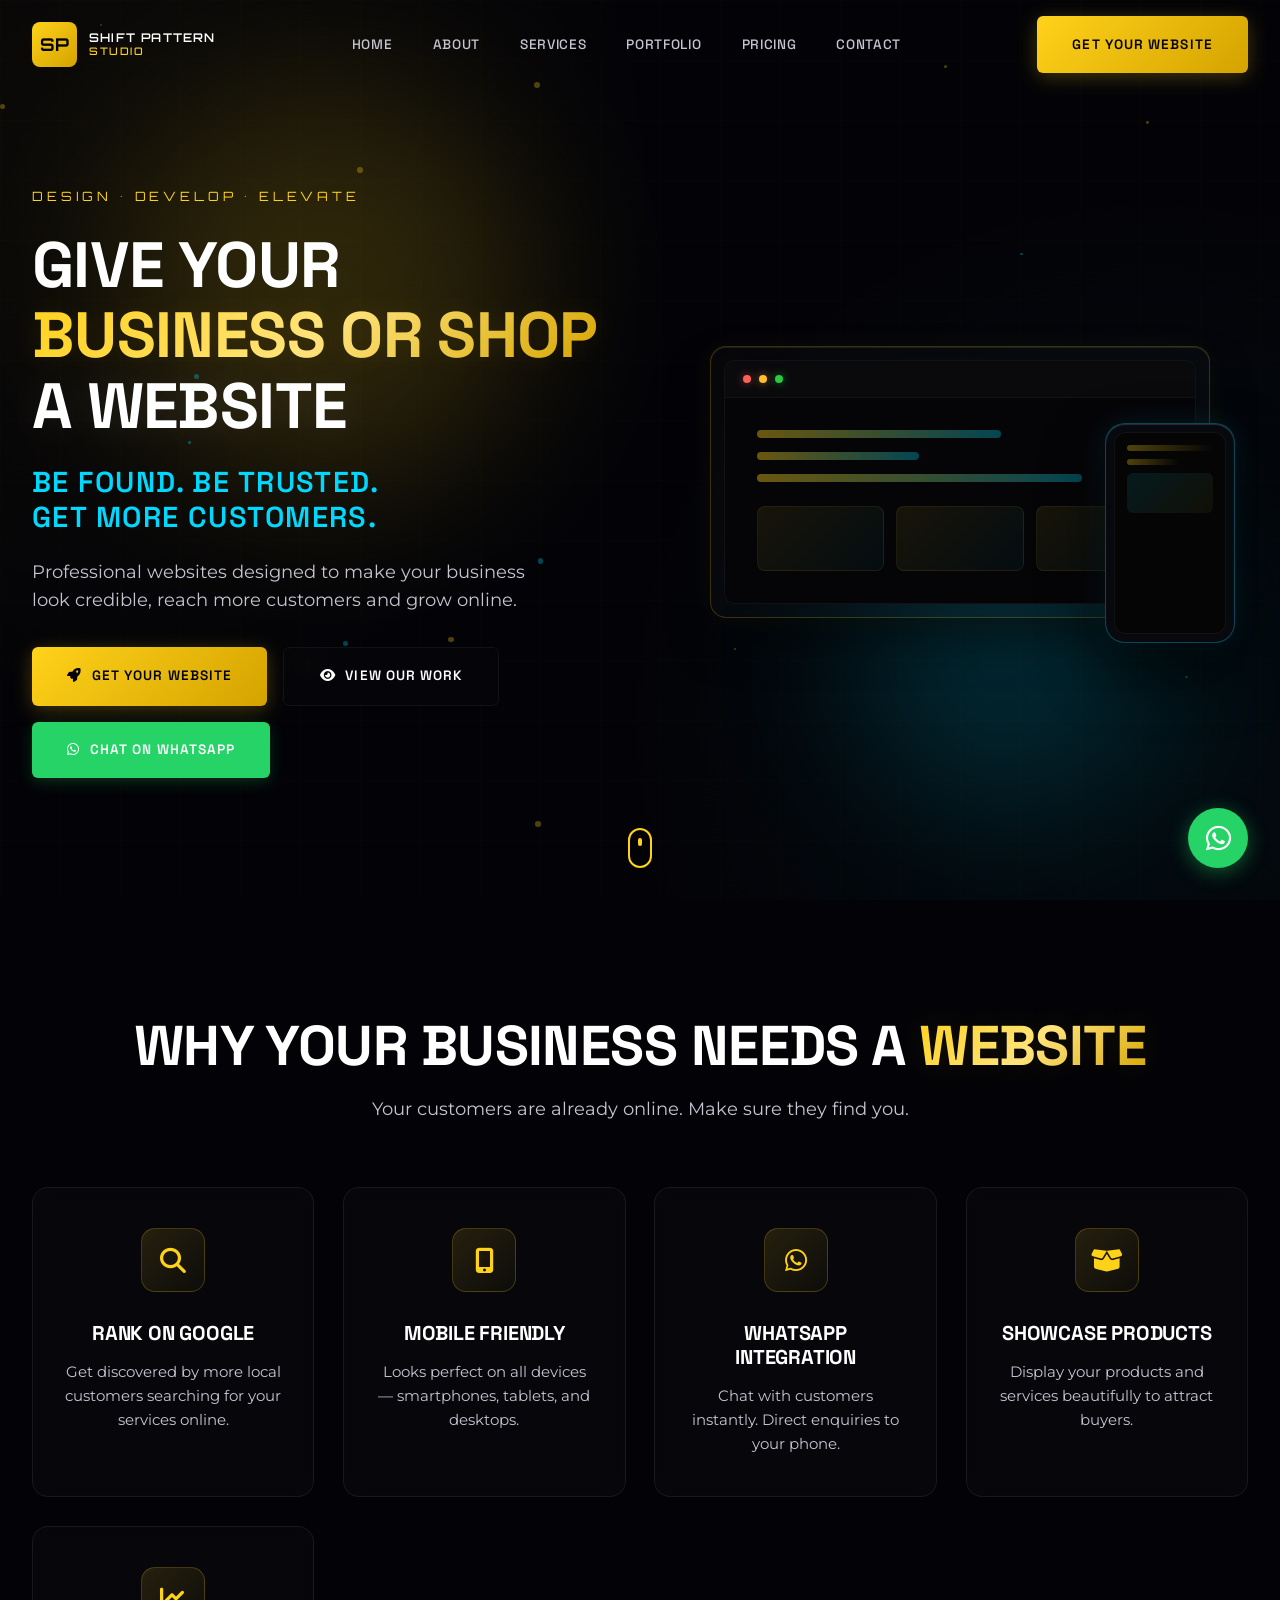
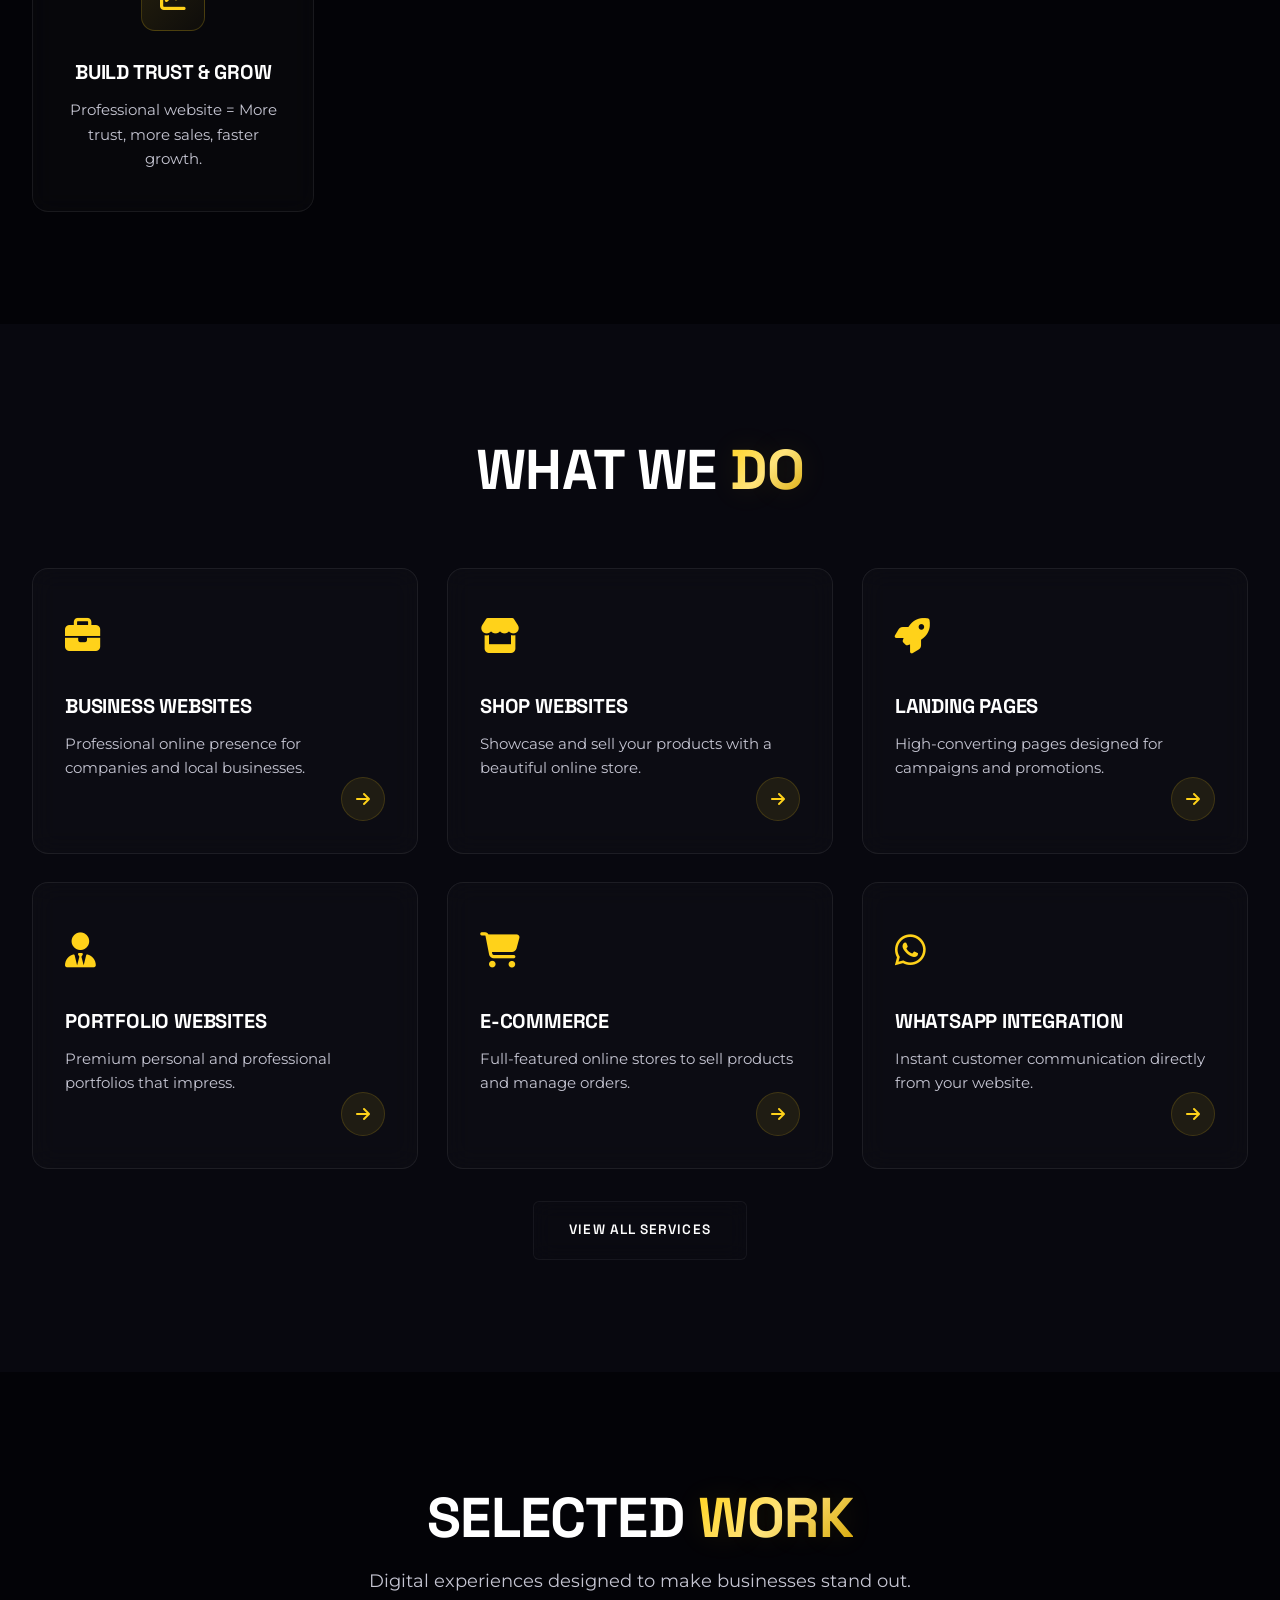
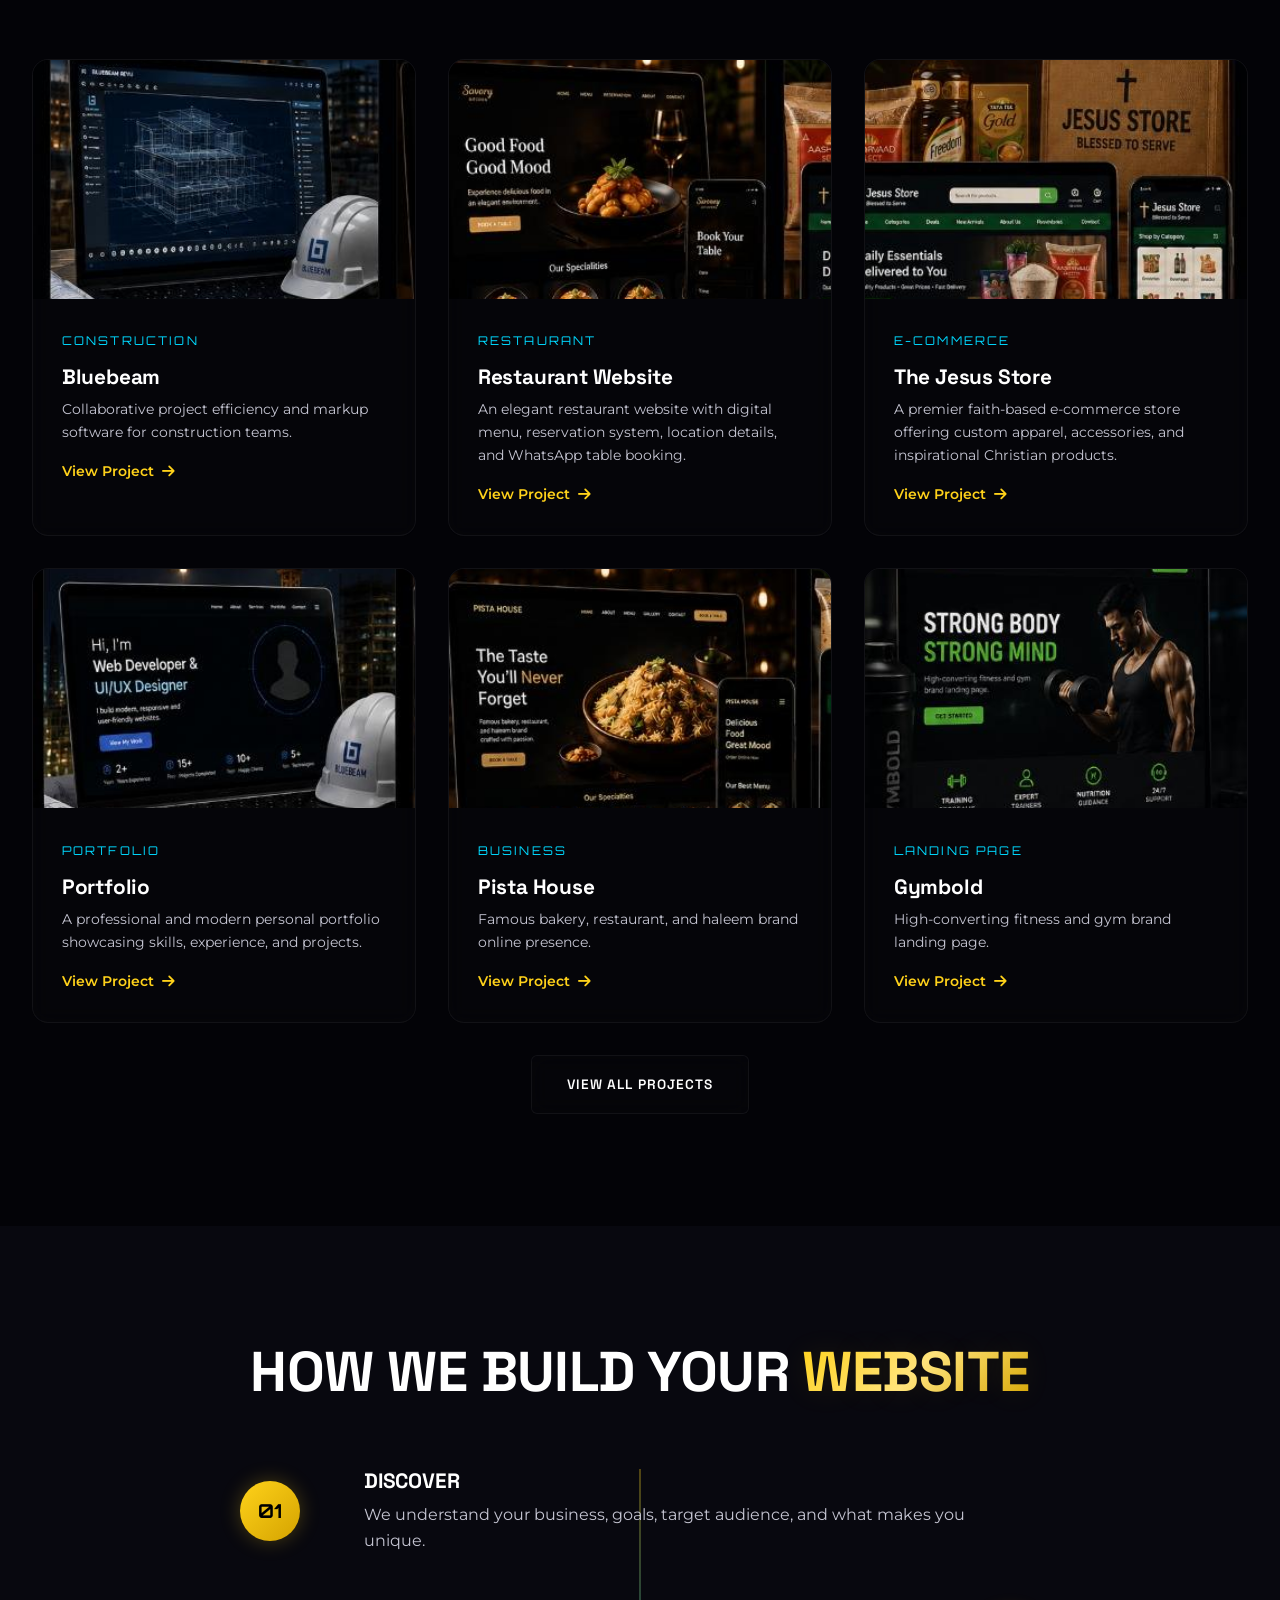
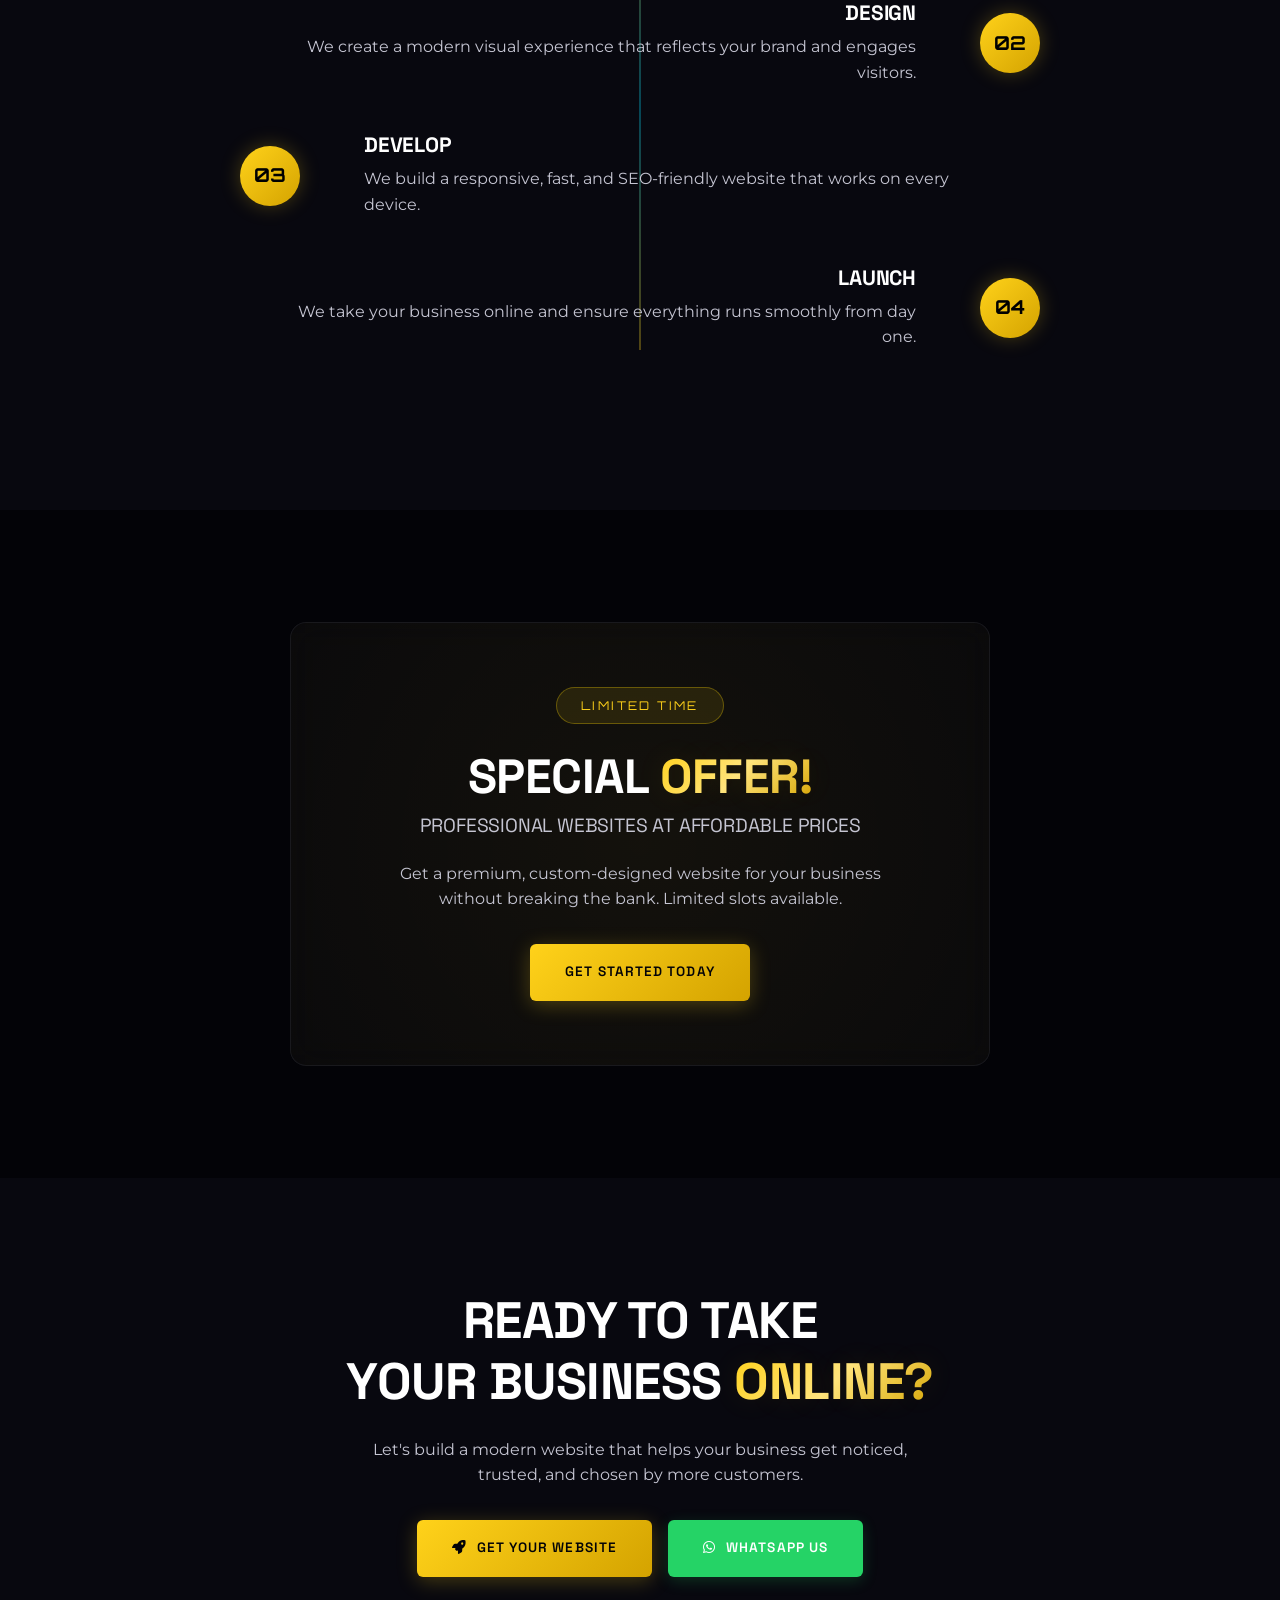
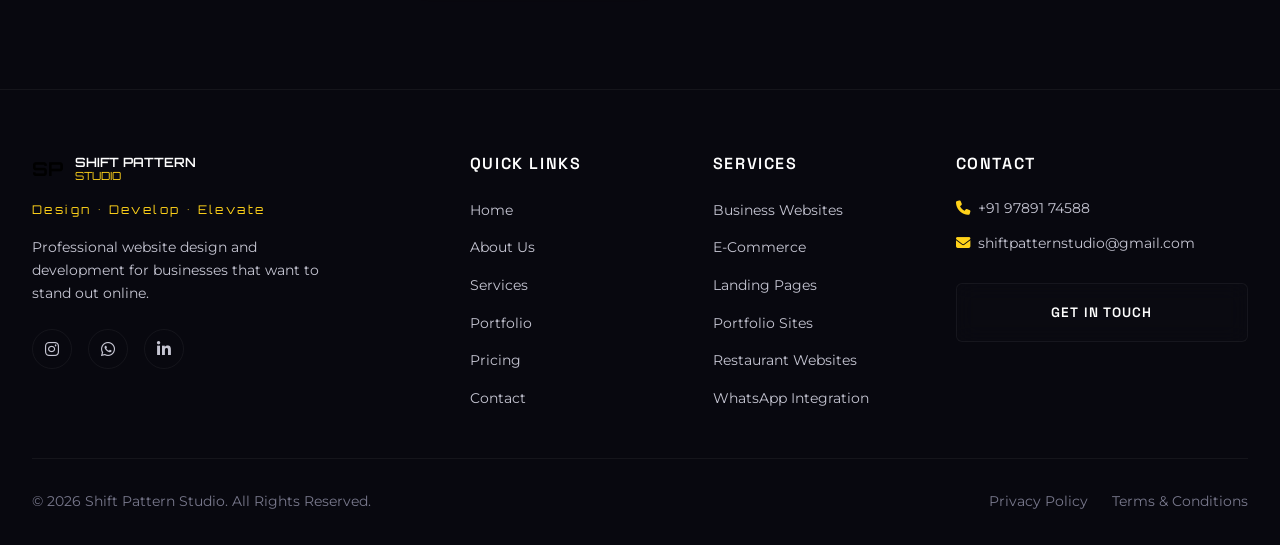
<file: index.html>
<!DOCTYPE html>
<html lang="en">
<head>
  <meta charset="UTF-8">
  <meta name="viewport" content="width=device-width, initial-scale=1.0">
  <meta name="description" content="Shift Pattern Studio creates modern, responsive websites for businesses, shops and brands. Design, Develop, Elevate your online presence.">
  <meta name="keywords" content="website design, web development, digital agency, business website, e-commerce, portfolio">
  <meta name="author" content="Shift Pattern Studio">
  <meta name="robots" content="index, follow">

  <!-- Open Graph -->
  <meta property="og:title" content="Shift Pattern Studio | Professional Website Design & Development">
  <meta property="og:description" content="Shift Pattern Studio creates modern, responsive websites for businesses, shops and brands. Design, Develop, Elevate your online presence.">
  <meta property="og:type" content="website">
  <meta property="og:url" content="https://shiftpatternstudio.com">
  <meta property="og:image" content="assets/logo/og-image.jpg">

  <!-- Twitter Card -->
  <meta name="twitter:card" content="summary_large_image">
  <meta name="twitter:title" content="Shift Pattern Studio | Professional Website Design & Development">
  <meta name="twitter:description" content="Shift Pattern Studio creates modern, responsive websites for businesses, shops and brands. Design, Develop, Elevate your online presence.">

  <title>Shift Pattern Studio | Professional Website Design & Development</title>

  <!-- Google Fonts -->
  <link rel="preconnect" href="https://fonts.googleapis.com">
  <link rel="preconnect" href="https://fonts.gstatic.com" crossorigin>
  <link href="https://fonts.googleapis.com/css2?family=Inter:wght@300;400;500;600&family=Montserrat:wght@400;500;600;700;800&family=Orbitron:wght@400;500;600;700&family=Space+Grotesk:wght@400;500;600;700&display=swap" rel="stylesheet">

  <!-- Font Awesome -->
  <link rel="stylesheet" href="https://cdnjs.cloudflare.com/ajax/libs/font-awesome/6.5.1/css/all.min.css">

  <!-- Stylesheets -->
  <link rel="stylesheet" href="css/style.css">
  <link rel="stylesheet" href="css/animations.css">
  <link rel="stylesheet" href="css/responsive.css">
</head>
<body>

  <!-- Navbar -->
  <nav class="navbar" role="navigation" aria-label="Main Navigation">
    <div class="container nav-container">
      <a href="index.html" class="nav-logo" aria-label="Shift Pattern Studio Home">
        <div class="logo-mark">
          <span class="logo-sp">SP</span>
        </div>
        <div class="logo-text">
          <span class="logo-name">SHIFT PATTERN</span>
          <span class="logo-studio">STUDIO</span>
        </div>
      </a>

      <div class="nav-links" role="menubar">
        <a href="index.html" role="menuitem">Home</a>
        <a href="about.html" role="menuitem">About</a>
        <a href="services.html" role="menuitem">Services</a>
        <a href="portfolio.html" role="menuitem">Portfolio</a>
        <a href="pricing.html" role="menuitem">Pricing</a>
        <a href="contact.html" role="menuitem">Contact</a>
      </div>

      <a href="contact.html" class="btn btn-primary nav-cta">Get Your Website</a>

      <button class="mobile-menu-btn" aria-label="Open Menu" aria-expanded="false">
        <span></span>
        <span></span>
        <span></span>
      </button>
    </div>
  </nav>

  <!-- Mobile Navigation -->
  <div class="mobile-nav" role="dialog" aria-label="Mobile Menu" aria-hidden="true">
    <button class="mobile-nav-close" aria-label="Close Menu">
      <i class="fas fa-times"></i>
    </button>
    <div class="mobile-nav-links">
      <a href="index.html">Home</a>
      <a href="about.html">About</a>
      <a href="services.html">Services</a>
      <a href="portfolio.html">Portfolio</a>
      <a href="pricing.html">Pricing</a>
      <a href="contact.html">Contact</a>
    </div>
    <a href="contact.html" class="btn btn-primary" style="margin-top: 2rem;">Get Your Website</a>
  </div>


  <!-- Hero Section -->
  <section class="hero" aria-label="Hero Section">
    <div class="glow-orb gold" style="top: 10%; left: 10%; width: 400px; height: 400px;"></div>
    <div class="glow-orb cyan" style="bottom: 10%; right: 10%; width: 300px; height: 300px;"></div>

    <div class="container hero-container">
      <div class="hero-content">
        <p class="hero-tagline hero-animate">DESIGN • DEVELOP • ELEVATE</p>
        <h1 class="hero-animate">
          GIVE YOUR<br>
          <span class="text-gradient-gold">BUSINESS OR SHOP</span><br>
          <span class="hero-white">A WEBSITE</span>
        </h1>
        <h2 class="hero-subtitle hero-animate">
          BE FOUND. BE TRUSTED.<br>GET MORE CUSTOMERS.
        </h2>
        <p class="hero-desc hero-animate">
          Professional websites designed to make your business look credible, reach more customers and grow online.
        </p>
        <div class="hero-buttons hero-animate">
          <a href="contact.html" class="btn btn-primary btn-shine glow-pulse">
            <i class="fas fa-rocket"></i> Get Your Website
          </a>
          <a href="portfolio.html" class="btn btn-outline">
            <i class="fas fa-eye"></i> View Our Work
          </a>
          <a href="#" class="btn btn-whatsapp" data-whatsapp>
            <i class="fab fa-whatsapp"></i> Chat on WhatsApp
          </a>
        </div>
      </div>

      <div class="hero-visual hero-animate">
        <div class="mockup-container floating">
          <div class="mockup-monitor liquid-glass">
            <div class="mockup-screen">
              <div class="mockup-header">
                <div class="mockup-dot red"></div>
                <div class="mockup-dot yellow"></div>
                <div class="mockup-dot green"></div>
              </div>
              <div class="mockup-content">
                <div class="mockup-line" style="width: 60%;"></div>
                <div class="mockup-line" style="width: 40%;"></div>
                <div class="mockup-line" style="width: 80%;"></div>
                <div class="mockup-grid">
                  <div class="mockup-card"></div>
                  <div class="mockup-card"></div>
                  <div class="mockup-card"></div>
                </div>
              </div>
            </div>
          </div>
          <div class="mockup-phone floating-delayed">
            <div class="mockup-phone-screen">
              <div class="mockup-phone-line"></div>
              <div class="mockup-phone-line" style="width: 60%;"></div>
              <div class="mockup-phone-card"></div>
            </div>
          </div>
        </div>
      </div>
    </div>

    <div class="hero-scroll">
      <div class="scroll-indicator">
        <span></span>
      </div>
    </div>
  </section>

  <!-- Why Website Section -->
  <section class="section-padding why-section" id="why">
    <div class="container">
      <div class="section-header reveal">
        <h2>WHY YOUR BUSINESS NEEDS A <span class="text-gradient-gold">WEBSITE</span></h2>
        <p>Your customers are already online. Make sure they find you.</p>
      </div>

      <div class="why-cards">
        <div class="why-card liquid-glass reveal stagger-1">
          <div class="why-icon">
            <i class="fas fa-search"></i>
          </div>
          <h3>RANK ON GOOGLE</h3>
          <p>Get discovered by more local customers searching for your services online.</p>
        </div>

        <div class="why-card liquid-glass reveal stagger-2">
          <div class="why-icon">
            <i class="fas fa-mobile-alt"></i>
          </div>
          <h3>MOBILE FRIENDLY</h3>
          <p>Looks perfect on all devices — smartphones, tablets, and desktops.</p>
        </div>

        <div class="why-card liquid-glass reveal stagger-3">
          <div class="why-icon">
            <i class="fab fa-whatsapp"></i>
          </div>
          <h3>WHATSAPP INTEGRATION</h3>
          <p>Chat with customers instantly. Direct enquiries to your phone.</p>
        </div>

        <div class="why-card liquid-glass reveal stagger-4">
          <div class="why-icon">
            <i class="fas fa-box-open"></i>
          </div>
          <h3>SHOWCASE PRODUCTS</h3>
          <p>Display your products and services beautifully to attract buyers.</p>
        </div>

        <div class="why-card liquid-glass reveal stagger-5">
          <div class="why-icon">
            <i class="fas fa-chart-line"></i>
          </div>
          <h3>BUILD TRUST & GROW</h3>
          <p>Professional website = More trust, more sales, faster growth.</p>
        </div>
      </div>
    </div>
  </section>

  <!-- Services Preview -->
  <section class="section-padding services-preview" style="background: var(--bg-secondary);">
    <div class="container">
      <div class="section-header reveal">
        <h2>WHAT WE <span class="text-gradient-gold">DO</span></h2>
      </div>

      <div class="services-grid">
        <div class="service-card liquid-glass reveal stagger-1 card-hover">
          <div class="service-icon"><i class="fas fa-briefcase"></i></div>
          <h3>BUSINESS WEBSITES</h3>
          <p>Professional online presence for companies and local businesses.</p>
          <a href="services.html" class="service-arrow"><i class="fas fa-arrow-right"></i></a>
        </div>

        <div class="service-card liquid-glass reveal stagger-2 card-hover">
          <div class="service-icon"><i class="fas fa-store"></i></div>
          <h3>SHOP WEBSITES</h3>
          <p>Showcase and sell your products with a beautiful online store.</p>
          <a href="services.html" class="service-arrow"><i class="fas fa-arrow-right"></i></a>
        </div>

        <div class="service-card liquid-glass reveal stagger-3 card-hover">
          <div class="service-icon"><i class="fas fa-rocket"></i></div>
          <h3>LANDING PAGES</h3>
          <p>High-converting pages designed for campaigns and promotions.</p>
          <a href="services.html" class="service-arrow"><i class="fas fa-arrow-right"></i></a>
        </div>

        <div class="service-card liquid-glass reveal stagger-4 card-hover">
          <div class="service-icon"><i class="fas fa-user-tie"></i></div>
          <h3>PORTFOLIO WEBSITES</h3>
          <p>Premium personal and professional portfolios that impress.</p>
          <a href="services.html" class="service-arrow"><i class="fas fa-arrow-right"></i></a>
        </div>

        <div class="service-card liquid-glass reveal stagger-5 card-hover">
          <div class="service-icon"><i class="fas fa-shopping-cart"></i></div>
          <h3>E-COMMERCE</h3>
          <p>Full-featured online stores to sell products and manage orders.</p>
          <a href="services.html" class="service-arrow"><i class="fas fa-arrow-right"></i></a>
        </div>

        <div class="service-card liquid-glass reveal stagger-6 card-hover">
          <div class="service-icon"><i class="fab fa-whatsapp"></i></div>
          <h3>WHATSAPP INTEGRATION</h3>
          <p>Instant customer communication directly from your website.</p>
          <a href="services.html" class="service-arrow"><i class="fas fa-arrow-right"></i></a>
        </div>
      </div>

      <div class="text-center mt-4 reveal">
        <a href="services.html" class="btn btn-outline">View All Services</a>
      </div>
    </div>
  </section>

  <!-- Portfolio Preview -->
  <section class="section-padding portfolio-preview">
    <div class="container">
      <div class="section-header reveal">
        <h2>SELECTED <span class="text-gradient-gold">WORK</span></h2>
        <p>Digital experiences designed to make businesses stand out.</p>
      </div>

      <div class="portfolio-grid home-portfolio">
        <div class="portfolio-card reveal stagger-1">
          <a href="https://www.bluebeam.com/" target="_blank" style="display: block; color: inherit;">
            <div class="portfolio-image img-zoom">
              <img src="assets/projects/mjr.jpg" alt="Bluebeam" style="width: 100%; height: 280px; object-fit: cover;">
              <div class="portfolio-overlay">
                <span class="btn btn-primary btn-shine">View Project</span>
              </div>
            </div>
          </a>
          <div class="portfolio-info">
            <span class="portfolio-category">Construction</span>
            <h3><a href="https://www.bluebeam.com/" target="_blank">Bluebeam</a></h3>
            <p>Collaborative project efficiency and markup software for construction teams.</p>
          </div>
        </div>

        <div class="portfolio-card reveal stagger-2">
          <a href="https://www.nagarjunarestaurants.com/" target="_blank" style="display: block; color: inherit;">
            <div class="portfolio-image img-zoom">
              <img src="assets/projects/restaurant.jpg" alt="Restaurant Website" style="width: 100%; height: 280px; object-fit: cover;">
              <div class="portfolio-overlay">
                <span class="btn btn-primary btn-shine">View Project</span>
              </div>
            </div>
          </a>
          <div class="portfolio-info">
            <span class="portfolio-category">Restaurant</span>
            <h3><a href="https://www.nagarjunarestaurants.com/" target="_blank">Restaurant Website</a></h3>
            <p>Elegant dining experience with digital menu and reservations.</p>
          </div>
        </div>

        <div class="portfolio-card reveal stagger-3">
          <a href="https://jesus-store.vercel.app/" target="_blank" style="display: block; color: inherit;">
            <div class="portfolio-image img-zoom">
              <img src="assets/projects/fashion.jpg" alt="The Jesus Store" style="width: 100%; height: 280px; object-fit: cover;">
              <div class="portfolio-overlay">
                <span class="btn btn-primary btn-shine">View Project</span>
              </div>
            </div>
          </a>
          <div class="portfolio-info">
            <span class="portfolio-category">E-Commerce</span>
            <h3><a href="https://jesus-store.vercel.app/" target="_blank">The Jesus Store</a></h3>
            <p>A premier faith-based e-commerce store featuring custom apparel and products.</p>
          </div>
        </div>

        <div class="portfolio-card reveal stagger-4">
          <a href="https://abish-portfolio.vercel.app/" target="_blank" style="display: block; color: inherit;">
            <div class="portfolio-image img-zoom">
              <img src="assets/projects/portfolio.jpg" alt="Portfolio" style="width: 100%; height: 280px; object-fit: cover;">
              <div class="portfolio-overlay">
                <span class="btn btn-primary btn-shine">View Project</span>
              </div>
            </div>
          </a>
          <div class="portfolio-info">
            <span class="portfolio-category">Portfolio</span>
            <h3><a href="https://abish-portfolio.vercel.app/" target="_blank">Portfolio</a></h3>
            <p>A professional and modern personal portfolio showcasing skills and projects.</p>
          </div>
        </div>

        <div class="portfolio-card reveal stagger-5">
          <a href="https://pistahouse.in/?srsltid=AfmBOopT3vreIKfw1TTPHSdC5XXbDSBJ6Ev73g-A-jjvZrhahANQG2_C" target="_blank" style="display: block; color: inherit;">
            <div class="portfolio-image img-zoom">
              <img src="assets/projects/business.jpg" alt="Pista House" style="width: 100%; height: 280px; object-fit: cover;">
              <div class="portfolio-overlay">
                <span class="btn btn-primary btn-shine">View Project</span>
              </div>
            </div>
          </a>
          <div class="portfolio-info">
            <span class="portfolio-category">Business</span>
            <h3><a href="https://pistahouse.in/?srsltid=AfmBOopT3vreIKfw1TTPHSdC5XXbDSBJ6Ev73g-A-jjvZrhahANQG2_C" target="_blank">Pista House</a></h3>
            <p>Famous bakery, restaurant, and haleem brand online presence.</p>
          </div>
        </div>

        <div class="portfolio-card reveal stagger-6">
          <a href="https://gymbold.netlify.app/" target="_blank" style="display: block; color: inherit;">
            <div class="portfolio-image img-zoom">
              <img src="assets/projects/product.jpg" alt="Gymbold" style="width: 100%; height: 280px; object-fit: cover;">
              <div class="portfolio-overlay">
                <span class="btn btn-primary btn-shine">View Project</span>
              </div>
            </div>
          </a>
          <div class="portfolio-info">
            <span class="portfolio-category">Landing Page</span>
            <h3><a href="https://gymbold.netlify.app/" target="_blank">Gymbold</a></h3>
            <p>High-converting fitness and gym brand landing page.</p>
          </div>
        </div>
      </div>

      <div class="text-center mt-4 reveal">
        <a href="portfolio.html" class="btn btn-outline">View All Projects</a>
      </div>
    </div>
  </section>

  <!-- Process Section -->
  <section class="section-padding process-section" style="background: var(--bg-secondary);">
    <div class="container">
      <div class="section-header reveal">
        <h2>HOW WE BUILD YOUR <span class="text-gradient-gold">WEBSITE</span></h2>
      </div>

      <div class="process-timeline">
        <div class="process-step reveal">
          <div class="process-number">01</div>
          <div class="process-content">
            <h3>DISCOVER</h3>
            <p>We understand your business, goals, target audience, and what makes you unique.</p>
          </div>
        </div>

        <div class="process-step reveal">
          <div class="process-number">02</div>
          <div class="process-content">
            <h3>DESIGN</h3>
            <p>We create a modern visual experience that reflects your brand and engages visitors.</p>
          </div>
        </div>

        <div class="process-step reveal">
          <div class="process-number">03</div>
          <div class="process-content">
            <h3>DEVELOP</h3>
            <p>We build a responsive, fast, and SEO-friendly website that works on every device.</p>
          </div>
        </div>

        <div class="process-step reveal">
          <div class="process-number">04</div>
          <div class="process-content">
            <h3>LAUNCH</h3>
            <p>We take your business online and ensure everything runs smoothly from day one.</p>
          </div>
        </div>
      </div>
    </div>
  </section>

  <!-- Offer Section -->
  <section class="section-padding offer-section">
    <div class="container">
      <div class="offer-content liquid-glass reveal">
        <div class="offer-badge">LIMITED TIME</div>
        <h2>SPECIAL <span class="text-gradient-gold">OFFER!</span></h2>
        <h3>PROFESSIONAL WEBSITES AT AFFORDABLE PRICES</h3>
        <p>Get a premium, custom-designed website for your business without breaking the bank. Limited slots available.</p>
        <a href="contact.html" class="btn btn-primary btn-shine glow-pulse">GET STARTED TODAY</a>
      </div>
    </div>
  </section>

  <!-- Final CTA -->
  <section class="section-padding final-cta" style="background: var(--bg-secondary);">
    <div class="container text-center">
      <div class="reveal">
        <h2>READY TO TAKE<br>YOUR BUSINESS <span class="text-gradient-gold">ONLINE?</span></h2>
        <p class="mt-2" style="color: var(--text-secondary); max-width: 600px; margin: 1.5rem auto;">
          Let's build a modern website that helps your business get noticed, trusted, and chosen by more customers.
        </p>
        <div class="hero-buttons" style="justify-content: center; margin-top: 2rem;">
          <a href="contact.html" class="btn btn-primary btn-shine glow-pulse">
            <i class="fas fa-rocket"></i> Get Your Website
          </a>
          <a href="#" class="btn btn-whatsapp" data-whatsapp>
            <i class="fab fa-whatsapp"></i> WhatsApp Us
          </a>
        </div>
      </div>
    </div>
  </section>


  <!-- Footer -->
  <footer class="footer">
    <div class="container">
      <div class="footer-grid">
        <div class="footer-brand">
          <a href="index.html" class="footer-logo">
            <span class="logo-sp">SP</span>
            <div>
              <span>SHIFT PATTERN</span>
              <span>STUDIO</span>
            </div>
          </a>
          <p class="footer-tagline">Design • Develop • Elevate</p>
          <p class="footer-desc">Professional website design and development for businesses that want to stand out online.</p>
          <div class="footer-social">
            <a href="#" aria-label="Instagram"><i class="fab fa-instagram"></i></a>
            <a href="#" data-whatsapp aria-label="WhatsApp"><i class="fab fa-whatsapp"></i></a>
            <a href="#" aria-label="LinkedIn"><i class="fab fa-linkedin-in"></i></a>
          </div>
        </div>

        <div class="footer-links">
          <h4>Quick Links</h4>
          <ul>
            <li><a href="index.html">Home</a></li>
            <li><a href="about.html">About Us</a></li>
            <li><a href="services.html">Services</a></li>
            <li><a href="portfolio.html">Portfolio</a></li>
            <li><a href="pricing.html">Pricing</a></li>
            <li><a href="contact.html">Contact</a></li>
          </ul>
        </div>

        <div class="footer-links">
          <h4>Services</h4>
          <ul>
            <li><a href="services.html">Business Websites</a></li>
            <li><a href="services.html">E-Commerce</a></li>
            <li><a href="services.html">Landing Pages</a></li>
            <li><a href="services.html">Portfolio Sites</a></li>
            <li><a href="services.html">Restaurant Websites</a></li>
            <li><a href="services.html">WhatsApp Integration</a></li>
          </ul>
        </div>

        <div class="footer-contact">
          <h4>Contact</h4>
          <p><i class="fas fa-phone"></i> +91 97891 74588</p>
          <p><i class="fas fa-envelope"></i> <a href="mailto:shiftpatternstudio@gmail.com">shiftpatternstudio@gmail.com</a></p>
          <a href="contact.html" class="btn btn-outline" style="margin-top: 1rem; width: 100%;">Get in Touch</a>
        </div>
      </div>

      <div class="footer-bottom">
        <p>&copy; <span class="current-year">2026</span> Shift Pattern Studio. All Rights Reserved.</p>
        <div class="footer-legal">
          <a href="privacy.html">Privacy Policy</a>
          <a href="terms.html">Terms & Conditions</a>
        </div>
      </div>
    </div>
  </footer>

  <!-- WhatsApp Float Button -->
  <a href="#" class="whatsapp-float" data-whatsapp aria-label="Chat on WhatsApp">
    <i class="fab fa-whatsapp"></i>
  </a>

  <!-- Background Effects -->
  <div class="bg-grid" aria-hidden="true"></div>
  <div class="particles" aria-hidden="true"></div>

  <!-- Scripts -->
  <script src="js/main.js"></script>
  <script src="js/animations.js"></script>
  <script src="js/portfolio.js?v=1.1"></script>
  <script src="js/contact.js"></script>
</body>
</html>
</file>
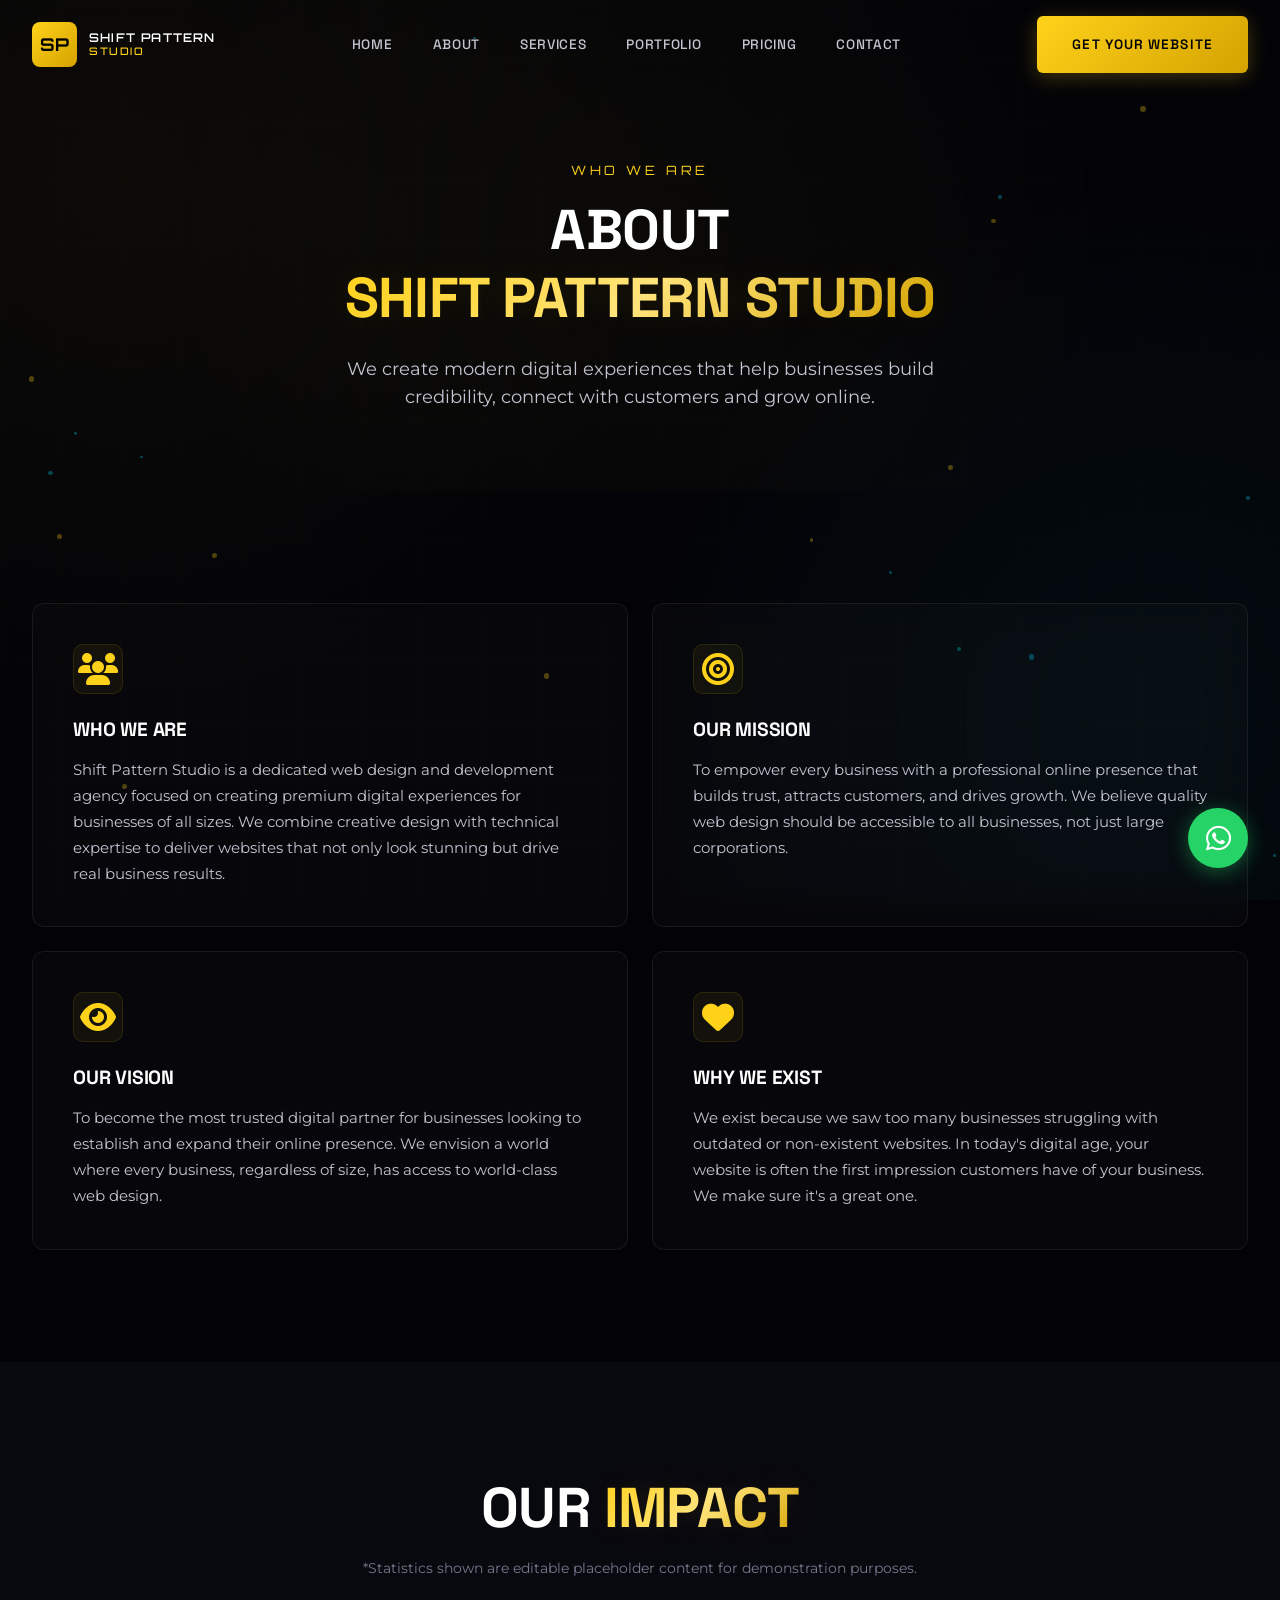
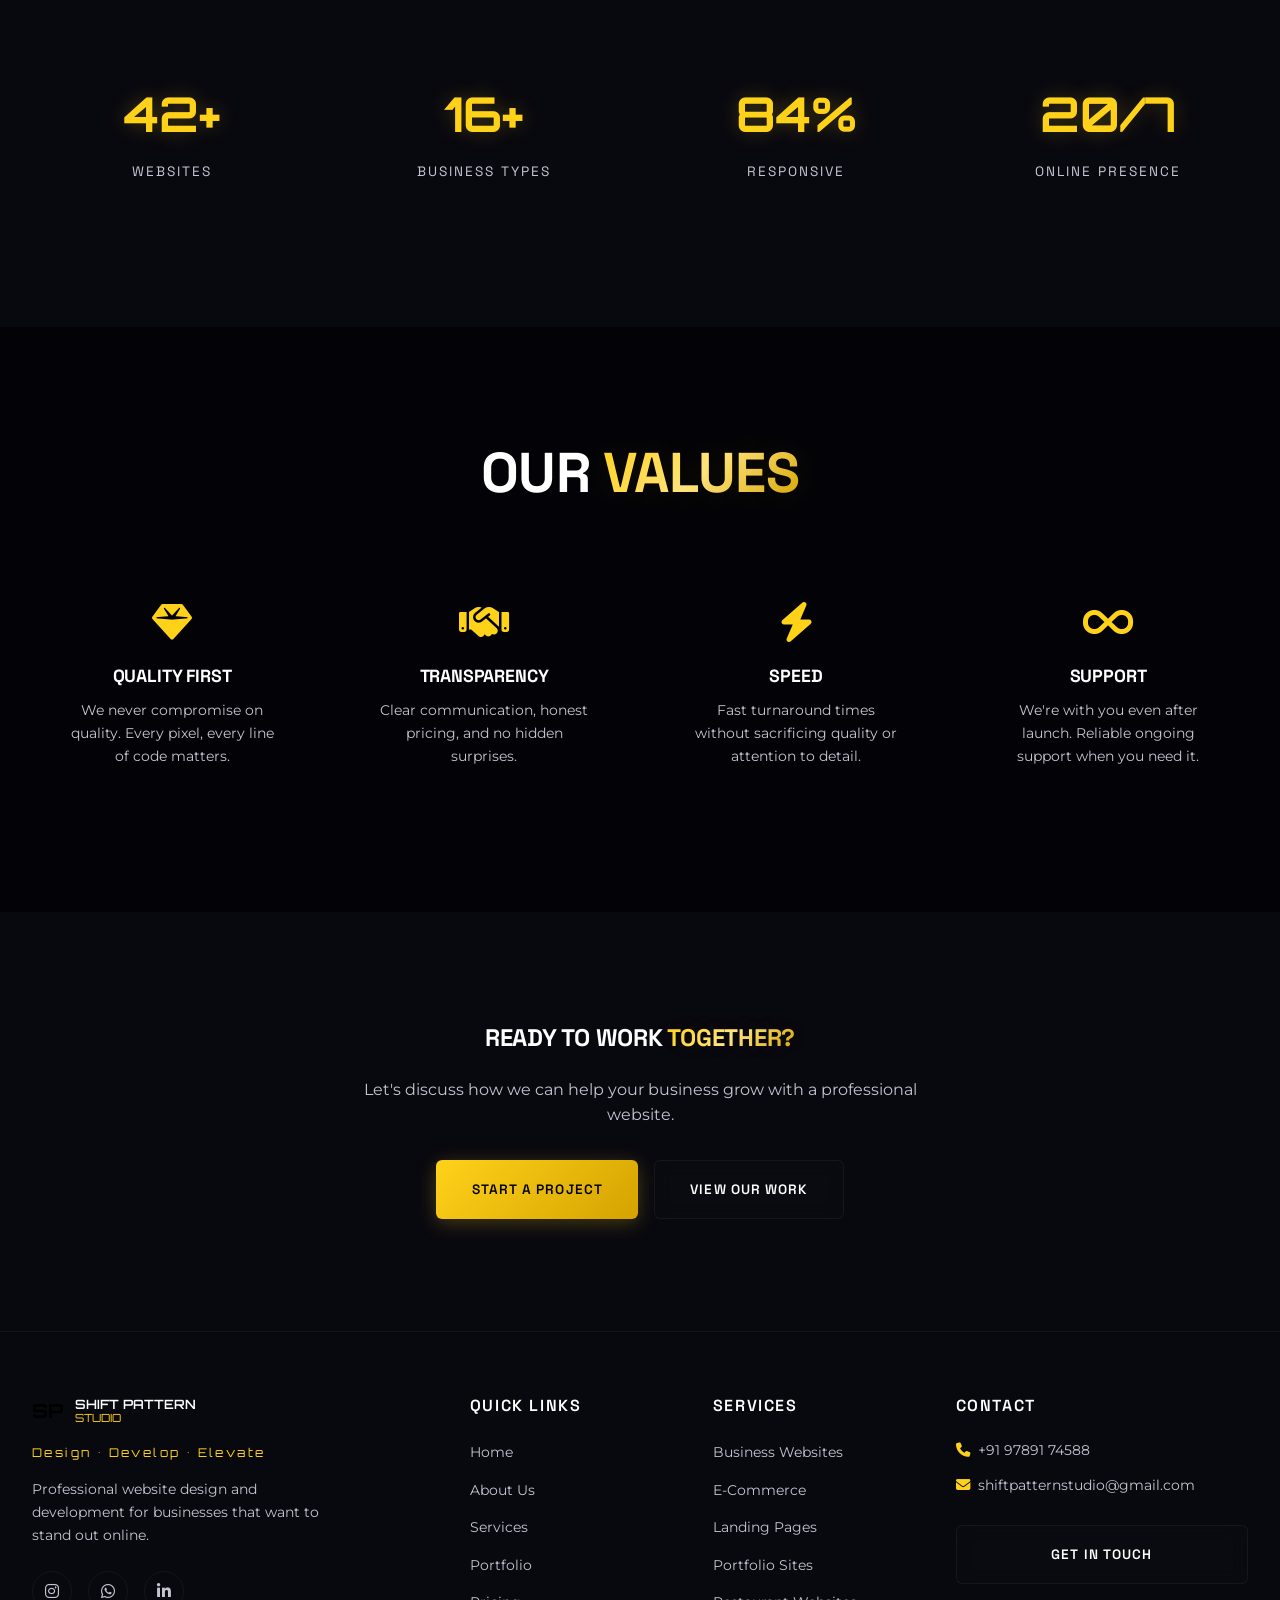
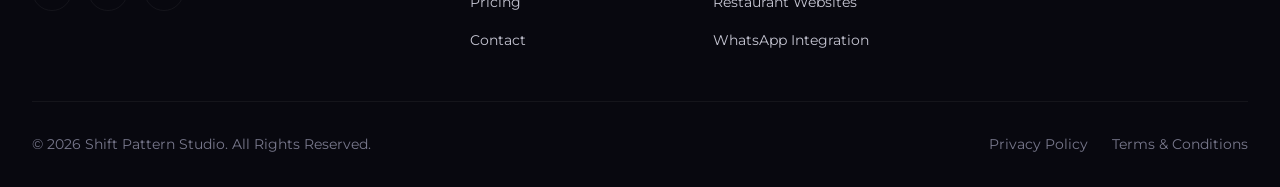
<file: about.html>
<!DOCTYPE html>
<html lang="en">
<head>
  <meta charset="UTF-8">
  <meta name="viewport" content="width=device-width, initial-scale=1.0">
  <meta name="description" content="Learn about Shift Pattern Studio. We create modern digital experiences that help businesses build credibility, connect with customers and grow online.">
  <meta name="keywords" content="website design, web development, digital agency, business website, e-commerce, portfolio">
  <meta name="author" content="Shift Pattern Studio">
  <meta name="robots" content="index, follow">

  <!-- Open Graph -->
  <meta property="og:title" content="About Us | Shift Pattern Studio - Website Design Agency">
  <meta property="og:description" content="Learn about Shift Pattern Studio. We create modern digital experiences that help businesses build credibility, connect with customers and grow online.">
  <meta property="og:type" content="website">
  <meta property="og:url" content="https://shiftpatternstudio.com">
  <meta property="og:image" content="assets/logo/og-image.jpg">

  <!-- Twitter Card -->
  <meta name="twitter:card" content="summary_large_image">
  <meta name="twitter:title" content="About Us | Shift Pattern Studio - Website Design Agency">
  <meta name="twitter:description" content="Learn about Shift Pattern Studio. We create modern digital experiences that help businesses build credibility, connect with customers and grow online.">

  <title>About Us | Shift Pattern Studio - Website Design Agency</title>

  <!-- Google Fonts -->
  <link rel="preconnect" href="https://fonts.googleapis.com">
  <link rel="preconnect" href="https://fonts.gstatic.com" crossorigin>
  <link href="https://fonts.googleapis.com/css2?family=Inter:wght@300;400;500;600&family=Montserrat:wght@400;500;600;700;800&family=Orbitron:wght@400;500;600;700&family=Space+Grotesk:wght@400;500;600;700&display=swap" rel="stylesheet">

  <!-- Font Awesome -->
  <link rel="stylesheet" href="https://cdnjs.cloudflare.com/ajax/libs/font-awesome/6.5.1/css/all.min.css">

  <!-- Stylesheets -->
  <link rel="stylesheet" href="css/style.css">
  <link rel="stylesheet" href="css/animations.css">
  <link rel="stylesheet" href="css/responsive.css">
</head>
<body>

  <!-- Navbar -->
  <nav class="navbar" role="navigation" aria-label="Main Navigation">
    <div class="container nav-container">
      <a href="index.html" class="nav-logo" aria-label="Shift Pattern Studio Home">
        <div class="logo-mark">
          <span class="logo-sp">SP</span>
        </div>
        <div class="logo-text">
          <span class="logo-name">SHIFT PATTERN</span>
          <span class="logo-studio">STUDIO</span>
        </div>
      </a>

      <div class="nav-links" role="menubar">
        <a href="index.html" role="menuitem">Home</a>
        <a href="about.html" role="menuitem">About</a>
        <a href="services.html" role="menuitem">Services</a>
        <a href="portfolio.html" role="menuitem">Portfolio</a>
        <a href="pricing.html" role="menuitem">Pricing</a>
        <a href="contact.html" role="menuitem">Contact</a>
      </div>

      <a href="contact.html" class="btn btn-primary nav-cta">Get Your Website</a>

      <button class="mobile-menu-btn" aria-label="Open Menu" aria-expanded="false">
        <span></span>
        <span></span>
        <span></span>
      </button>
    </div>
  </nav>

  <!-- Mobile Navigation -->
  <div class="mobile-nav" role="dialog" aria-label="Mobile Menu" aria-hidden="true">
    <button class="mobile-nav-close" aria-label="Close Menu">
      <i class="fas fa-times"></i>
    </button>
    <div class="mobile-nav-links">
      <a href="index.html">Home</a>
      <a href="about.html">About</a>
      <a href="services.html">Services</a>
      <a href="portfolio.html">Portfolio</a>
      <a href="pricing.html">Pricing</a>
      <a href="contact.html">Contact</a>
    </div>
    <a href="contact.html" class="btn btn-primary" style="margin-top: 2rem;">Get Your Website</a>
  </div>


  <!-- About Hero -->
  <section class="page-hero about-hero">
    <div class="container text-center">
      <p class="page-tagline reveal">WHO WE ARE</p>
      <h1 class="reveal">ABOUT<br><span class="text-gradient-gold">SHIFT PATTERN STUDIO</span></h1>
      <p class="page-desc reveal">
        We create modern digital experiences that help businesses build credibility, connect with customers and grow online.
      </p>
    </div>
  </section>

  <!-- About Content -->
  <section class="section-padding">
    <div class="container">
      <div class="about-grid">
        <div class="about-card liquid-glass reveal">
          <div class="about-icon"><i class="fas fa-users"></i></div>
          <h3>WHO WE ARE</h3>
          <p>Shift Pattern Studio is a dedicated web design and development agency focused on creating premium digital experiences for businesses of all sizes. We combine creative design with technical expertise to deliver websites that not only look stunning but drive real business results.</p>
        </div>

        <div class="about-card liquid-glass reveal stagger-1">
          <div class="about-icon"><i class="fas fa-bullseye"></i></div>
          <h3>OUR MISSION</h3>
          <p>To empower every business with a professional online presence that builds trust, attracts customers, and drives growth. We believe quality web design should be accessible to all businesses, not just large corporations.</p>
        </div>

        <div class="about-card liquid-glass reveal stagger-2">
          <div class="about-icon"><i class="fas fa-eye"></i></div>
          <h3>OUR VISION</h3>
          <p>To become the most trusted digital partner for businesses looking to establish and expand their online presence. We envision a world where every business, regardless of size, has access to world-class web design.</p>
        </div>

        <div class="about-card liquid-glass reveal stagger-3">
          <div class="about-icon"><i class="fas fa-heart"></i></div>
          <h3>WHY WE EXIST</h3>
          <p>We exist because we saw too many businesses struggling with outdated or non-existent websites. In today's digital age, your website is often the first impression customers have of your business. We make sure it's a great one.</p>
        </div>
      </div>
    </div>
  </section>

  <!-- Stats Section -->
  <section class="section-padding stats-section" style="background: var(--bg-secondary);">
    <div class="container">
      <div class="section-header reveal">
        <h2>OUR <span class="text-gradient-gold">IMPACT</span></h2>
        <p style="color: var(--text-muted); font-size: 0.9rem;">*Statistics shown are editable placeholder content for demonstration purposes.</p>
      </div>

      <div class="stats-grid">
        <div class="stat-item reveal">
          <div class="stat-number">
            <span class="counter" data-target="50" data-suffix="+">0</span>
          </div>
          <div class="stat-label">WEBSITES</div>
        </div>

        <div class="stat-item reveal stagger-1">
          <div class="stat-number">
            <span class="counter" data-target="20" data-suffix="+">0</span>
          </div>
          <div class="stat-label">BUSINESS TYPES</div>
        </div>

        <div class="stat-item reveal stagger-2">
          <div class="stat-number">
            <span class="counter" data-target="100" data-suffix="%">0</span>
          </div>
          <div class="stat-label">RESPONSIVE</div>
        </div>

        <div class="stat-item reveal stagger-3">
          <div class="stat-number">
            <span class="counter" data-target="24" data-suffix="/7">0</span>
          </div>
          <div class="stat-label">ONLINE PRESENCE</div>
        </div>
      </div>
    </div>
  </section>

  <!-- Values Section -->
  <section class="section-padding">
    <div class="container">
      <div class="section-header reveal">
        <h2>OUR <span class="text-gradient-gold">VALUES</span></h2>
      </div>

      <div class="values-grid">
        <div class="value-item reveal">
          <i class="fas fa-gem"></i>
          <h4>QUALITY FIRST</h4>
          <p>We never compromise on quality. Every pixel, every line of code matters.</p>
        </div>

        <div class="value-item reveal stagger-1">
          <i class="fas fa-handshake"></i>
          <h4>TRANSPARENCY</h4>
          <p>Clear communication, honest pricing, and no hidden surprises.</p>
        </div>

        <div class="value-item reveal stagger-2">
          <i class="fas fa-bolt"></i>
          <h4>SPEED</h4>
          <p>Fast turnaround times without sacrificing quality or attention to detail.</p>
        </div>

        <div class="value-item reveal stagger-3">
          <i class="fas fa-infinity"></i>
          <h4>SUPPORT</h4>
          <p>We're with you even after launch. Reliable ongoing support when you need it.</p>
        </div>
      </div>
    </div>
  </section>

  <!-- CTA Section -->
  <section class="section-padding" style="background: var(--bg-secondary);">
    <div class="container text-center">
      <div class="reveal">
        <h2>READY TO WORK <span class="text-gradient-gold">TOGETHER?</span></h2>
        <p class="mt-2" style="color: var(--text-secondary); max-width: 600px; margin: 1.5rem auto;">
          Let's discuss how we can help your business grow with a professional website.
        </p>
        <div class="hero-buttons" style="justify-content: center; margin-top: 2rem;">
          <a href="contact.html" class="btn btn-primary btn-shine">Start a Project</a>
          <a href="portfolio.html" class="btn btn-outline">View Our Work</a>
        </div>
      </div>
    </div>
  </section>


  <!-- Footer -->
  <footer class="footer">
    <div class="container">
      <div class="footer-grid">
        <div class="footer-brand">
          <a href="index.html" class="footer-logo">
            <span class="logo-sp">SP</span>
            <div>
              <span>SHIFT PATTERN</span>
              <span>STUDIO</span>
            </div>
          </a>
          <p class="footer-tagline">Design • Develop • Elevate</p>
          <p class="footer-desc">Professional website design and development for businesses that want to stand out online.</p>
          <div class="footer-social">
            <a href="#" aria-label="Instagram"><i class="fab fa-instagram"></i></a>
            <a href="#" data-whatsapp aria-label="WhatsApp"><i class="fab fa-whatsapp"></i></a>
            <a href="#" aria-label="LinkedIn"><i class="fab fa-linkedin-in"></i></a>
          </div>
        </div>

        <div class="footer-links">
          <h4>Quick Links</h4>
          <ul>
            <li><a href="index.html">Home</a></li>
            <li><a href="about.html">About Us</a></li>
            <li><a href="services.html">Services</a></li>
            <li><a href="portfolio.html">Portfolio</a></li>
            <li><a href="pricing.html">Pricing</a></li>
            <li><a href="contact.html">Contact</a></li>
          </ul>
        </div>

        <div class="footer-links">
          <h4>Services</h4>
          <ul>
            <li><a href="services.html">Business Websites</a></li>
            <li><a href="services.html">E-Commerce</a></li>
            <li><a href="services.html">Landing Pages</a></li>
            <li><a href="services.html">Portfolio Sites</a></li>
            <li><a href="services.html">Restaurant Websites</a></li>
            <li><a href="services.html">WhatsApp Integration</a></li>
          </ul>
        </div>

        <div class="footer-contact">
          <h4>Contact</h4>
          <p><i class="fas fa-phone"></i> +91 97891 74588</p>
          <p><i class="fas fa-envelope"></i> <a href="mailto:shiftpatternstudio@gmail.com">shiftpatternstudio@gmail.com</a></p>
          <a href="contact.html" class="btn btn-outline" style="margin-top: 1rem; width: 100%;">Get in Touch</a>
        </div>
      </div>

      <div class="footer-bottom">
        <p>&copy; <span class="current-year">2026</span> Shift Pattern Studio. All Rights Reserved.</p>
        <div class="footer-legal">
          <a href="privacy.html">Privacy Policy</a>
          <a href="terms.html">Terms & Conditions</a>
        </div>
      </div>
    </div>
  </footer>

  <!-- WhatsApp Float Button -->
  <a href="#" class="whatsapp-float" data-whatsapp aria-label="Chat on WhatsApp">
    <i class="fab fa-whatsapp"></i>
  </a>

  <!-- Background Effects -->
  <div class="bg-grid" aria-hidden="true"></div>
  <div class="particles" aria-hidden="true"></div>

  <!-- Scripts -->
  <script src="js/main.js"></script>
  <script src="js/animations.js"></script>
  <script src="js/portfolio.js"></script>
  <script src="js/contact.js"></script>
</body>
</html>
</file>
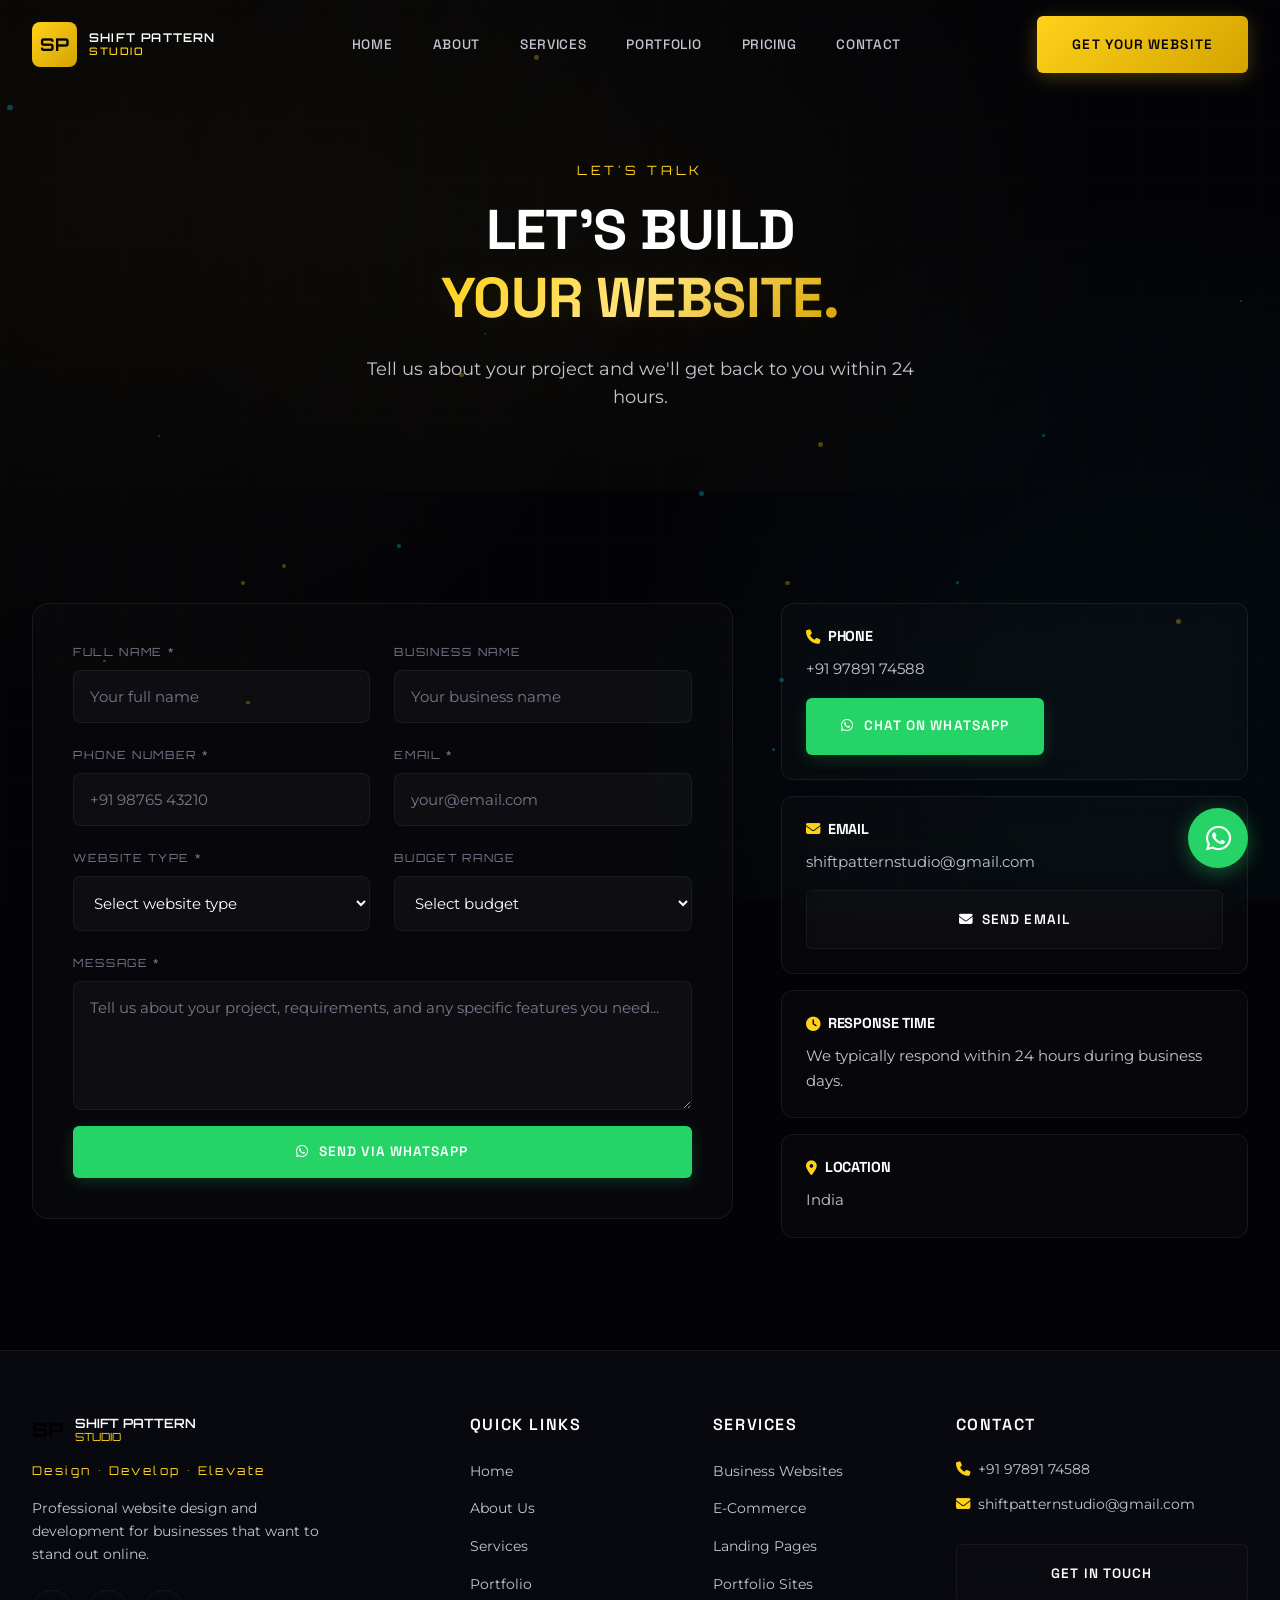
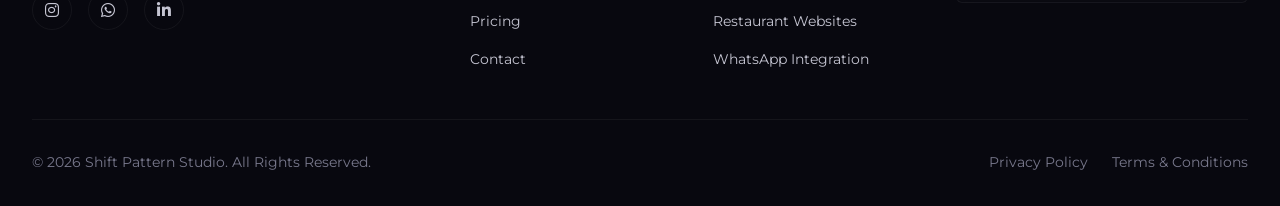
<file: contact.html>
<!DOCTYPE html>
<html lang="en">
<head>
  <meta charset="UTF-8">
  <meta name="viewport" content="width=device-width, initial-scale=1.0">
  <meta name="description" content="Contact Shift Pattern Studio for professional website design services. Get a free quote for your business website today.">
  <meta name="keywords" content="website design, web development, digital agency, business website, e-commerce, portfolio">
  <meta name="author" content="Shift Pattern Studio">
  <meta name="robots" content="index, follow">

  <!-- Open Graph -->
  <meta property="og:title" content="Contact Us | Shift Pattern Studio - Get Your Website">
  <meta property="og:description" content="Contact Shift Pattern Studio for professional website design services. Get a free quote for your business website today.">
  <meta property="og:type" content="website">
  <meta property="og:url" content="https://shiftpatternstudio.com">
  <meta property="og:image" content="assets/logo/og-image.jpg">

  <!-- Twitter Card -->
  <meta name="twitter:card" content="summary_large_image">
  <meta name="twitter:title" content="Contact Us | Shift Pattern Studio - Get Your Website">
  <meta name="twitter:description" content="Contact Shift Pattern Studio for professional website design services. Get a free quote for your business website today.">

  <title>Contact Us | Shift Pattern Studio - Get Your Website</title>

  <!-- Google Fonts -->
  <link rel="preconnect" href="https://fonts.googleapis.com">
  <link rel="preconnect" href="https://fonts.gstatic.com" crossorigin>
  <link href="https://fonts.googleapis.com/css2?family=Inter:wght@300;400;500;600&family=Montserrat:wght@400;500;600;700;800&family=Orbitron:wght@400;500;600;700&family=Space+Grotesk:wght@400;500;600;700&display=swap" rel="stylesheet">

  <!-- Font Awesome -->
  <link rel="stylesheet" href="https://cdnjs.cloudflare.com/ajax/libs/font-awesome/6.5.1/css/all.min.css">

  <!-- Stylesheets -->
  <link rel="stylesheet" href="css/style.css">
  <link rel="stylesheet" href="css/animations.css">
  <link rel="stylesheet" href="css/responsive.css">
</head>
<body>

  <!-- Navbar -->
  <nav class="navbar" role="navigation" aria-label="Main Navigation">
    <div class="container nav-container">
      <a href="index.html" class="nav-logo" aria-label="Shift Pattern Studio Home">
        <div class="logo-mark">
          <span class="logo-sp">SP</span>
        </div>
        <div class="logo-text">
          <span class="logo-name">SHIFT PATTERN</span>
          <span class="logo-studio">STUDIO</span>
        </div>
      </a>

      <div class="nav-links" role="menubar">
        <a href="index.html" role="menuitem">Home</a>
        <a href="about.html" role="menuitem">About</a>
        <a href="services.html" role="menuitem">Services</a>
        <a href="portfolio.html" role="menuitem">Portfolio</a>
        <a href="pricing.html" role="menuitem">Pricing</a>
        <a href="contact.html" role="menuitem">Contact</a>
      </div>

      <a href="contact.html" class="btn btn-primary nav-cta">Get Your Website</a>

      <button class="mobile-menu-btn" aria-label="Open Menu" aria-expanded="false">
        <span></span>
        <span></span>
        <span></span>
      </button>
    </div>
  </nav>

  <!-- Mobile Navigation -->
  <div class="mobile-nav" role="dialog" aria-label="Mobile Menu" aria-hidden="true">
    <button class="mobile-nav-close" aria-label="Close Menu">
      <i class="fas fa-times"></i>
    </button>
    <div class="mobile-nav-links">
      <a href="index.html">Home</a>
      <a href="about.html">About</a>
      <a href="services.html">Services</a>
      <a href="portfolio.html">Portfolio</a>
      <a href="pricing.html">Pricing</a>
      <a href="contact.html">Contact</a>
    </div>
    <a href="contact.html" class="btn btn-primary" style="margin-top: 2rem;">Get Your Website</a>
  </div>


  <!-- Contact Hero -->
  <section class="page-hero">
    <div class="container text-center">
      <p class="page-tagline reveal">LET'S TALK</p>
      <h1 class="reveal">LET'S BUILD<br><span class="text-gradient-gold">YOUR WEBSITE.</span></h1>
      <p class="page-desc reveal">Tell us about your project and we'll get back to you within 24 hours.</p>
    </div>
  </section>

  <!-- Contact Section -->
  <section class="section-padding">
    <div class="container">
      <div class="contact-grid">

        <div class="contact-form-wrapper reveal">
          <form id="contactForm" class="contact-form liquid-glass" novalidate>
            <div class="form-row">
              <div class="form-group">
                <label for="name">FULL NAME *</label>
                <input type="text" id="name" name="name" required placeholder="Your full name">
              </div>
              <div class="form-group">
                <label for="business">BUSINESS NAME</label>
                <input type="text" id="business" name="business" placeholder="Your business name">
              </div>
            </div>

            <div class="form-row">
              <div class="form-group">
                <label for="phone">PHONE NUMBER *</label>
                <input type="tel" id="phone" name="phone" required placeholder="+91 98765 43210">
              </div>
              <div class="form-group">
                <label for="email">EMAIL *</label>
                <input type="email" id="email" name="email" required placeholder="your@email.com">
              </div>
            </div>

            <div class="form-row">
              <div class="form-group">
                <label for="type">WEBSITE TYPE *</label>
                <select id="type" name="type" required>
                  <option value="">Select website type</option>
                  <option value="Business Website">Business Website</option>
                  <option value="Restaurant Website">Restaurant Website</option>
                  <option value="Construction Website">Construction Website</option>
                  <option value="E-Commerce">E-Commerce</option>
                  <option value="Portfolio">Portfolio</option>
                  <option value="Landing Page">Landing Page</option>
                  <option value="Other">Other</option>
                </select>
              </div>
              <div class="form-group">
                <label for="budget">BUDGET RANGE</label>
                <select id="budget" name="budget">
                  <option value="">Select budget</option>
                  <option value="Under ₹10,000">Under ₹10,000</option>
                  <option value="₹10,000 - ₹25,000">₹10,000 - ₹25,000</option>
                  <option value="₹25,000 - ₹50,000">₹25,000 - ₹50,000</option>
                  <option value="₹50,000+">₹50,000+</option>
                </select>
              </div>
            </div>

            <div class="form-group">
              <label for="message">MESSAGE *</label>
              <textarea id="message" name="message" rows="5" required placeholder="Tell us about your project, requirements, and any specific features you need..."></textarea>
            </div>

            <div class="form-actions" style="display: block;">
              <button type="button" id="whatsappFormBtn" class="btn btn-whatsapp btn-shine" style="width: 100%;">
                <i class="fab fa-whatsapp"></i> SEND VIA WHATSAPP
              </button>
            </div>
          </form>
        </div>

        <div class="contact-info reveal stagger-1">
          <div class="contact-info-card liquid-glass">
            <h3><i class="fas fa-phone text-gold"></i> PHONE</h3>
            <p>+91 97891 74588</p>
            <a href="#" class="btn btn-whatsapp" data-whatsapp style="margin-top: 1rem;">
              <i class="fab fa-whatsapp"></i> Chat on WhatsApp
            </a>
          </div>

          <div class="contact-info-card liquid-glass">
            <h3><i class="fas fa-envelope text-gold"></i> EMAIL</h3>
            <p>shiftpatternstudio@gmail.com</p>
            <a href="mailto:shiftpatternstudio@gmail.com" class="btn btn-outline btn-shine" style="margin-top: 1rem; width: 100%; display: inline-flex; justify-content: center; gap: 0.5rem;">
              <i class="fas fa-envelope"></i> Send Email
            </a>
          </div>

          <div class="contact-info-card liquid-glass">
            <h3><i class="fas fa-clock text-gold"></i> RESPONSE TIME</h3>
            <p>We typically respond within 24 hours during business days.</p>
          </div>

          <div class="contact-info-card liquid-glass">
            <h3><i class="fas fa-map-marker-alt text-gold"></i> LOCATION</h3>
            <p>India</p>
          </div>
        </div>

      </div>
    </div>
  </section>


  <!-- Footer -->
  <footer class="footer">
    <div class="container">
      <div class="footer-grid">
        <div class="footer-brand">
          <a href="index.html" class="footer-logo">
            <span class="logo-sp">SP</span>
            <div>
              <span>SHIFT PATTERN</span>
              <span>STUDIO</span>
            </div>
          </a>
          <p class="footer-tagline">Design • Develop • Elevate</p>
          <p class="footer-desc">Professional website design and development for businesses that want to stand out online.</p>
          <div class="footer-social">
            <a href="#" aria-label="Instagram"><i class="fab fa-instagram"></i></a>
            <a href="#" data-whatsapp aria-label="WhatsApp"><i class="fab fa-whatsapp"></i></a>
            <a href="#" aria-label="LinkedIn"><i class="fab fa-linkedin-in"></i></a>
          </div>
        </div>

        <div class="footer-links">
          <h4>Quick Links</h4>
          <ul>
            <li><a href="index.html">Home</a></li>
            <li><a href="about.html">About Us</a></li>
            <li><a href="services.html">Services</a></li>
            <li><a href="portfolio.html">Portfolio</a></li>
            <li><a href="pricing.html">Pricing</a></li>
            <li><a href="contact.html">Contact</a></li>
          </ul>
        </div>

        <div class="footer-links">
          <h4>Services</h4>
          <ul>
            <li><a href="services.html">Business Websites</a></li>
            <li><a href="services.html">E-Commerce</a></li>
            <li><a href="services.html">Landing Pages</a></li>
            <li><a href="services.html">Portfolio Sites</a></li>
            <li><a href="services.html">Restaurant Websites</a></li>
            <li><a href="services.html">WhatsApp Integration</a></li>
          </ul>
        </div>

        <div class="footer-contact">
          <h4>Contact</h4>
          <p><i class="fas fa-phone"></i> +91 97891 74588</p>
          <p><i class="fas fa-envelope"></i> <a href="mailto:shiftpatternstudio@gmail.com">shiftpatternstudio@gmail.com</a></p>
          <a href="contact.html" class="btn btn-outline" style="margin-top: 1rem; width: 100%;">Get in Touch</a>
        </div>
      </div>

      <div class="footer-bottom">
        <p>&copy; <span class="current-year">2026</span> Shift Pattern Studio. All Rights Reserved.</p>
        <div class="footer-legal">
          <a href="privacy.html">Privacy Policy</a>
          <a href="terms.html">Terms & Conditions</a>
        </div>
      </div>
    </div>
  </footer>

  <!-- WhatsApp Float Button -->
  <a href="#" class="whatsapp-float" data-whatsapp aria-label="Chat on WhatsApp">
    <i class="fab fa-whatsapp"></i>
  </a>

  <!-- Background Effects -->
  <div class="bg-grid" aria-hidden="true"></div>
  <div class="particles" aria-hidden="true"></div>

  <!-- Scripts -->
  <script src="js/main.js"></script>
  <script src="js/animations.js"></script>
  <script src="js/portfolio.js"></script>
  <script src="js/contact.js"></script>
</body>
</html>
</file>
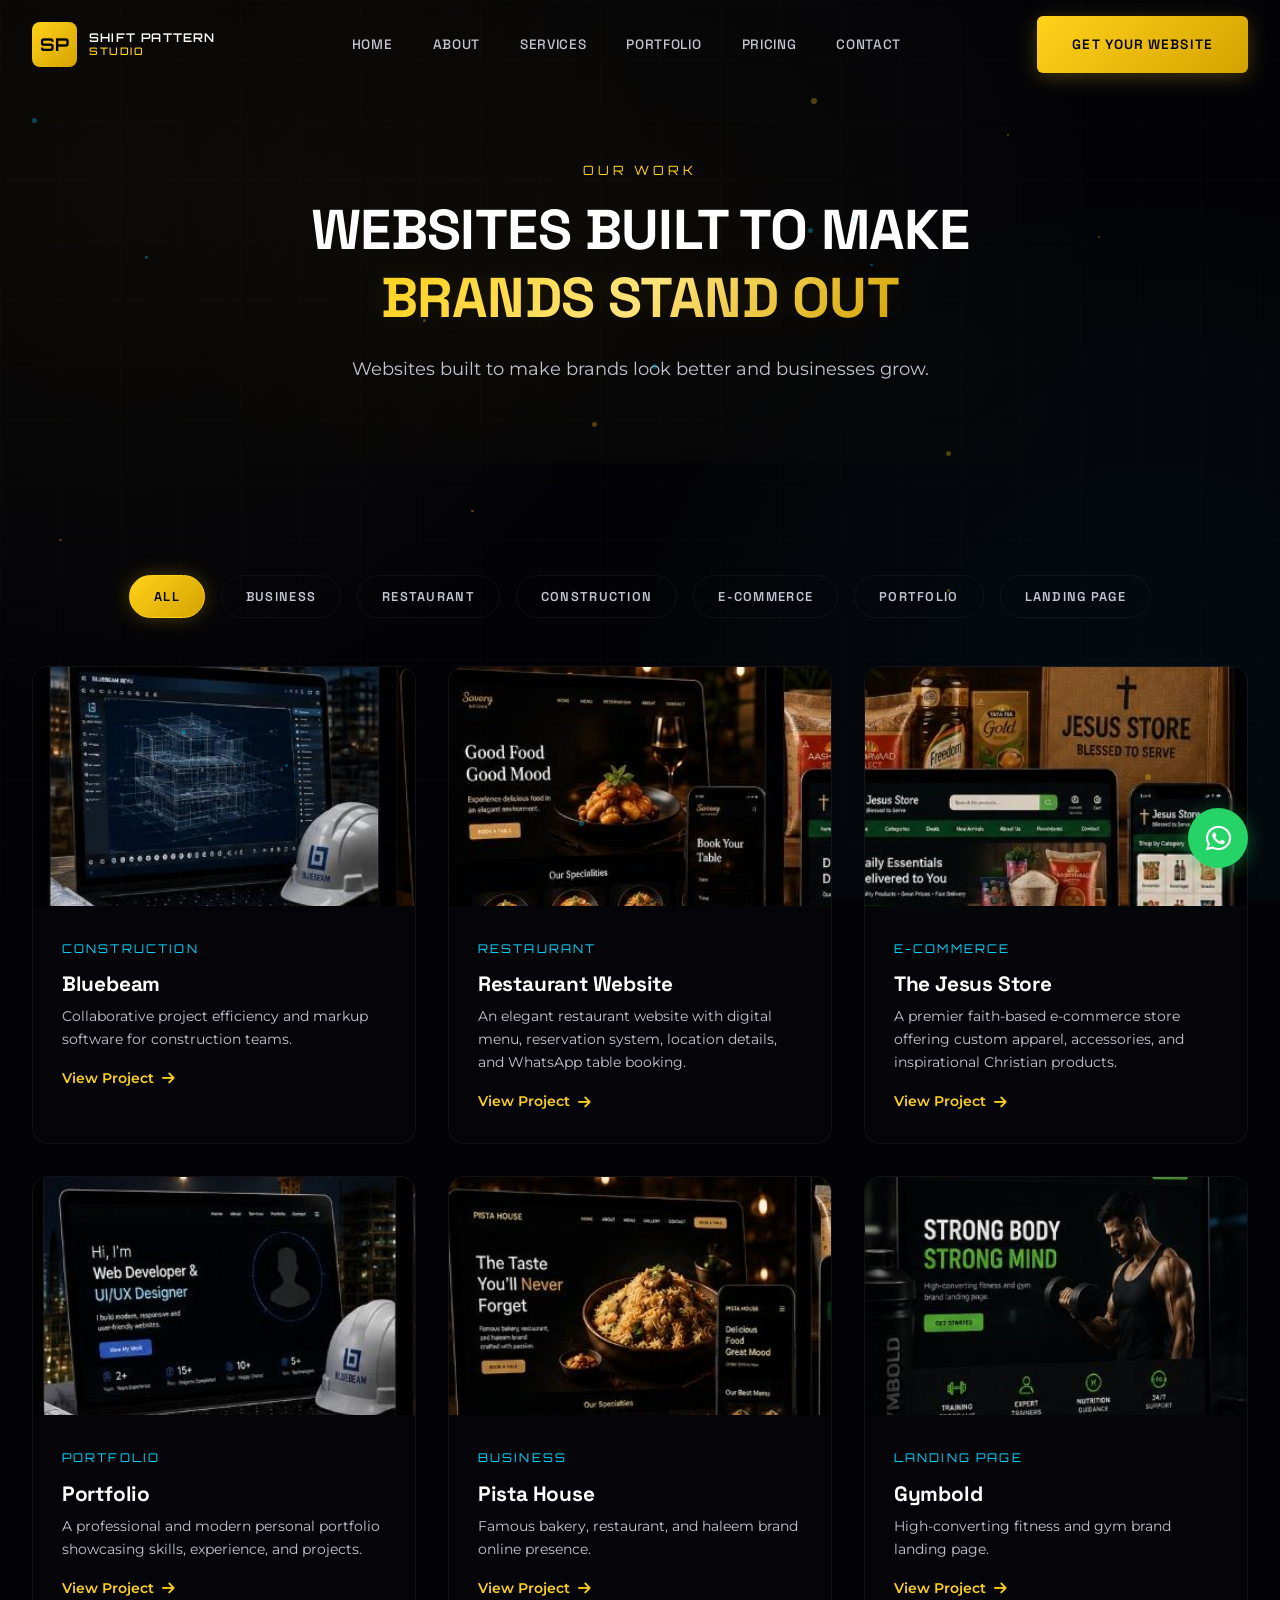
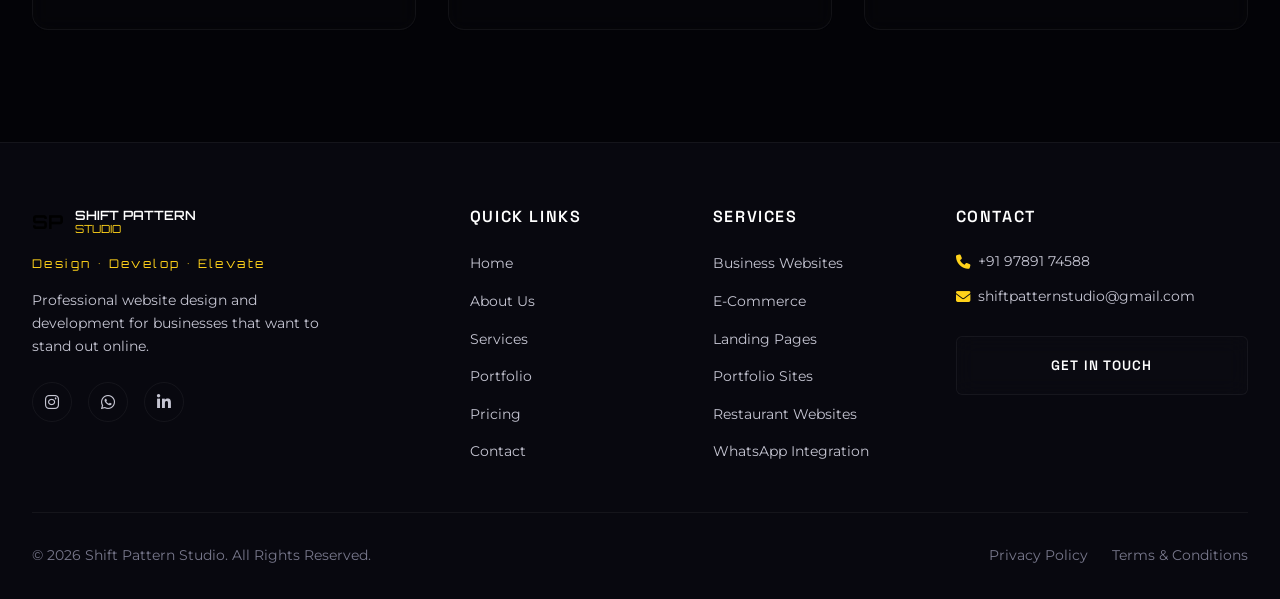
<file: portfolio.html>
<!DOCTYPE html>
<html lang="en">
<head>
  <meta charset="UTF-8">
  <meta name="viewport" content="width=device-width, initial-scale=1.0">
  <meta name="description" content="View our portfolio of professional websites built for businesses, restaurants, construction companies, e-commerce stores, and more.">
  <meta name="keywords" content="website design, web development, digital agency, business website, e-commerce, portfolio">
  <meta name="author" content="Shift Pattern Studio">
  <meta name="robots" content="index, follow">

  <!-- Open Graph -->
  <meta property="og:title" content="Our Portfolio | Shift Pattern Studio - Website Design Work">
  <meta property="og:description" content="View our portfolio of professional websites built for businesses, restaurants, construction companies, e-commerce stores, and more.">
  <meta property="og:type" content="website">
  <meta property="og:url" content="https://shiftpatternstudio.com">
  <meta property="og:image" content="assets/logo/og-image.jpg">

  <!-- Twitter Card -->
  <meta name="twitter:card" content="summary_large_image">
  <meta name="twitter:title" content="Our Portfolio | Shift Pattern Studio - Website Design Work">
  <meta name="twitter:description" content="View our portfolio of professional websites built for businesses, restaurants, construction companies, e-commerce stores, and more.">

  <title>Our Portfolio | Shift Pattern Studio - Website Design Work</title>

  <!-- Google Fonts -->
  <link rel="preconnect" href="https://fonts.googleapis.com">
  <link rel="preconnect" href="https://fonts.gstatic.com" crossorigin>
  <link href="https://fonts.googleapis.com/css2?family=Inter:wght@300;400;500;600&family=Montserrat:wght@400;500;600;700;800&family=Orbitron:wght@400;500;600;700&family=Space+Grotesk:wght@400;500;600;700&display=swap" rel="stylesheet">

  <!-- Font Awesome -->
  <link rel="stylesheet" href="https://cdnjs.cloudflare.com/ajax/libs/font-awesome/6.5.1/css/all.min.css">

  <!-- Stylesheets -->
  <link rel="stylesheet" href="css/style.css">
  <link rel="stylesheet" href="css/animations.css">
  <link rel="stylesheet" href="css/responsive.css">
</head>
<body>

  <!-- Navbar -->
  <nav class="navbar" role="navigation" aria-label="Main Navigation">
    <div class="container nav-container">
      <a href="index.html" class="nav-logo" aria-label="Shift Pattern Studio Home">
        <div class="logo-mark">
          <span class="logo-sp">SP</span>
        </div>
        <div class="logo-text">
          <span class="logo-name">SHIFT PATTERN</span>
          <span class="logo-studio">STUDIO</span>
        </div>
      </a>

      <div class="nav-links" role="menubar">
        <a href="index.html" role="menuitem">Home</a>
        <a href="about.html" role="menuitem">About</a>
        <a href="services.html" role="menuitem">Services</a>
        <a href="portfolio.html" role="menuitem">Portfolio</a>
        <a href="pricing.html" role="menuitem">Pricing</a>
        <a href="contact.html" role="menuitem">Contact</a>
      </div>

      <a href="contact.html" class="btn btn-primary nav-cta">Get Your Website</a>

      <button class="mobile-menu-btn" aria-label="Open Menu" aria-expanded="false">
        <span></span>
        <span></span>
        <span></span>
      </button>
    </div>
  </nav>

  <!-- Mobile Navigation -->
  <div class="mobile-nav" role="dialog" aria-label="Mobile Menu" aria-hidden="true">
    <button class="mobile-nav-close" aria-label="Close Menu">
      <i class="fas fa-times"></i>
    </button>
    <div class="mobile-nav-links">
      <a href="index.html">Home</a>
      <a href="about.html">About</a>
      <a href="services.html">Services</a>
      <a href="portfolio.html">Portfolio</a>
      <a href="pricing.html">Pricing</a>
      <a href="contact.html">Contact</a>
    </div>
    <a href="contact.html" class="btn btn-primary" style="margin-top: 2rem;">Get Your Website</a>
  </div>


  <!-- Portfolio Hero -->
  <section class="page-hero">
    <div class="container text-center">
      <p class="page-tagline reveal">OUR WORK</p>
      <h1 class="reveal">WEBSITES BUILT TO MAKE<br><span class="text-gradient-gold">BRANDS STAND OUT</span></h1>
      <p class="page-desc reveal">Websites built to make brands look better and businesses grow.</p>
    </div>
  </section>

  <!-- Portfolio Grid -->
  <section class="section-padding">
    <div class="container">
      <div class="filter-buttons reveal">
        <button class="filter-btn active" data-filter="all">ALL</button>
        <button class="filter-btn" data-filter="business">BUSINESS</button>
        <button class="filter-btn" data-filter="restaurant">RESTAURANT</button>
        <button class="filter-btn" data-filter="construction">CONSTRUCTION</button>
        <button class="filter-btn" data-filter="e-commerce">E-COMMERCE</button>
        <button class="filter-btn" data-filter="portfolio">PORTFOLIO</button>
        <button class="filter-btn" data-filter="landing page">LANDING PAGE</button>
      </div>

      <div class="portfolio-grid">
        <!-- Projects rendered via JS -->
      </div>
    </div>
  </section>


  <!-- Footer -->
  <footer class="footer">
    <div class="container">
      <div class="footer-grid">
        <div class="footer-brand">
          <a href="index.html" class="footer-logo">
            <span class="logo-sp">SP</span>
            <div>
              <span>SHIFT PATTERN</span>
              <span>STUDIO</span>
            </div>
          </a>
          <p class="footer-tagline">Design • Develop • Elevate</p>
          <p class="footer-desc">Professional website design and development for businesses that want to stand out online.</p>
          <div class="footer-social">
            <a href="#" aria-label="Instagram"><i class="fab fa-instagram"></i></a>
            <a href="#" data-whatsapp aria-label="WhatsApp"><i class="fab fa-whatsapp"></i></a>
            <a href="#" aria-label="LinkedIn"><i class="fab fa-linkedin-in"></i></a>
          </div>
        </div>

        <div class="footer-links">
          <h4>Quick Links</h4>
          <ul>
            <li><a href="index.html">Home</a></li>
            <li><a href="about.html">About Us</a></li>
            <li><a href="services.html">Services</a></li>
            <li><a href="portfolio.html">Portfolio</a></li>
            <li><a href="pricing.html">Pricing</a></li>
            <li><a href="contact.html">Contact</a></li>
          </ul>
        </div>

        <div class="footer-links">
          <h4>Services</h4>
          <ul>
            <li><a href="services.html">Business Websites</a></li>
            <li><a href="services.html">E-Commerce</a></li>
            <li><a href="services.html">Landing Pages</a></li>
            <li><a href="services.html">Portfolio Sites</a></li>
            <li><a href="services.html">Restaurant Websites</a></li>
            <li><a href="services.html">WhatsApp Integration</a></li>
          </ul>
        </div>

        <div class="footer-contact">
          <h4>Contact</h4>
          <p><i class="fas fa-phone"></i> +91 97891 74588</p>
          <p><i class="fas fa-envelope"></i> <a href="mailto:shiftpatternstudio@gmail.com">shiftpatternstudio@gmail.com</a></p>
          <a href="contact.html" class="btn btn-outline" style="margin-top: 1rem; width: 100%;">Get in Touch</a>
        </div>
      </div>

      <div class="footer-bottom">
        <p>&copy; <span class="current-year">2026</span> Shift Pattern Studio. All Rights Reserved.</p>
        <div class="footer-legal">
          <a href="privacy.html">Privacy Policy</a>
          <a href="terms.html">Terms & Conditions</a>
        </div>
      </div>
    </div>
  </footer>

  <!-- WhatsApp Float Button -->
  <a href="#" class="whatsapp-float" data-whatsapp aria-label="Chat on WhatsApp">
    <i class="fab fa-whatsapp"></i>
  </a>

  <!-- Background Effects -->
  <div class="bg-grid" aria-hidden="true"></div>
  <div class="particles" aria-hidden="true"></div>

  <!-- Scripts -->
  <script src="js/main.js"></script>
  <script src="js/animations.js"></script>
  <script src="js/portfolio.js?v=1.1"></script>
  <script src="js/contact.js"></script>
</body>
</html>
</file>
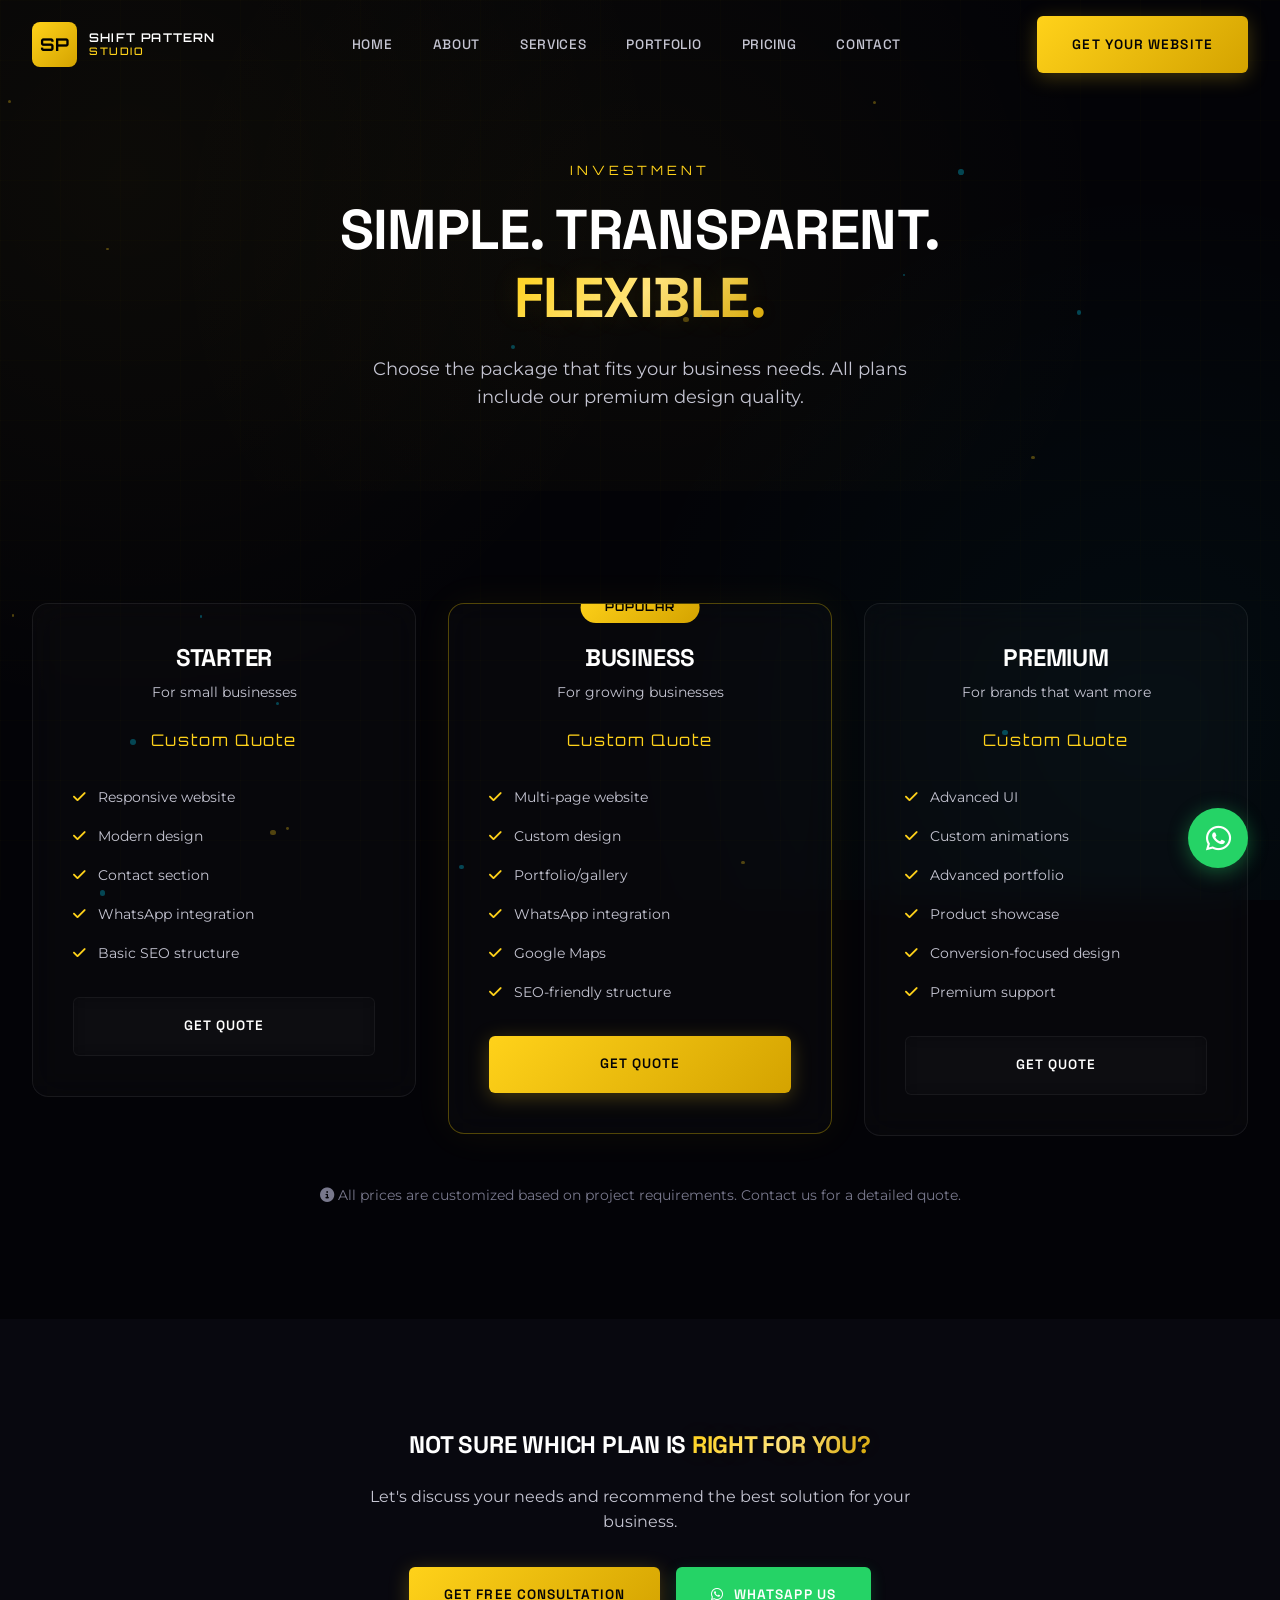
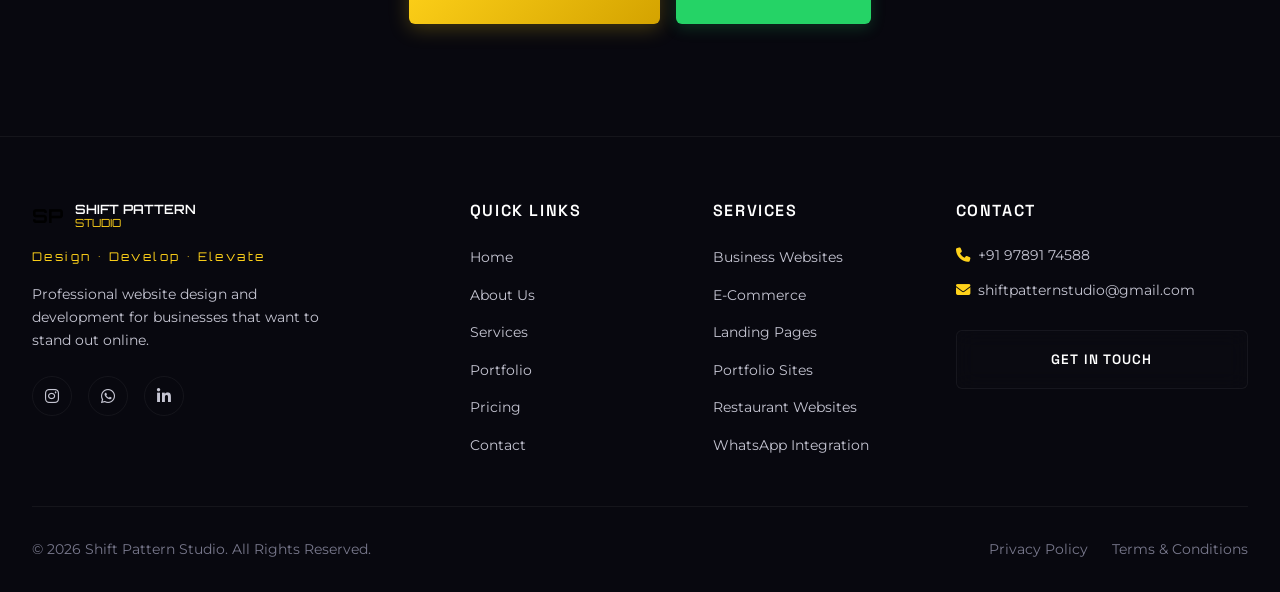
<file: pricing.html>
<!DOCTYPE html>
<html lang="en">
<head>
  <meta charset="UTF-8">
  <meta name="viewport" content="width=device-width, initial-scale=1.0">
  <meta name="description" content="Simple, transparent, and flexible pricing for professional website design. Get a custom quote for your business website.">
  <meta name="keywords" content="website design, web development, digital agency, business website, e-commerce, portfolio">
  <meta name="author" content="Shift Pattern Studio">
  <meta name="robots" content="index, follow">

  <!-- Open Graph -->
  <meta property="og:title" content="Pricing | Shift Pattern Studio - Website Design Packages">
  <meta property="og:description" content="Simple, transparent, and flexible pricing for professional website design. Get a custom quote for your business website.">
  <meta property="og:type" content="website">
  <meta property="og:url" content="https://shiftpatternstudio.com">
  <meta property="og:image" content="assets/logo/og-image.jpg">

  <!-- Twitter Card -->
  <meta name="twitter:card" content="summary_large_image">
  <meta name="twitter:title" content="Pricing | Shift Pattern Studio - Website Design Packages">
  <meta name="twitter:description" content="Simple, transparent, and flexible pricing for professional website design. Get a custom quote for your business website.">

  <title>Pricing | Shift Pattern Studio - Website Design Packages</title>

  <!-- Google Fonts -->
  <link rel="preconnect" href="https://fonts.googleapis.com">
  <link rel="preconnect" href="https://fonts.gstatic.com" crossorigin>
  <link href="https://fonts.googleapis.com/css2?family=Inter:wght@300;400;500;600&family=Montserrat:wght@400;500;600;700;800&family=Orbitron:wght@400;500;600;700&family=Space+Grotesk:wght@400;500;600;700&display=swap" rel="stylesheet">

  <!-- Font Awesome -->
  <link rel="stylesheet" href="https://cdnjs.cloudflare.com/ajax/libs/font-awesome/6.5.1/css/all.min.css">

  <!-- Stylesheets -->
  <link rel="stylesheet" href="css/style.css">
  <link rel="stylesheet" href="css/animations.css">
  <link rel="stylesheet" href="css/responsive.css">
</head>
<body>

  <!-- Navbar -->
  <nav class="navbar" role="navigation" aria-label="Main Navigation">
    <div class="container nav-container">
      <a href="index.html" class="nav-logo" aria-label="Shift Pattern Studio Home">
        <div class="logo-mark">
          <span class="logo-sp">SP</span>
        </div>
        <div class="logo-text">
          <span class="logo-name">SHIFT PATTERN</span>
          <span class="logo-studio">STUDIO</span>
        </div>
      </a>

      <div class="nav-links" role="menubar">
        <a href="index.html" role="menuitem">Home</a>
        <a href="about.html" role="menuitem">About</a>
        <a href="services.html" role="menuitem">Services</a>
        <a href="portfolio.html" role="menuitem">Portfolio</a>
        <a href="pricing.html" role="menuitem">Pricing</a>
        <a href="contact.html" role="menuitem">Contact</a>
      </div>

      <a href="contact.html" class="btn btn-primary nav-cta">Get Your Website</a>

      <button class="mobile-menu-btn" aria-label="Open Menu" aria-expanded="false">
        <span></span>
        <span></span>
        <span></span>
      </button>
    </div>
  </nav>

  <!-- Mobile Navigation -->
  <div class="mobile-nav" role="dialog" aria-label="Mobile Menu" aria-hidden="true">
    <button class="mobile-nav-close" aria-label="Close Menu">
      <i class="fas fa-times"></i>
    </button>
    <div class="mobile-nav-links">
      <a href="index.html">Home</a>
      <a href="about.html">About</a>
      <a href="services.html">Services</a>
      <a href="portfolio.html">Portfolio</a>
      <a href="pricing.html">Pricing</a>
      <a href="contact.html">Contact</a>
    </div>
    <a href="contact.html" class="btn btn-primary" style="margin-top: 2rem;">Get Your Website</a>
  </div>


  <!-- Pricing Hero -->
  <section class="page-hero">
    <div class="container text-center">
      <p class="page-tagline reveal">INVESTMENT</p>
      <h1 class="reveal">SIMPLE. TRANSPARENT.<br><span class="text-gradient-gold">FLEXIBLE.</span></h1>
      <p class="page-desc reveal">Choose the package that fits your business needs. All plans include our premium design quality.</p>
    </div>
  </section>

  <!-- Pricing Cards -->
  <section class="section-padding">
    <div class="container">
      <div class="pricing-grid">

        <div class="pricing-card liquid-glass reveal">
          <div class="pricing-header">
            <h3>STARTER</h3>
            <p>For small businesses</p>
          </div>
          <div class="pricing-price">
            <span class="price-note">Custom Quote</span>
          </div>
          <ul class="pricing-features">
            <li><i class="fas fa-check text-gold"></i> Responsive website</li>
            <li><i class="fas fa-check text-gold"></i> Modern design</li>
            <li><i class="fas fa-check text-gold"></i> Contact section</li>
            <li><i class="fas fa-check text-gold"></i> WhatsApp integration</li>
            <li><i class="fas fa-check text-gold"></i> Basic SEO structure</li>
          </ul>
          <a href="contact.html?plan=starter" class="btn btn-outline" style="width: 100%;">Get Quote</a>
        </div>

        <div class="pricing-card liquid-glass reveal stagger-1 featured">
          <div class="pricing-badge">POPULAR</div>
          <div class="pricing-header">
            <h3>BUSINESS</h3>
            <p>For growing businesses</p>
          </div>
          <div class="pricing-price">
            <span class="price-note">Custom Quote</span>
          </div>
          <ul class="pricing-features">
            <li><i class="fas fa-check text-gold"></i> Multi-page website</li>
            <li><i class="fas fa-check text-gold"></i> Custom design</li>
            <li><i class="fas fa-check text-gold"></i> Portfolio/gallery</li>
            <li><i class="fas fa-check text-gold"></i> WhatsApp integration</li>
            <li><i class="fas fa-check text-gold"></i> Google Maps</li>
            <li><i class="fas fa-check text-gold"></i> SEO-friendly structure</li>
          </ul>
          <a href="contact.html?plan=business" class="btn btn-primary btn-shine" style="width: 100%;">Get Quote</a>
        </div>

        <div class="pricing-card liquid-glass reveal stagger-2">
          <div class="pricing-header">
            <h3>PREMIUM</h3>
            <p>For brands that want more</p>
          </div>
          <div class="pricing-price">
            <span class="price-note">Custom Quote</span>
          </div>
          <ul class="pricing-features">
            <li><i class="fas fa-check text-gold"></i> Advanced UI</li>
            <li><i class="fas fa-check text-gold"></i> Custom animations</li>
            <li><i class="fas fa-check text-gold"></i> Advanced portfolio</li>
            <li><i class="fas fa-check text-gold"></i> Product showcase</li>
            <li><i class="fas fa-check text-gold"></i> Conversion-focused design</li>
            <li><i class="fas fa-check text-gold"></i> Premium support</li>
          </ul>
          <a href="contact.html?plan=premium" class="btn btn-outline" style="width: 100%;">Get Quote</a>
        </div>

      </div>

      <div class="pricing-note reveal text-center" style="margin-top: 3rem;">
        <p style="color: var(--text-muted); font-size: 0.9rem;">
          <i class="fas fa-info-circle"></i> All prices are customized based on project requirements. Contact us for a detailed quote.
        </p>
      </div>
    </div>
  </section>

  <!-- FAQ / CTA -->
  <section class="section-padding" style="background: var(--bg-secondary);">
    <div class="container text-center">
      <div class="reveal">
        <h2>NOT SURE WHICH PLAN IS <span class="text-gradient-gold">RIGHT FOR YOU?</span></h2>
        <p class="mt-2" style="color: var(--text-secondary); max-width: 600px; margin: 1.5rem auto;">
          Let's discuss your needs and recommend the best solution for your business.
        </p>
        <div class="hero-buttons" style="justify-content: center; margin-top: 2rem;">
          <a href="contact.html" class="btn btn-primary btn-shine">Get Free Consultation</a>
          <a href="#" class="btn btn-whatsapp" data-whatsapp>
            <i class="fab fa-whatsapp"></i> WhatsApp Us
          </a>
        </div>
      </div>
    </div>
  </section>


  <!-- Footer -->
  <footer class="footer">
    <div class="container">
      <div class="footer-grid">
        <div class="footer-brand">
          <a href="index.html" class="footer-logo">
            <span class="logo-sp">SP</span>
            <div>
              <span>SHIFT PATTERN</span>
              <span>STUDIO</span>
            </div>
          </a>
          <p class="footer-tagline">Design • Develop • Elevate</p>
          <p class="footer-desc">Professional website design and development for businesses that want to stand out online.</p>
          <div class="footer-social">
            <a href="#" aria-label="Instagram"><i class="fab fa-instagram"></i></a>
            <a href="#" data-whatsapp aria-label="WhatsApp"><i class="fab fa-whatsapp"></i></a>
            <a href="#" aria-label="LinkedIn"><i class="fab fa-linkedin-in"></i></a>
          </div>
        </div>

        <div class="footer-links">
          <h4>Quick Links</h4>
          <ul>
            <li><a href="index.html">Home</a></li>
            <li><a href="about.html">About Us</a></li>
            <li><a href="services.html">Services</a></li>
            <li><a href="portfolio.html">Portfolio</a></li>
            <li><a href="pricing.html">Pricing</a></li>
            <li><a href="contact.html">Contact</a></li>
          </ul>
        </div>

        <div class="footer-links">
          <h4>Services</h4>
          <ul>
            <li><a href="services.html">Business Websites</a></li>
            <li><a href="services.html">E-Commerce</a></li>
            <li><a href="services.html">Landing Pages</a></li>
            <li><a href="services.html">Portfolio Sites</a></li>
            <li><a href="services.html">Restaurant Websites</a></li>
            <li><a href="services.html">WhatsApp Integration</a></li>
          </ul>
        </div>

        <div class="footer-contact">
          <h4>Contact</h4>
          <p><i class="fas fa-phone"></i> +91 97891 74588</p>
          <p><i class="fas fa-envelope"></i> <a href="mailto:shiftpatternstudio@gmail.com">shiftpatternstudio@gmail.com</a></p>
          <a href="contact.html" class="btn btn-outline" style="margin-top: 1rem; width: 100%;">Get in Touch</a>
        </div>
      </div>

      <div class="footer-bottom">
        <p>&copy; <span class="current-year">2026</span> Shift Pattern Studio. All Rights Reserved.</p>
        <div class="footer-legal">
          <a href="privacy.html">Privacy Policy</a>
          <a href="terms.html">Terms & Conditions</a>
        </div>
      </div>
    </div>
  </footer>

  <!-- WhatsApp Float Button -->
  <a href="#" class="whatsapp-float" data-whatsapp aria-label="Chat on WhatsApp">
    <i class="fab fa-whatsapp"></i>
  </a>

  <!-- Background Effects -->
  <div class="bg-grid" aria-hidden="true"></div>
  <div class="particles" aria-hidden="true"></div>

  <!-- Scripts -->
  <script src="js/main.js"></script>
  <script src="js/animations.js"></script>
  <script src="js/portfolio.js"></script>
  <script src="js/contact.js"></script>
</body>
</html>
</file>
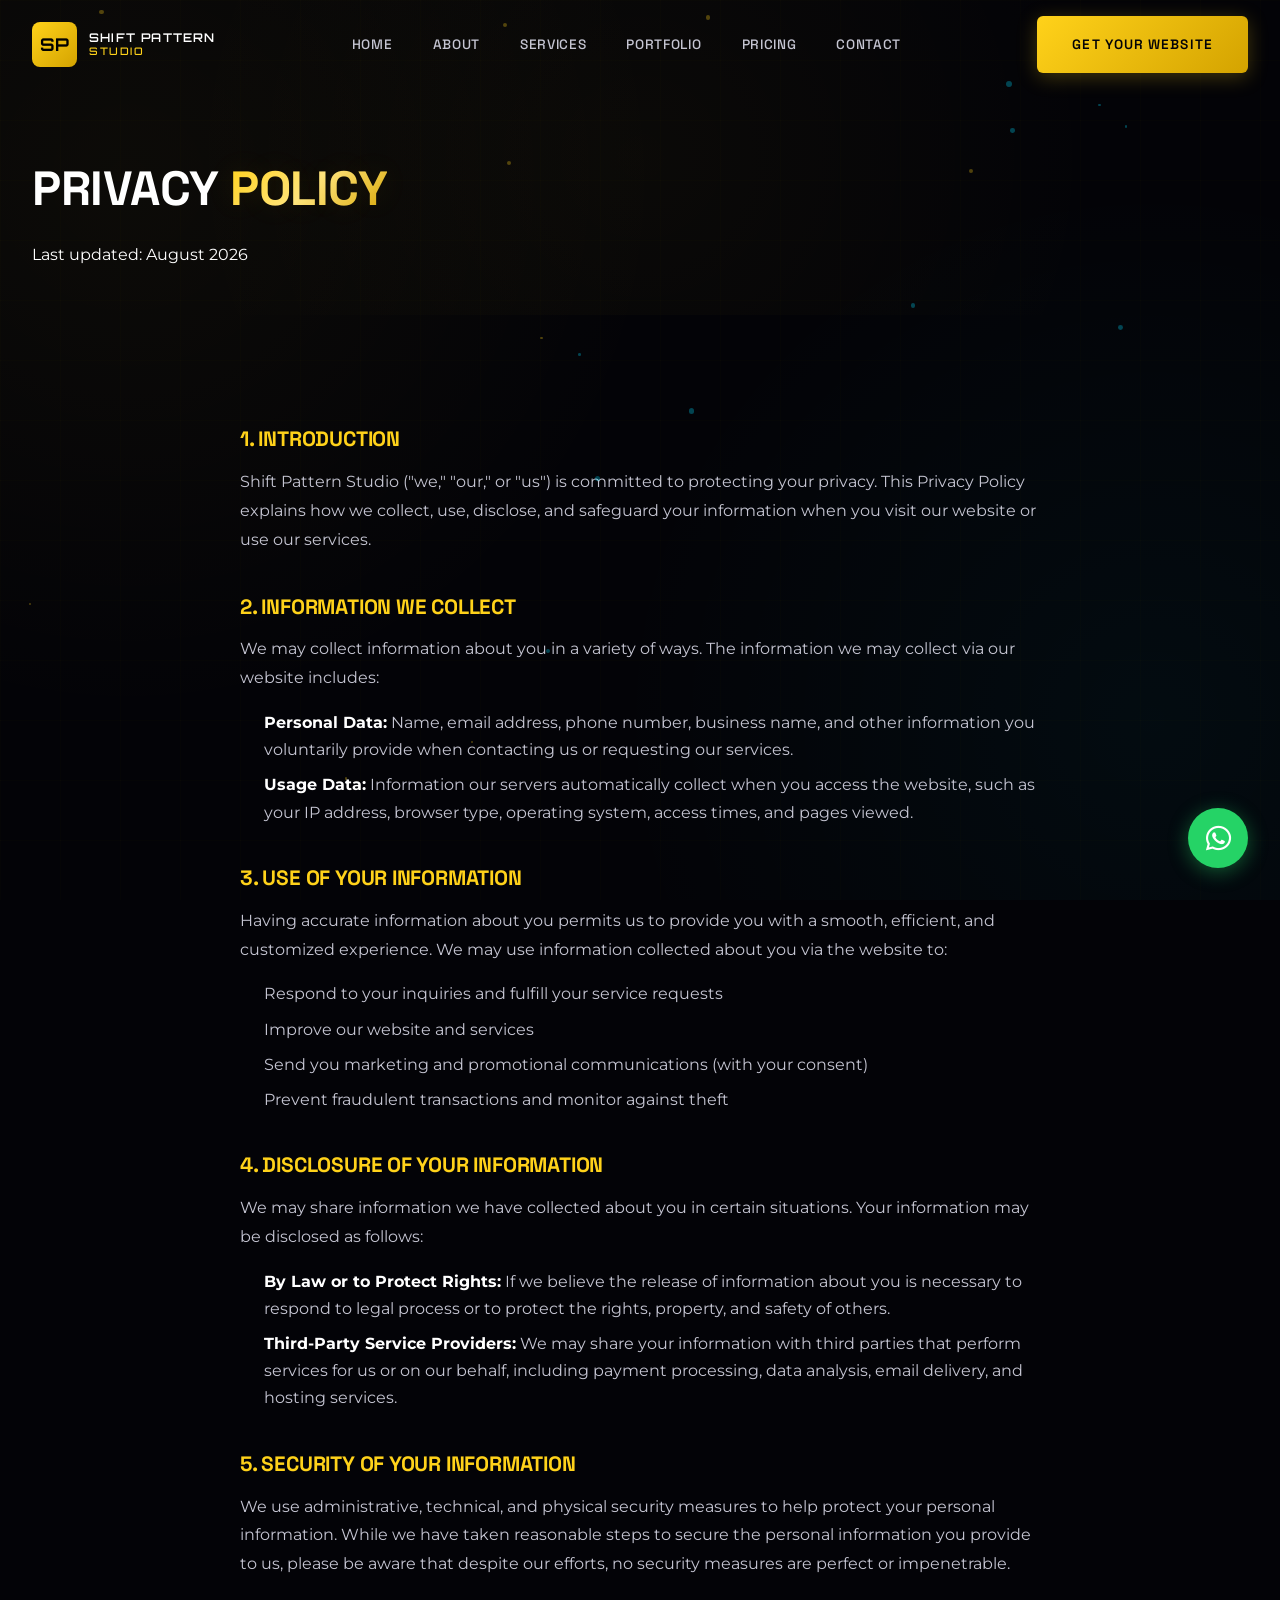
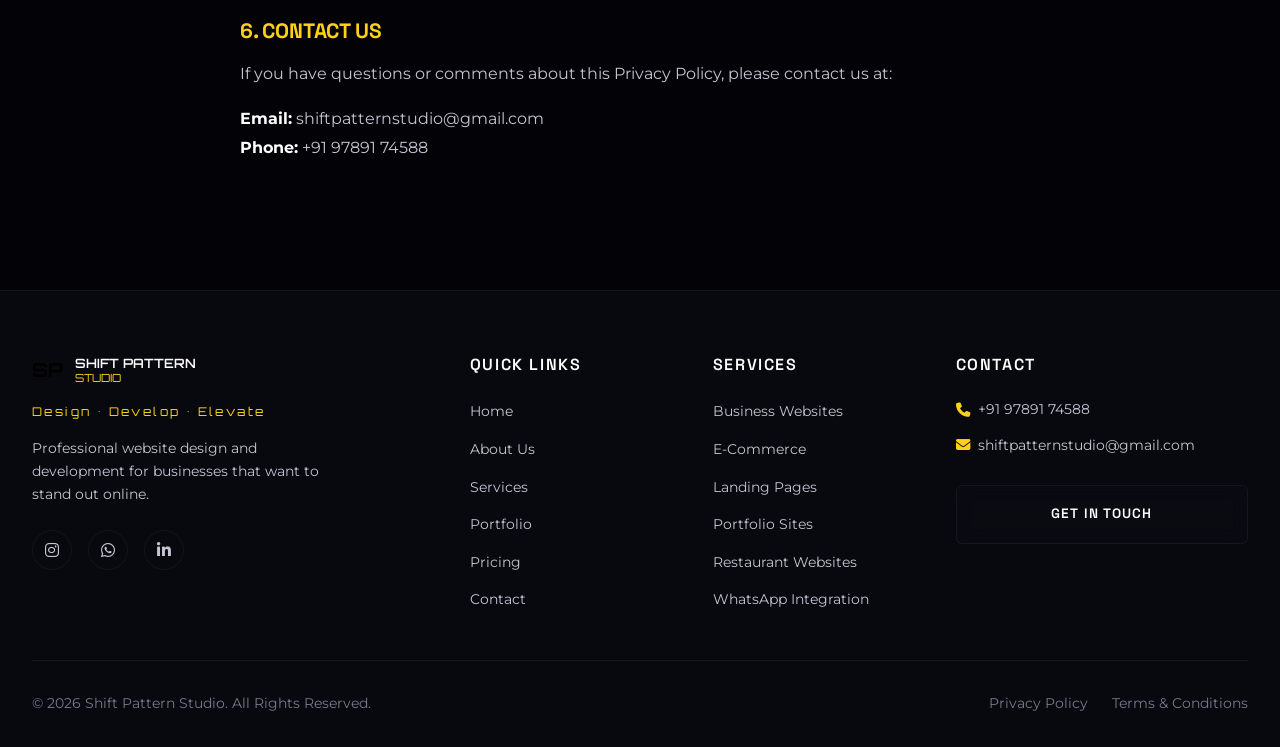
<file: privacy.html>
<!DOCTYPE html>
<html lang="en">
<head>
  <meta charset="UTF-8">
  <meta name="viewport" content="width=device-width, initial-scale=1.0">
  <meta name="description" content="Privacy Policy for Shift Pattern Studio. Learn how we collect, use, and protect your personal information.">
  <meta name="keywords" content="website design, web development, digital agency, business website, e-commerce, portfolio">
  <meta name="author" content="Shift Pattern Studio">
  <meta name="robots" content="index, follow">

  <!-- Open Graph -->
  <meta property="og:title" content="Privacy Policy | Shift Pattern Studio">
  <meta property="og:description" content="Privacy Policy for Shift Pattern Studio. Learn how we collect, use, and protect your personal information.">
  <meta property="og:type" content="website">
  <meta property="og:url" content="https://shiftpatternstudio.com">
  <meta property="og:image" content="assets/logo/og-image.jpg">

  <!-- Twitter Card -->
  <meta name="twitter:card" content="summary_large_image">
  <meta name="twitter:title" content="Privacy Policy | Shift Pattern Studio">
  <meta name="twitter:description" content="Privacy Policy for Shift Pattern Studio. Learn how we collect, use, and protect your personal information.">

  <title>Privacy Policy | Shift Pattern Studio</title>

  <!-- Google Fonts -->
  <link rel="preconnect" href="https://fonts.googleapis.com">
  <link rel="preconnect" href="https://fonts.gstatic.com" crossorigin>
  <link href="https://fonts.googleapis.com/css2?family=Inter:wght@300;400;500;600&family=Montserrat:wght@400;500;600;700;800&family=Orbitron:wght@400;500;600;700&family=Space+Grotesk:wght@400;500;600;700&display=swap" rel="stylesheet">

  <!-- Font Awesome -->
  <link rel="stylesheet" href="https://cdnjs.cloudflare.com/ajax/libs/font-awesome/6.5.1/css/all.min.css">

  <!-- Stylesheets -->
  <link rel="stylesheet" href="css/style.css">
  <link rel="stylesheet" href="css/animations.css">
  <link rel="stylesheet" href="css/responsive.css">
</head>
<body>

  <!-- Navbar -->
  <nav class="navbar" role="navigation" aria-label="Main Navigation">
    <div class="container nav-container">
      <a href="index.html" class="nav-logo" aria-label="Shift Pattern Studio Home">
        <div class="logo-mark">
          <span class="logo-sp">SP</span>
        </div>
        <div class="logo-text">
          <span class="logo-name">SHIFT PATTERN</span>
          <span class="logo-studio">STUDIO</span>
        </div>
      </a>

      <div class="nav-links" role="menubar">
        <a href="index.html" role="menuitem">Home</a>
        <a href="about.html" role="menuitem">About</a>
        <a href="services.html" role="menuitem">Services</a>
        <a href="portfolio.html" role="menuitem">Portfolio</a>
        <a href="pricing.html" role="menuitem">Pricing</a>
        <a href="contact.html" role="menuitem">Contact</a>
      </div>

      <a href="contact.html" class="btn btn-primary nav-cta">Get Your Website</a>

      <button class="mobile-menu-btn" aria-label="Open Menu" aria-expanded="false">
        <span></span>
        <span></span>
        <span></span>
      </button>
    </div>
  </nav>

  <!-- Mobile Navigation -->
  <div class="mobile-nav" role="dialog" aria-label="Mobile Menu" aria-hidden="true">
    <button class="mobile-nav-close" aria-label="Close Menu">
      <i class="fas fa-times"></i>
    </button>
    <div class="mobile-nav-links">
      <a href="index.html">Home</a>
      <a href="about.html">About</a>
      <a href="services.html">Services</a>
      <a href="portfolio.html">Portfolio</a>
      <a href="pricing.html">Pricing</a>
      <a href="contact.html">Contact</a>
    </div>
    <a href="contact.html" class="btn btn-primary" style="margin-top: 2rem;">Get Your Website</a>
  </div>


  <section class="page-hero legal-hero">
    <div class="container">
      <h1 class="reveal">PRIVACY <span class="text-gradient-gold">POLICY</span></h1>
      <p class="reveal">Last updated: August 2026</p>
    </div>
  </section>

  <section class="section-padding">
    <div class="container">
      <div class="legal-content reveal">
        <h2>1. INTRODUCTION</h2>
        <p>Shift Pattern Studio ("we," "our," or "us") is committed to protecting your privacy. This Privacy Policy explains how we collect, use, disclose, and safeguard your information when you visit our website or use our services.</p>

        <h2>2. INFORMATION WE COLLECT</h2>
        <p>We may collect information about you in a variety of ways. The information we may collect via our website includes:</p>
        <ul>
          <li><strong>Personal Data:</strong> Name, email address, phone number, business name, and other information you voluntarily provide when contacting us or requesting our services.</li>
          <li><strong>Usage Data:</strong> Information our servers automatically collect when you access the website, such as your IP address, browser type, operating system, access times, and pages viewed.</li>
        </ul>

        <h2>3. USE OF YOUR INFORMATION</h2>
        <p>Having accurate information about you permits us to provide you with a smooth, efficient, and customized experience. We may use information collected about you via the website to:</p>
        <ul>
          <li>Respond to your inquiries and fulfill your service requests</li>
          <li>Improve our website and services</li>
          <li>Send you marketing and promotional communications (with your consent)</li>
          <li>Prevent fraudulent transactions and monitor against theft</li>
        </ul>

        <h2>4. DISCLOSURE OF YOUR INFORMATION</h2>
        <p>We may share information we have collected about you in certain situations. Your information may be disclosed as follows:</p>
        <ul>
          <li><strong>By Law or to Protect Rights:</strong> If we believe the release of information about you is necessary to respond to legal process or to protect the rights, property, and safety of others.</li>
          <li><strong>Third-Party Service Providers:</strong> We may share your information with third parties that perform services for us or on our behalf, including payment processing, data analysis, email delivery, and hosting services.</li>
        </ul>

        <h2>5. SECURITY OF YOUR INFORMATION</h2>
        <p>We use administrative, technical, and physical security measures to help protect your personal information. While we have taken reasonable steps to secure the personal information you provide to us, please be aware that despite our efforts, no security measures are perfect or impenetrable.</p>

        <h2>6. CONTACT US</h2>
        <p>If you have questions or comments about this Privacy Policy, please contact us at:</p>
        <p><strong>Email:</strong> shiftpatternstudio@gmail.com<br>
        <strong>Phone:</strong> +91 97891 74588</p>
      </div>
    </div>
  </section>


  <!-- Footer -->
  <footer class="footer">
    <div class="container">
      <div class="footer-grid">
        <div class="footer-brand">
          <a href="index.html" class="footer-logo">
            <span class="logo-sp">SP</span>
            <div>
              <span>SHIFT PATTERN</span>
              <span>STUDIO</span>
            </div>
          </a>
          <p class="footer-tagline">Design • Develop • Elevate</p>
          <p class="footer-desc">Professional website design and development for businesses that want to stand out online.</p>
          <div class="footer-social">
            <a href="#" aria-label="Instagram"><i class="fab fa-instagram"></i></a>
            <a href="#" data-whatsapp aria-label="WhatsApp"><i class="fab fa-whatsapp"></i></a>
            <a href="#" aria-label="LinkedIn"><i class="fab fa-linkedin-in"></i></a>
          </div>
        </div>

        <div class="footer-links">
          <h4>Quick Links</h4>
          <ul>
            <li><a href="index.html">Home</a></li>
            <li><a href="about.html">About Us</a></li>
            <li><a href="services.html">Services</a></li>
            <li><a href="portfolio.html">Portfolio</a></li>
            <li><a href="pricing.html">Pricing</a></li>
            <li><a href="contact.html">Contact</a></li>
          </ul>
        </div>

        <div class="footer-links">
          <h4>Services</h4>
          <ul>
            <li><a href="services.html">Business Websites</a></li>
            <li><a href="services.html">E-Commerce</a></li>
            <li><a href="services.html">Landing Pages</a></li>
            <li><a href="services.html">Portfolio Sites</a></li>
            <li><a href="services.html">Restaurant Websites</a></li>
            <li><a href="services.html">WhatsApp Integration</a></li>
          </ul>
        </div>

        <div class="footer-contact">
          <h4>Contact</h4>
          <p><i class="fas fa-phone"></i> +91 97891 74588</p>
          <p><i class="fas fa-envelope"></i> <a href="mailto:shiftpatternstudio@gmail.com">shiftpatternstudio@gmail.com</a></p>
          <a href="contact.html" class="btn btn-outline" style="margin-top: 1rem; width: 100%;">Get in Touch</a>
        </div>
      </div>

      <div class="footer-bottom">
        <p>&copy; <span class="current-year">2026</span> Shift Pattern Studio. All Rights Reserved.</p>
        <div class="footer-legal">
          <a href="privacy.html">Privacy Policy</a>
          <a href="terms.html">Terms & Conditions</a>
        </div>
      </div>
    </div>
  </footer>

  <!-- WhatsApp Float Button -->
  <a href="#" class="whatsapp-float" data-whatsapp aria-label="Chat on WhatsApp">
    <i class="fab fa-whatsapp"></i>
  </a>

  <!-- Background Effects -->
  <div class="bg-grid" aria-hidden="true"></div>
  <div class="particles" aria-hidden="true"></div>

  <!-- Scripts -->
  <script src="js/main.js"></script>
  <script src="js/animations.js"></script>
  <script src="js/portfolio.js"></script>
  <script src="js/contact.js"></script>
</body>
</html>
</file>
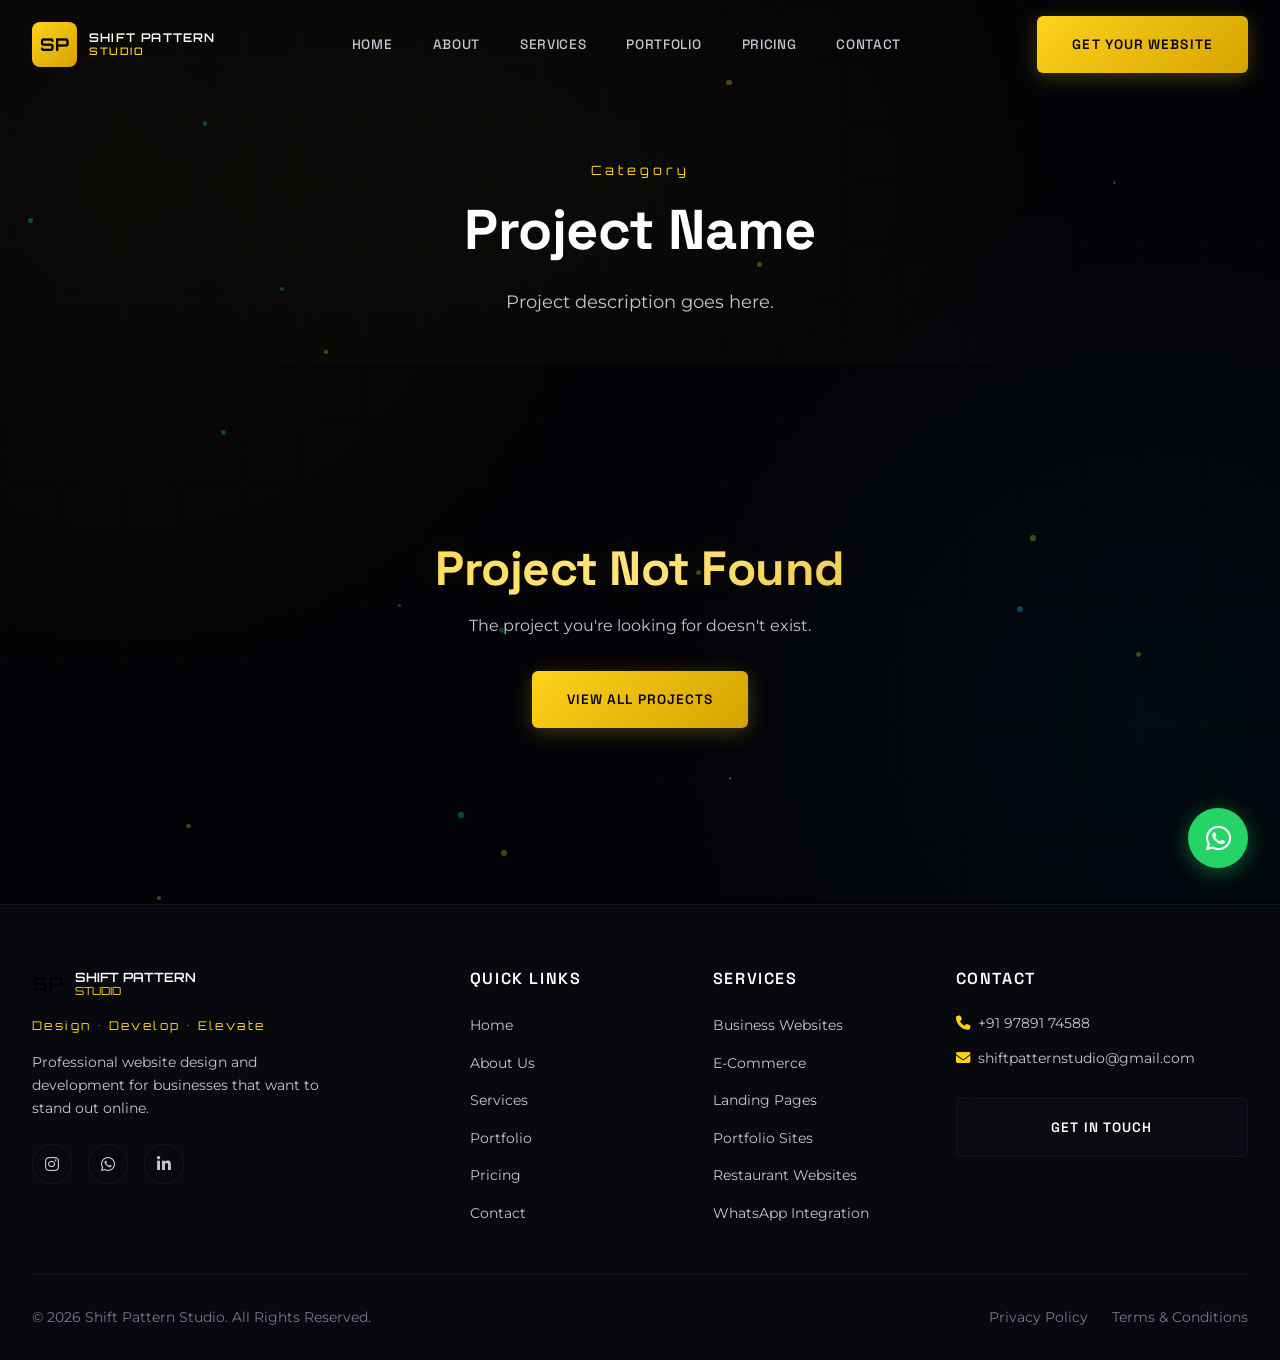
<file: project.html>
<!DOCTYPE html>
<html lang="en">
<head>
  <meta charset="UTF-8">
  <meta name="viewport" content="width=device-width, initial-scale=1.0">
  <meta name="description" content="View detailed case study of our website design project. See the challenge, solution, features, and technologies used.">
  <meta name="keywords" content="website design, web development, digital agency, business website, e-commerce, portfolio">
  <meta name="author" content="Shift Pattern Studio">
  <meta name="robots" content="index, follow">

  <!-- Open Graph -->
  <meta property="og:title" content="Project Details | Shift Pattern Studio">
  <meta property="og:description" content="View detailed case study of our website design project. See the challenge, solution, features, and technologies used.">
  <meta property="og:type" content="website">
  <meta property="og:url" content="https://shiftpatternstudio.com">
  <meta property="og:image" content="assets/logo/og-image.jpg">

  <!-- Twitter Card -->
  <meta name="twitter:card" content="summary_large_image">
  <meta name="twitter:title" content="Project Details | Shift Pattern Studio">
  <meta name="twitter:description" content="View detailed case study of our website design project. See the challenge, solution, features, and technologies used.">

  <title>Project Details | Shift Pattern Studio</title>

  <!-- Google Fonts -->
  <link rel="preconnect" href="https://fonts.googleapis.com">
  <link rel="preconnect" href="https://fonts.gstatic.com" crossorigin>
  <link href="https://fonts.googleapis.com/css2?family=Inter:wght@300;400;500;600&family=Montserrat:wght@400;500;600;700;800&family=Orbitron:wght@400;500;600;700&family=Space+Grotesk:wght@400;500;600;700&display=swap" rel="stylesheet">

  <!-- Font Awesome -->
  <link rel="stylesheet" href="https://cdnjs.cloudflare.com/ajax/libs/font-awesome/6.5.1/css/all.min.css">

  <!-- Stylesheets -->
  <link rel="stylesheet" href="css/style.css">
  <link rel="stylesheet" href="css/animations.css">
  <link rel="stylesheet" href="css/responsive.css">
</head>
<body>

  <!-- Navbar -->
  <nav class="navbar" role="navigation" aria-label="Main Navigation">
    <div class="container nav-container">
      <a href="index.html" class="nav-logo" aria-label="Shift Pattern Studio Home">
        <div class="logo-mark">
          <span class="logo-sp">SP</span>
        </div>
        <div class="logo-text">
          <span class="logo-name">SHIFT PATTERN</span>
          <span class="logo-studio">STUDIO</span>
        </div>
      </a>

      <div class="nav-links" role="menubar">
        <a href="index.html" role="menuitem">Home</a>
        <a href="about.html" role="menuitem">About</a>
        <a href="services.html" role="menuitem">Services</a>
        <a href="portfolio.html" role="menuitem">Portfolio</a>
        <a href="pricing.html" role="menuitem">Pricing</a>
        <a href="contact.html" role="menuitem">Contact</a>
      </div>

      <a href="contact.html" class="btn btn-primary nav-cta">Get Your Website</a>

      <button class="mobile-menu-btn" aria-label="Open Menu" aria-expanded="false">
        <span></span>
        <span></span>
        <span></span>
      </button>
    </div>
  </nav>

  <!-- Mobile Navigation -->
  <div class="mobile-nav" role="dialog" aria-label="Mobile Menu" aria-hidden="true">
    <button class="mobile-nav-close" aria-label="Close Menu">
      <i class="fas fa-times"></i>
    </button>
    <div class="mobile-nav-links">
      <a href="index.html">Home</a>
      <a href="about.html">About</a>
      <a href="services.html">Services</a>
      <a href="portfolio.html">Portfolio</a>
      <a href="pricing.html">Pricing</a>
      <a href="contact.html">Contact</a>
    </div>
    <a href="contact.html" class="btn btn-primary" style="margin-top: 2rem;">Get Your Website</a>
  </div>


  <!-- Project Hero -->
  <section class="page-hero project-hero">
    <div class="container text-center">
      <span class="project-category page-tagline reveal">Category</span>
      <h1 class="project-title reveal">Project Name</h1>
      <p class="project-description page-desc reveal">Project description goes here.</p>
    </div>
  </section>

  <!-- Project Detail -->
  <section class="section-padding project-detail-container">
    <div class="container">
      <div class="project-layout">
        <div class="project-main reveal">
          <div class="project-image-large">
            <div class="project-placeholder-large" style="background: linear-gradient(135deg, #1a1a1a, #0a0a0a); height: 500px; display: flex; align-items: center; justify-content: center; color: var(--text-muted); font-size: 5rem; border-radius: 12px; border: 1px solid var(--border);">
              <i class="fas fa-image"></i>
            </div>
          </div>

          <div class="project-sections">
            <div class="project-section">
              <h3><i class="fas fa-info-circle text-gold"></i> PROJECT OVERVIEW</h3>
              <p class="project-description">Overview content...</p>
            </div>

            <div class="project-section">
              <h3><i class="fas fa-exclamation-triangle text-gold"></i> THE CHALLENGE</h3>
              <p class="project-challenge">Challenge content...</p>
            </div>

            <div class="project-section">
              <h3><i class="fas fa-lightbulb text-gold"></i> OUR SOLUTION</h3>
              <p class="project-solution">Solution content...</p>
            </div>

            <div class="project-section">
              <h3><i class="fas fa-trophy text-gold"></i> RESULT</h3>
              <p class="project-result">Result content...</p>
            </div>

            <div class="project-section">
              <h3><i class="fas fa-star text-gold"></i> KEY FEATURES</h3>
              <ul class="project-features">
                <li>Feature 1</li>
              </ul>
            </div>

            <div class="project-section">
              <h3><i class="fas fa-code text-gold"></i> TECHNOLOGIES</h3>
              <div class="project-technologies">
                <span class="tech-tag">HTML5</span>
              </div>
            </div>
          </div>
        </div>

        <div class="project-sidebar reveal stagger-1">
          <div class="project-info-panel liquid-glass">
            <h4>PROJECT INFO</h4>
            <div class="info-row">
              <span>Client</span>
              <span class="project-title">Client Name</span>
            </div>
            <div class="info-row">
              <span>Category</span>
              <span class="project-category">Category</span>
            </div>
            <div class="info-row">
              <span>Date</span>
              <span>2026</span>
            </div>
            <a href="contact.html" class="btn btn-primary btn-shine" style="width: 100%; margin-top: 1.5rem;">
              <i class="fas fa-rocket"></i> Start a Similar Project
            </a>
          </div>

          <div class="project-cta-panel liquid-glass" style="margin-top: 1.5rem;">
            <h4>NEED A WEBSITE?</h4>
            <p style="color: var(--text-secondary); font-size: 0.9rem; margin: 1rem 0;">Let's discuss your project and create something amazing together.</p>
            <a href="#" class="btn btn-whatsapp" data-whatsapp style="width: 100%;">
              <i class="fab fa-whatsapp"></i> Chat on WhatsApp
            </a>
          </div>
        </div>
      </div>
    </div>
  </section>


  <!-- Footer -->
  <footer class="footer">
    <div class="container">
      <div class="footer-grid">
        <div class="footer-brand">
          <a href="index.html" class="footer-logo">
            <span class="logo-sp">SP</span>
            <div>
              <span>SHIFT PATTERN</span>
              <span>STUDIO</span>
            </div>
          </a>
          <p class="footer-tagline">Design • Develop • Elevate</p>
          <p class="footer-desc">Professional website design and development for businesses that want to stand out online.</p>
          <div class="footer-social">
            <a href="#" aria-label="Instagram"><i class="fab fa-instagram"></i></a>
            <a href="#" data-whatsapp aria-label="WhatsApp"><i class="fab fa-whatsapp"></i></a>
            <a href="#" aria-label="LinkedIn"><i class="fab fa-linkedin-in"></i></a>
          </div>
        </div>

        <div class="footer-links">
          <h4>Quick Links</h4>
          <ul>
            <li><a href="index.html">Home</a></li>
            <li><a href="about.html">About Us</a></li>
            <li><a href="services.html">Services</a></li>
            <li><a href="portfolio.html">Portfolio</a></li>
            <li><a href="pricing.html">Pricing</a></li>
            <li><a href="contact.html">Contact</a></li>
          </ul>
        </div>

        <div class="footer-links">
          <h4>Services</h4>
          <ul>
            <li><a href="services.html">Business Websites</a></li>
            <li><a href="services.html">E-Commerce</a></li>
            <li><a href="services.html">Landing Pages</a></li>
            <li><a href="services.html">Portfolio Sites</a></li>
            <li><a href="services.html">Restaurant Websites</a></li>
            <li><a href="services.html">WhatsApp Integration</a></li>
          </ul>
        </div>

        <div class="footer-contact">
          <h4>Contact</h4>
          <p><i class="fas fa-phone"></i> +91 97891 74588</p>
          <p><i class="fas fa-envelope"></i> <a href="mailto:shiftpatternstudio@gmail.com">shiftpatternstudio@gmail.com</a></p>
          <a href="contact.html" class="btn btn-outline" style="margin-top: 1rem; width: 100%;">Get in Touch</a>
        </div>
      </div>

      <div class="footer-bottom">
        <p>&copy; <span class="current-year">2026</span> Shift Pattern Studio. All Rights Reserved.</p>
        <div class="footer-legal">
          <a href="privacy.html">Privacy Policy</a>
          <a href="terms.html">Terms & Conditions</a>
        </div>
      </div>
    </div>
  </footer>

  <!-- WhatsApp Float Button -->
  <a href="#" class="whatsapp-float" data-whatsapp aria-label="Chat on WhatsApp">
    <i class="fab fa-whatsapp"></i>
  </a>

  <!-- Background Effects -->
  <div class="bg-grid" aria-hidden="true"></div>
  <div class="particles" aria-hidden="true"></div>

  <!-- Scripts -->
  <script src="js/main.js"></script>
  <script src="js/animations.js"></script>
  <script src="js/portfolio.js"></script>
  <script src="js/contact.js"></script>
</body>
</html>
</file>
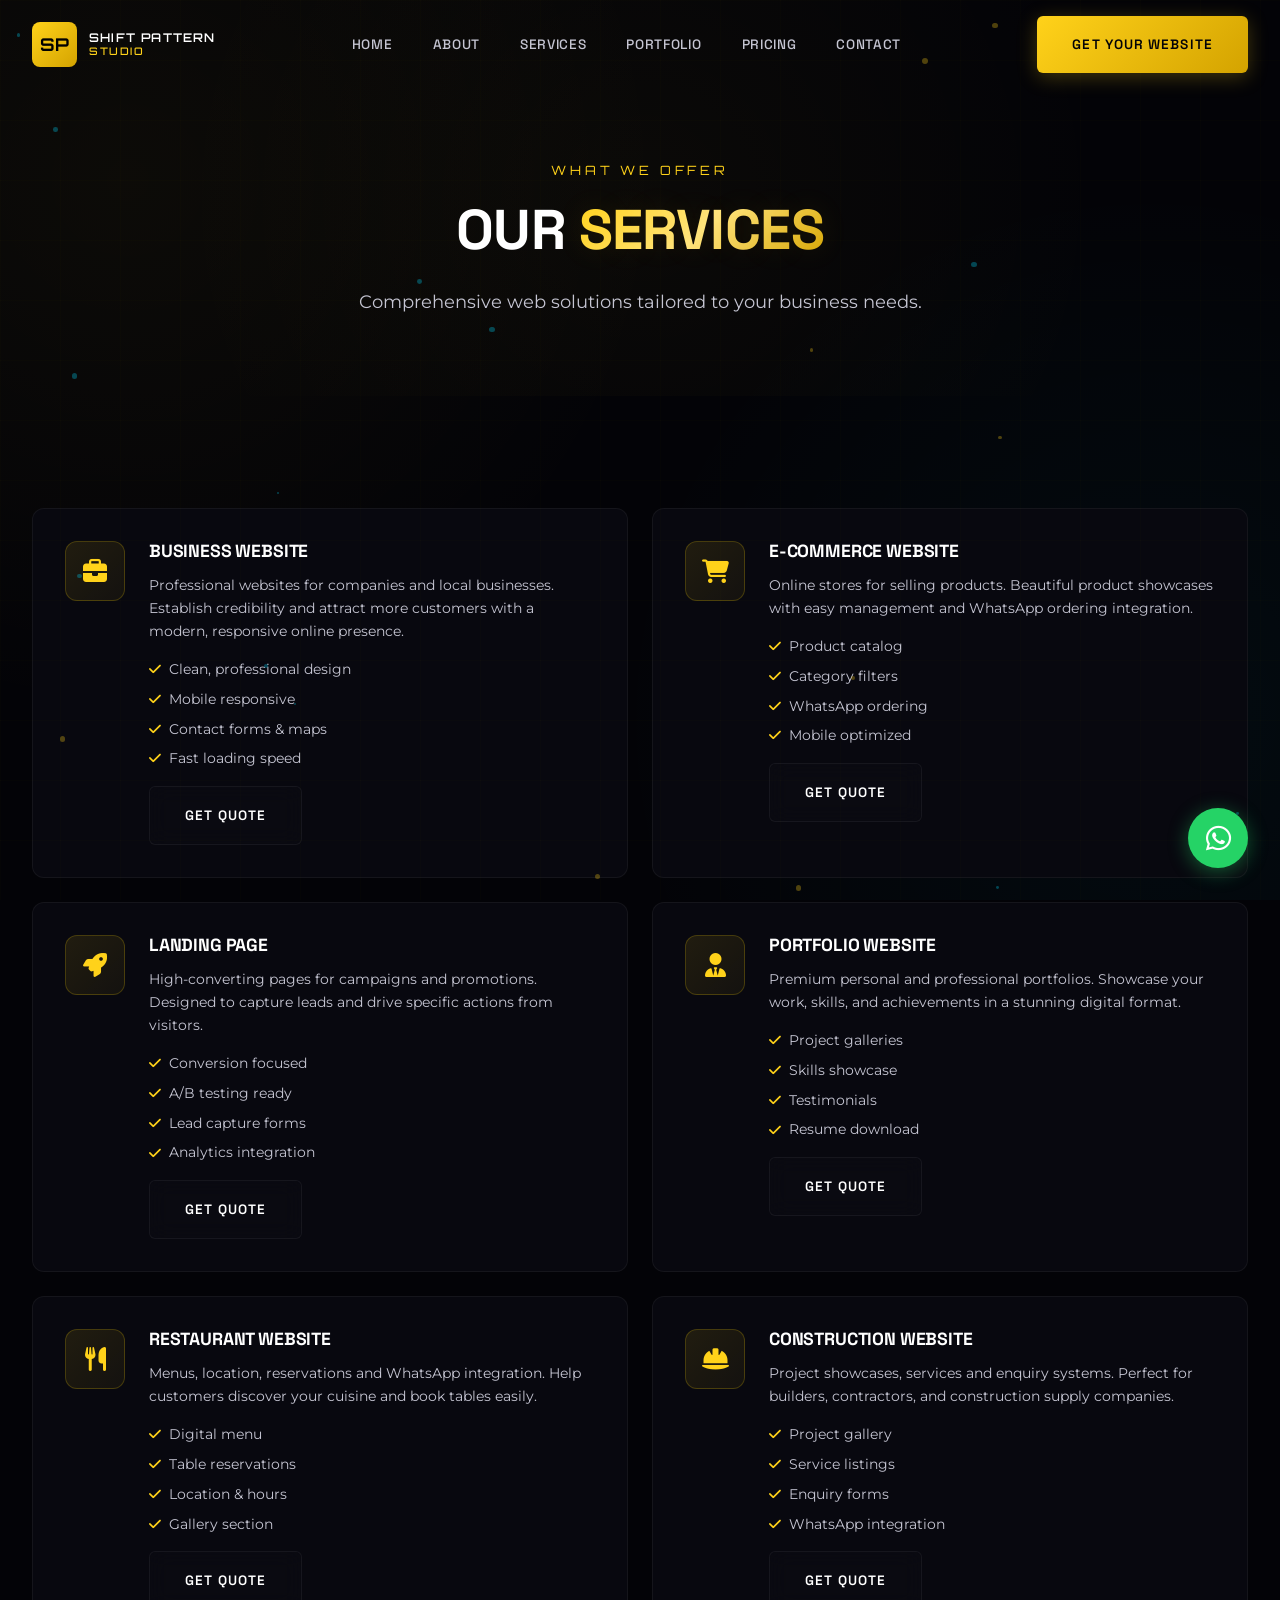
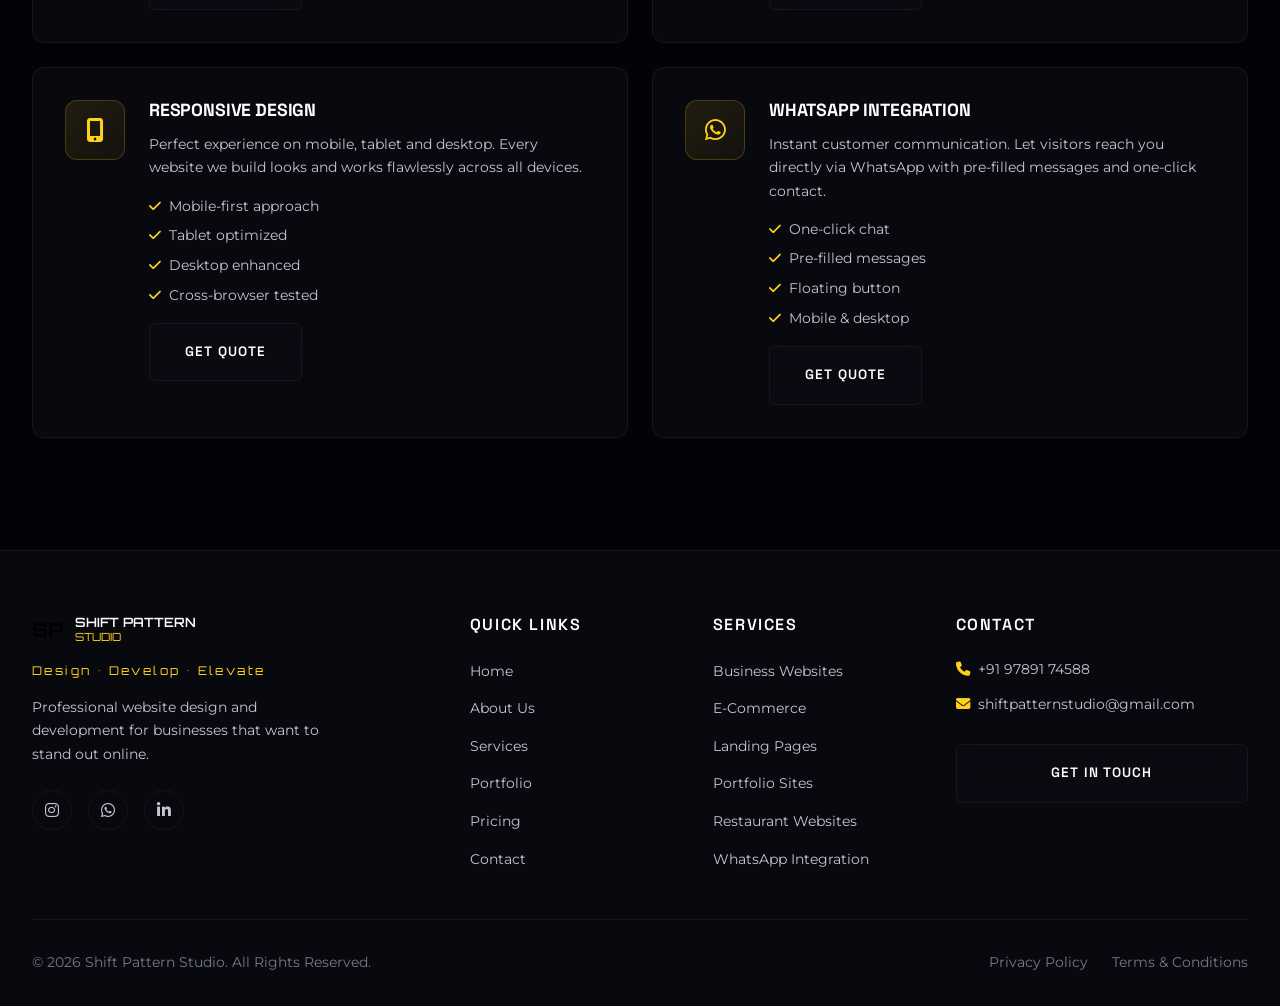
<file: services.html>
<!DOCTYPE html>
<html lang="en">
<head>
  <meta charset="UTF-8">
  <meta name="viewport" content="width=device-width, initial-scale=1.0">
  <meta name="description" content="Explore our professional website design services: Business websites, E-Commerce, Landing Pages, Portfolio sites, Restaurant websites, and more.">
  <meta name="keywords" content="website design, web development, digital agency, business website, e-commerce, portfolio">
  <meta name="author" content="Shift Pattern Studio">
  <meta name="robots" content="index, follow">

  <!-- Open Graph -->
  <meta property="og:title" content="Our Services | Shift Pattern Studio - Website Design Services">
  <meta property="og:description" content="Explore our professional website design services: Business websites, E-Commerce, Landing Pages, Portfolio sites, Restaurant websites, and more.">
  <meta property="og:type" content="website">
  <meta property="og:url" content="https://shiftpatternstudio.com">
  <meta property="og:image" content="assets/logo/og-image.jpg">

  <!-- Twitter Card -->
  <meta name="twitter:card" content="summary_large_image">
  <meta name="twitter:title" content="Our Services | Shift Pattern Studio - Website Design Services">
  <meta name="twitter:description" content="Explore our professional website design services: Business websites, E-Commerce, Landing Pages, Portfolio sites, Restaurant websites, and more.">

  <title>Our Services | Shift Pattern Studio - Website Design Services</title>

  <!-- Google Fonts -->
  <link rel="preconnect" href="https://fonts.googleapis.com">
  <link rel="preconnect" href="https://fonts.gstatic.com" crossorigin>
  <link href="https://fonts.googleapis.com/css2?family=Inter:wght@300;400;500;600&family=Montserrat:wght@400;500;600;700;800&family=Orbitron:wght@400;500;600;700&family=Space+Grotesk:wght@400;500;600;700&display=swap" rel="stylesheet">

  <!-- Font Awesome -->
  <link rel="stylesheet" href="https://cdnjs.cloudflare.com/ajax/libs/font-awesome/6.5.1/css/all.min.css">

  <!-- Stylesheets -->
  <link rel="stylesheet" href="css/style.css">
  <link rel="stylesheet" href="css/animations.css">
  <link rel="stylesheet" href="css/responsive.css">
</head>
<body>

  <!-- Navbar -->
  <nav class="navbar" role="navigation" aria-label="Main Navigation">
    <div class="container nav-container">
      <a href="index.html" class="nav-logo" aria-label="Shift Pattern Studio Home">
        <div class="logo-mark">
          <span class="logo-sp">SP</span>
        </div>
        <div class="logo-text">
          <span class="logo-name">SHIFT PATTERN</span>
          <span class="logo-studio">STUDIO</span>
        </div>
      </a>

      <div class="nav-links" role="menubar">
        <a href="index.html" role="menuitem">Home</a>
        <a href="about.html" role="menuitem">About</a>
        <a href="services.html" role="menuitem">Services</a>
        <a href="portfolio.html" role="menuitem">Portfolio</a>
        <a href="pricing.html" role="menuitem">Pricing</a>
        <a href="contact.html" role="menuitem">Contact</a>
      </div>

      <a href="contact.html" class="btn btn-primary nav-cta">Get Your Website</a>

      <button class="mobile-menu-btn" aria-label="Open Menu" aria-expanded="false">
        <span></span>
        <span></span>
        <span></span>
      </button>
    </div>
  </nav>

  <!-- Mobile Navigation -->
  <div class="mobile-nav" role="dialog" aria-label="Mobile Menu" aria-hidden="true">
    <button class="mobile-nav-close" aria-label="Close Menu">
      <i class="fas fa-times"></i>
    </button>
    <div class="mobile-nav-links">
      <a href="index.html">Home</a>
      <a href="about.html">About</a>
      <a href="services.html">Services</a>
      <a href="portfolio.html">Portfolio</a>
      <a href="pricing.html">Pricing</a>
      <a href="contact.html">Contact</a>
    </div>
    <a href="contact.html" class="btn btn-primary" style="margin-top: 2rem;">Get Your Website</a>
  </div>


  <!-- Services Hero -->
  <section class="page-hero">
    <div class="container text-center">
      <p class="page-tagline reveal">WHAT WE OFFER</p>
      <h1 class="reveal">OUR <span class="text-gradient-gold">SERVICES</span></h1>
      <p class="page-desc reveal">Comprehensive web solutions tailored to your business needs.</p>
    </div>
  </section>

  <!-- Services List -->
  <section class="section-padding">
    <div class="container">
      <div class="services-detail-grid">

        <div class="service-detail-item reveal">
          <div class="service-detail-icon"><i class="fas fa-briefcase"></i></div>
          <div class="service-detail-content">
            <h3>BUSINESS WEBSITE</h3>
            <p>Professional websites for companies and local businesses. Establish credibility and attract more customers with a modern, responsive online presence.</p>
            <ul class="service-benefits">
              <li><i class="fas fa-check text-gold"></i> Clean, professional design</li>
              <li><i class="fas fa-check text-gold"></i> Mobile responsive</li>
              <li><i class="fas fa-check text-gold"></i> Contact forms & maps</li>
              <li><i class="fas fa-check text-gold"></i> Fast loading speed</li>
            </ul>
            <a href="contact.html?type=business" class="btn btn-outline" style="margin-top: 1rem;">Get Quote</a>
          </div>
        </div>

        <div class="service-detail-item reveal">
          <div class="service-detail-icon"><i class="fas fa-shopping-cart"></i></div>
          <div class="service-detail-content">
            <h3>E-COMMERCE WEBSITE</h3>
            <p>Online stores for selling products. Beautiful product showcases with easy management and WhatsApp ordering integration.</p>
            <ul class="service-benefits">
              <li><i class="fas fa-check text-gold"></i> Product catalog</li>
              <li><i class="fas fa-check text-gold"></i> Category filters</li>
              <li><i class="fas fa-check text-gold"></i> WhatsApp ordering</li>
              <li><i class="fas fa-check text-gold"></i> Mobile optimized</li>
            </ul>
            <a href="contact.html?type=ecommerce" class="btn btn-outline" style="margin-top: 1rem;">Get Quote</a>
          </div>
        </div>

        <div class="service-detail-item reveal">
          <div class="service-detail-icon"><i class="fas fa-rocket"></i></div>
          <div class="service-detail-content">
            <h3>LANDING PAGE</h3>
            <p>High-converting pages for campaigns and promotions. Designed to capture leads and drive specific actions from visitors.</p>
            <ul class="service-benefits">
              <li><i class="fas fa-check text-gold"></i> Conversion focused</li>
              <li><i class="fas fa-check text-gold"></i> A/B testing ready</li>
              <li><i class="fas fa-check text-gold"></i> Lead capture forms</li>
              <li><i class="fas fa-check text-gold"></i> Analytics integration</li>
            </ul>
            <a href="contact.html?type=landing" class="btn btn-outline" style="margin-top: 1rem;">Get Quote</a>
          </div>
        </div>

        <div class="service-detail-item reveal">
          <div class="service-detail-icon"><i class="fas fa-user-tie"></i></div>
          <div class="service-detail-content">
            <h3>PORTFOLIO WEBSITE</h3>
            <p>Premium personal and professional portfolios. Showcase your work, skills, and achievements in a stunning digital format.</p>
            <ul class="service-benefits">
              <li><i class="fas fa-check text-gold"></i> Project galleries</li>
              <li><i class="fas fa-check text-gold"></i> Skills showcase</li>
              <li><i class="fas fa-check text-gold"></i> Testimonials</li>
              <li><i class="fas fa-check text-gold"></i> Resume download</li>
            </ul>
            <a href="contact.html?type=portfolio" class="btn btn-outline" style="margin-top: 1rem;">Get Quote</a>
          </div>
        </div>

        <div class="service-detail-item reveal">
          <div class="service-detail-icon"><i class="fas fa-utensils"></i></div>
          <div class="service-detail-content">
            <h3>RESTAURANT WEBSITE</h3>
            <p>Menus, location, reservations and WhatsApp integration. Help customers discover your cuisine and book tables easily.</p>
            <ul class="service-benefits">
              <li><i class="fas fa-check text-gold"></i> Digital menu</li>
              <li><i class="fas fa-check text-gold"></i> Table reservations</li>
              <li><i class="fas fa-check text-gold"></i> Location & hours</li>
              <li><i class="fas fa-check text-gold"></i> Gallery section</li>
            </ul>
            <a href="contact.html?type=restaurant" class="btn btn-outline" style="margin-top: 1rem;">Get Quote</a>
          </div>
        </div>

        <div class="service-detail-item reveal">
          <div class="service-detail-icon"><i class="fas fa-hard-hat"></i></div>
          <div class="service-detail-content">
            <h3>CONSTRUCTION WEBSITE</h3>
            <p>Project showcases, services and enquiry systems. Perfect for builders, contractors, and construction supply companies.</p>
            <ul class="service-benefits">
              <li><i class="fas fa-check text-gold"></i> Project gallery</li>
              <li><i class="fas fa-check text-gold"></i> Service listings</li>
              <li><i class="fas fa-check text-gold"></i> Enquiry forms</li>
              <li><i class="fas fa-check text-gold"></i> WhatsApp integration</li>
            </ul>
            <a href="contact.html?type=construction" class="btn btn-outline" style="margin-top: 1rem;">Get Quote</a>
          </div>
        </div>

        <div class="service-detail-item reveal">
          <div class="service-detail-icon"><i class="fas fa-mobile-alt"></i></div>
          <div class="service-detail-content">
            <h3>RESPONSIVE DESIGN</h3>
            <p>Perfect experience on mobile, tablet and desktop. Every website we build looks and works flawlessly across all devices.</p>
            <ul class="service-benefits">
              <li><i class="fas fa-check text-gold"></i> Mobile-first approach</li>
              <li><i class="fas fa-check text-gold"></i> Tablet optimized</li>
              <li><i class="fas fa-check text-gold"></i> Desktop enhanced</li>
              <li><i class="fas fa-check text-gold"></i> Cross-browser tested</li>
            </ul>
            <a href="contact.html" class="btn btn-outline" style="margin-top: 1rem;">Get Quote</a>
          </div>
        </div>

        <div class="service-detail-item reveal">
          <div class="service-detail-icon"><i class="fab fa-whatsapp"></i></div>
          <div class="service-detail-content">
            <h3>WHATSAPP INTEGRATION</h3>
            <p>Instant customer communication. Let visitors reach you directly via WhatsApp with pre-filled messages and one-click contact.</p>
            <ul class="service-benefits">
              <li><i class="fas fa-check text-gold"></i> One-click chat</li>
              <li><i class="fas fa-check text-gold"></i> Pre-filled messages</li>
              <li><i class="fas fa-check text-gold"></i> Floating button</li>
              <li><i class="fas fa-check text-gold"></i> Mobile & desktop</li>
            </ul>
            <a href="contact.html" class="btn btn-outline" style="margin-top: 1rem;">Get Quote</a>
          </div>
        </div>

      </div>
    </div>
  </section>


  <!-- Footer -->
  <footer class="footer">
    <div class="container">
      <div class="footer-grid">
        <div class="footer-brand">
          <a href="index.html" class="footer-logo">
            <span class="logo-sp">SP</span>
            <div>
              <span>SHIFT PATTERN</span>
              <span>STUDIO</span>
            </div>
          </a>
          <p class="footer-tagline">Design • Develop • Elevate</p>
          <p class="footer-desc">Professional website design and development for businesses that want to stand out online.</p>
          <div class="footer-social">
            <a href="#" aria-label="Instagram"><i class="fab fa-instagram"></i></a>
            <a href="#" data-whatsapp aria-label="WhatsApp"><i class="fab fa-whatsapp"></i></a>
            <a href="#" aria-label="LinkedIn"><i class="fab fa-linkedin-in"></i></a>
          </div>
        </div>

        <div class="footer-links">
          <h4>Quick Links</h4>
          <ul>
            <li><a href="index.html">Home</a></li>
            <li><a href="about.html">About Us</a></li>
            <li><a href="services.html">Services</a></li>
            <li><a href="portfolio.html">Portfolio</a></li>
            <li><a href="pricing.html">Pricing</a></li>
            <li><a href="contact.html">Contact</a></li>
          </ul>
        </div>

        <div class="footer-links">
          <h4>Services</h4>
          <ul>
            <li><a href="services.html">Business Websites</a></li>
            <li><a href="services.html">E-Commerce</a></li>
            <li><a href="services.html">Landing Pages</a></li>
            <li><a href="services.html">Portfolio Sites</a></li>
            <li><a href="services.html">Restaurant Websites</a></li>
            <li><a href="services.html">WhatsApp Integration</a></li>
          </ul>
        </div>

        <div class="footer-contact">
          <h4>Contact</h4>
          <p><i class="fas fa-phone"></i> +91 97891 74588</p>
          <p><i class="fas fa-envelope"></i> <a href="mailto:shiftpatternstudio@gmail.com">shiftpatternstudio@gmail.com</a></p>
          <a href="contact.html" class="btn btn-outline" style="margin-top: 1rem; width: 100%;">Get in Touch</a>
        </div>
      </div>

      <div class="footer-bottom">
        <p>&copy; <span class="current-year">2026</span> Shift Pattern Studio. All Rights Reserved.</p>
        <div class="footer-legal">
          <a href="privacy.html">Privacy Policy</a>
          <a href="terms.html">Terms & Conditions</a>
        </div>
      </div>
    </div>
  </footer>

  <!-- WhatsApp Float Button -->
  <a href="#" class="whatsapp-float" data-whatsapp aria-label="Chat on WhatsApp">
    <i class="fab fa-whatsapp"></i>
  </a>

  <!-- Background Effects -->
  <div class="bg-grid" aria-hidden="true"></div>
  <div class="particles" aria-hidden="true"></div>

  <!-- Scripts -->
  <script src="js/main.js"></script>
  <script src="js/animations.js"></script>
  <script src="js/portfolio.js"></script>
  <script src="js/contact.js"></script>
</body>
</html>
</file>
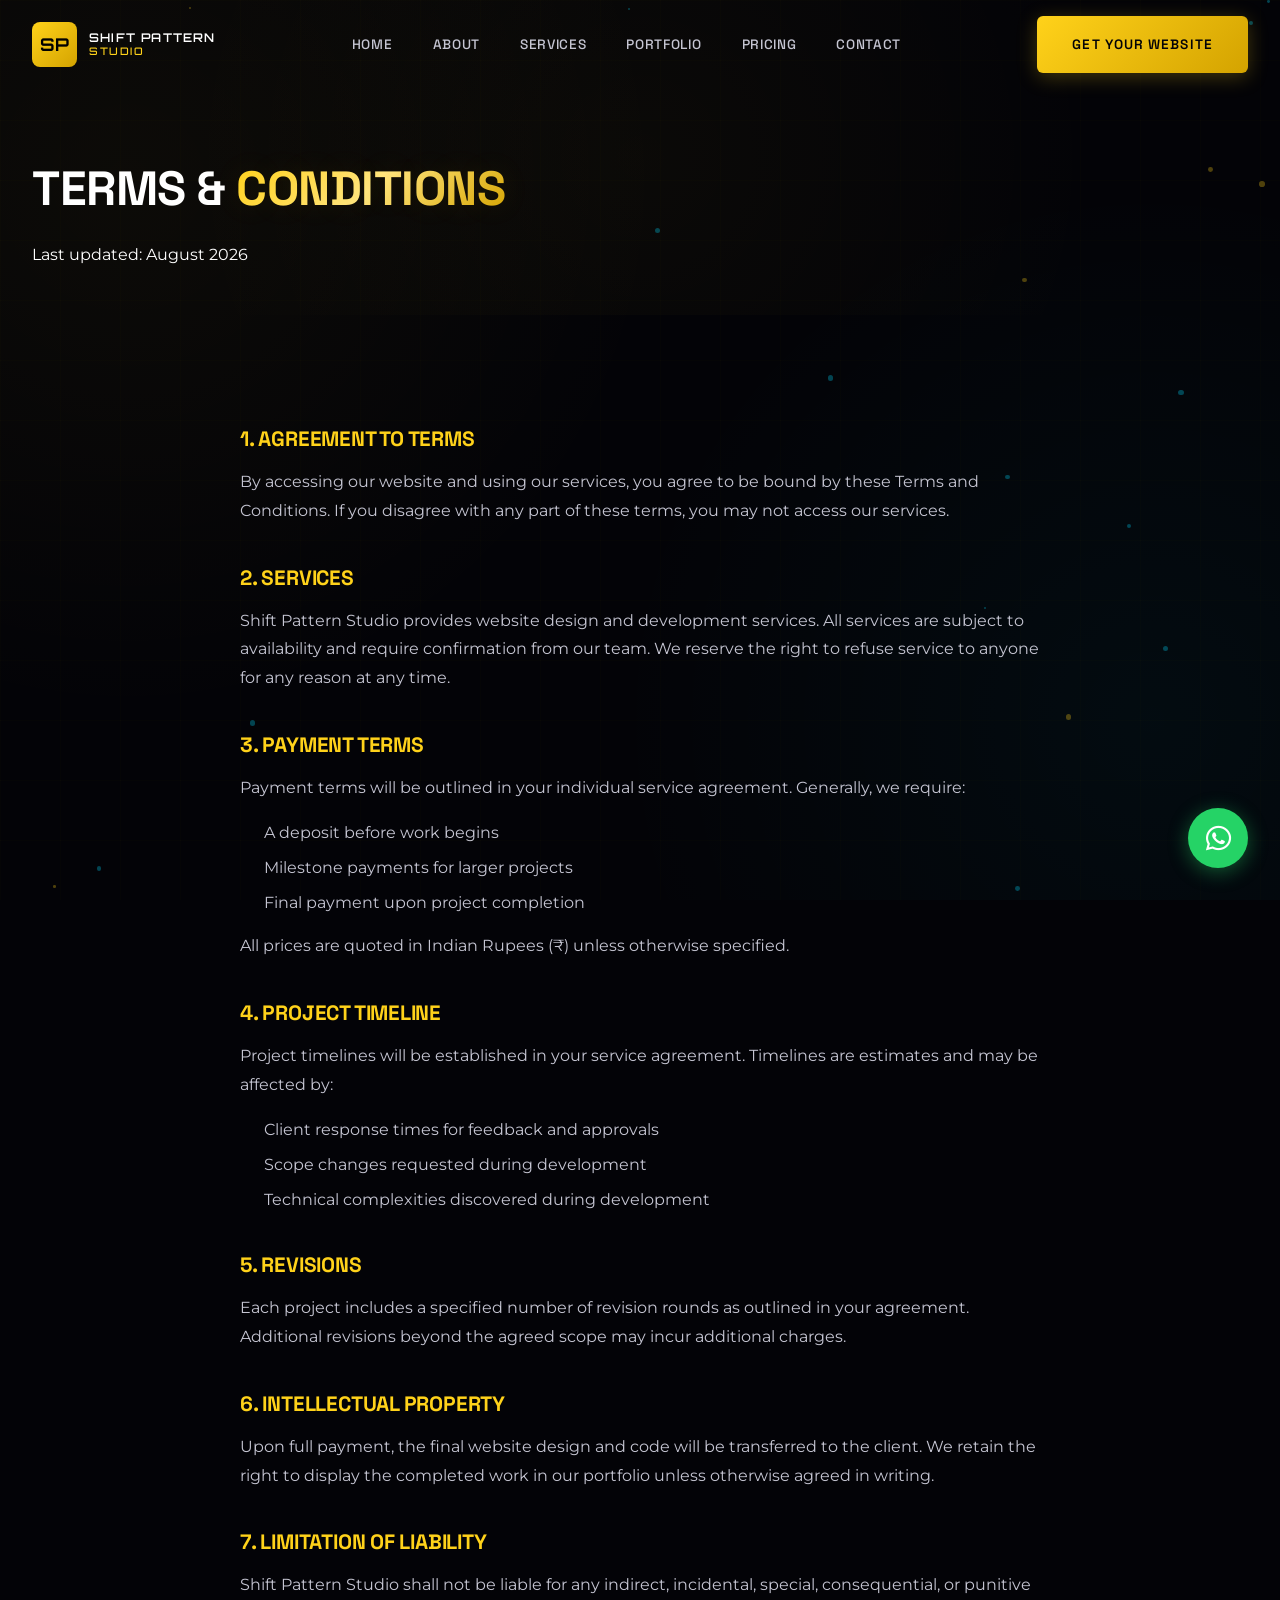
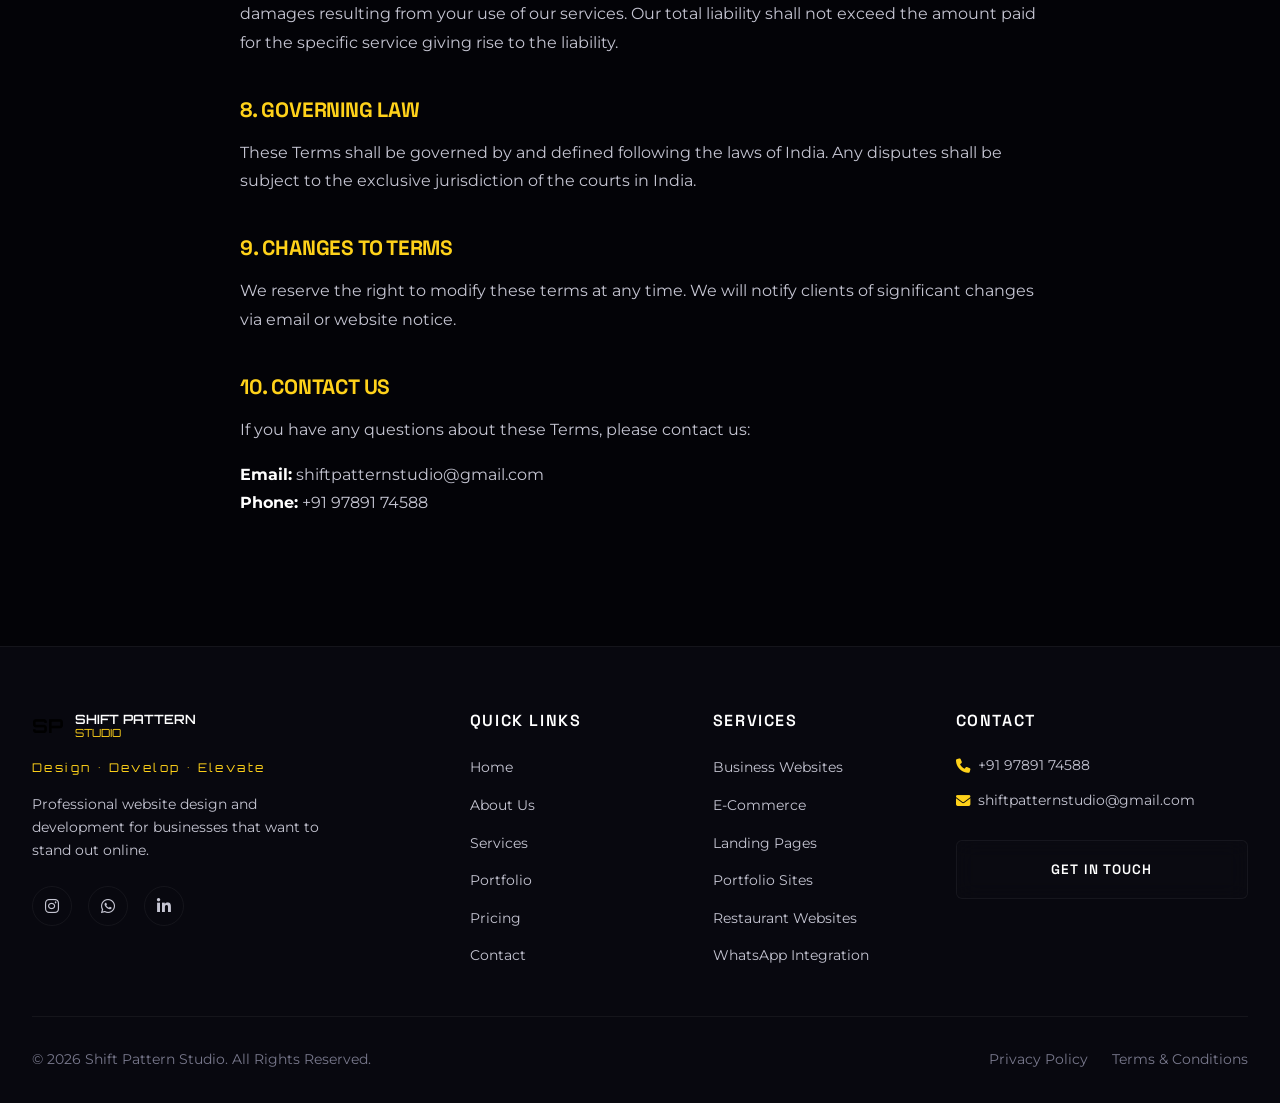
<file: terms.html>
<!DOCTYPE html>
<html lang="en">
<head>
  <meta charset="UTF-8">
  <meta name="viewport" content="width=device-width, initial-scale=1.0">
  <meta name="description" content="Terms and Conditions for Shift Pattern Studio website design and development services.">
  <meta name="keywords" content="website design, web development, digital agency, business website, e-commerce, portfolio">
  <meta name="author" content="Shift Pattern Studio">
  <meta name="robots" content="index, follow">

  <!-- Open Graph -->
  <meta property="og:title" content="Terms & Conditions | Shift Pattern Studio">
  <meta property="og:description" content="Terms and Conditions for Shift Pattern Studio website design and development services.">
  <meta property="og:type" content="website">
  <meta property="og:url" content="https://shiftpatternstudio.com">
  <meta property="og:image" content="assets/logo/og-image.jpg">

  <!-- Twitter Card -->
  <meta name="twitter:card" content="summary_large_image">
  <meta name="twitter:title" content="Terms & Conditions | Shift Pattern Studio">
  <meta name="twitter:description" content="Terms and Conditions for Shift Pattern Studio website design and development services.">

  <title>Terms & Conditions | Shift Pattern Studio</title>

  <!-- Google Fonts -->
  <link rel="preconnect" href="https://fonts.googleapis.com">
  <link rel="preconnect" href="https://fonts.gstatic.com" crossorigin>
  <link href="https://fonts.googleapis.com/css2?family=Inter:wght@300;400;500;600&family=Montserrat:wght@400;500;600;700;800&family=Orbitron:wght@400;500;600;700&family=Space+Grotesk:wght@400;500;600;700&display=swap" rel="stylesheet">

  <!-- Font Awesome -->
  <link rel="stylesheet" href="https://cdnjs.cloudflare.com/ajax/libs/font-awesome/6.5.1/css/all.min.css">

  <!-- Stylesheets -->
  <link rel="stylesheet" href="css/style.css">
  <link rel="stylesheet" href="css/animations.css">
  <link rel="stylesheet" href="css/responsive.css">
</head>
<body>

  <!-- Navbar -->
  <nav class="navbar" role="navigation" aria-label="Main Navigation">
    <div class="container nav-container">
      <a href="index.html" class="nav-logo" aria-label="Shift Pattern Studio Home">
        <div class="logo-mark">
          <span class="logo-sp">SP</span>
        </div>
        <div class="logo-text">
          <span class="logo-name">SHIFT PATTERN</span>
          <span class="logo-studio">STUDIO</span>
        </div>
      </a>

      <div class="nav-links" role="menubar">
        <a href="index.html" role="menuitem">Home</a>
        <a href="about.html" role="menuitem">About</a>
        <a href="services.html" role="menuitem">Services</a>
        <a href="portfolio.html" role="menuitem">Portfolio</a>
        <a href="pricing.html" role="menuitem">Pricing</a>
        <a href="contact.html" role="menuitem">Contact</a>
      </div>

      <a href="contact.html" class="btn btn-primary nav-cta">Get Your Website</a>

      <button class="mobile-menu-btn" aria-label="Open Menu" aria-expanded="false">
        <span></span>
        <span></span>
        <span></span>
      </button>
    </div>
  </nav>

  <!-- Mobile Navigation -->
  <div class="mobile-nav" role="dialog" aria-label="Mobile Menu" aria-hidden="true">
    <button class="mobile-nav-close" aria-label="Close Menu">
      <i class="fas fa-times"></i>
    </button>
    <div class="mobile-nav-links">
      <a href="index.html">Home</a>
      <a href="about.html">About</a>
      <a href="services.html">Services</a>
      <a href="portfolio.html">Portfolio</a>
      <a href="pricing.html">Pricing</a>
      <a href="contact.html">Contact</a>
    </div>
    <a href="contact.html" class="btn btn-primary" style="margin-top: 2rem;">Get Your Website</a>
  </div>


  <section class="page-hero legal-hero">
    <div class="container">
      <h1 class="reveal">TERMS & <span class="text-gradient-gold">CONDITIONS</span></h1>
      <p class="reveal">Last updated: August 2026</p>
    </div>
  </section>

  <section class="section-padding">
    <div class="container">
      <div class="legal-content reveal">
        <h2>1. AGREEMENT TO TERMS</h2>
        <p>By accessing our website and using our services, you agree to be bound by these Terms and Conditions. If you disagree with any part of these terms, you may not access our services.</p>

        <h2>2. SERVICES</h2>
        <p>Shift Pattern Studio provides website design and development services. All services are subject to availability and require confirmation from our team. We reserve the right to refuse service to anyone for any reason at any time.</p>

        <h2>3. PAYMENT TERMS</h2>
        <p>Payment terms will be outlined in your individual service agreement. Generally, we require:</p>
        <ul>
          <li>A deposit before work begins</li>
          <li>Milestone payments for larger projects</li>
          <li>Final payment upon project completion</li>
        </ul>
        <p>All prices are quoted in Indian Rupees (₹) unless otherwise specified.</p>

        <h2>4. PROJECT TIMELINE</h2>
        <p>Project timelines will be established in your service agreement. Timelines are estimates and may be affected by:</p>
        <ul>
          <li>Client response times for feedback and approvals</li>
          <li>Scope changes requested during development</li>
          <li>Technical complexities discovered during development</li>
        </ul>

        <h2>5. REVISIONS</h2>
        <p>Each project includes a specified number of revision rounds as outlined in your agreement. Additional revisions beyond the agreed scope may incur additional charges.</p>

        <h2>6. INTELLECTUAL PROPERTY</h2>
        <p>Upon full payment, the final website design and code will be transferred to the client. We retain the right to display the completed work in our portfolio unless otherwise agreed in writing.</p>

        <h2>7. LIMITATION OF LIABILITY</h2>
        <p>Shift Pattern Studio shall not be liable for any indirect, incidental, special, consequential, or punitive damages resulting from your use of our services. Our total liability shall not exceed the amount paid for the specific service giving rise to the liability.</p>

        <h2>8. GOVERNING LAW</h2>
        <p>These Terms shall be governed by and defined following the laws of India. Any disputes shall be subject to the exclusive jurisdiction of the courts in India.</p>

        <h2>9. CHANGES TO TERMS</h2>
        <p>We reserve the right to modify these terms at any time. We will notify clients of significant changes via email or website notice.</p>

        <h2>10. CONTACT US</h2>
        <p>If you have any questions about these Terms, please contact us:</p>
        <p><strong>Email:</strong> shiftpatternstudio@gmail.com<br>
        <strong>Phone:</strong> +91 97891 74588</p>
      </div>
    </div>
  </section>


  <!-- Footer -->
  <footer class="footer">
    <div class="container">
      <div class="footer-grid">
        <div class="footer-brand">
          <a href="index.html" class="footer-logo">
            <span class="logo-sp">SP</span>
            <div>
              <span>SHIFT PATTERN</span>
              <span>STUDIO</span>
            </div>
          </a>
          <p class="footer-tagline">Design • Develop • Elevate</p>
          <p class="footer-desc">Professional website design and development for businesses that want to stand out online.</p>
          <div class="footer-social">
            <a href="#" aria-label="Instagram"><i class="fab fa-instagram"></i></a>
            <a href="#" data-whatsapp aria-label="WhatsApp"><i class="fab fa-whatsapp"></i></a>
            <a href="#" aria-label="LinkedIn"><i class="fab fa-linkedin-in"></i></a>
          </div>
        </div>

        <div class="footer-links">
          <h4>Quick Links</h4>
          <ul>
            <li><a href="index.html">Home</a></li>
            <li><a href="about.html">About Us</a></li>
            <li><a href="services.html">Services</a></li>
            <li><a href="portfolio.html">Portfolio</a></li>
            <li><a href="pricing.html">Pricing</a></li>
            <li><a href="contact.html">Contact</a></li>
          </ul>
        </div>

        <div class="footer-links">
          <h4>Services</h4>
          <ul>
            <li><a href="services.html">Business Websites</a></li>
            <li><a href="services.html">E-Commerce</a></li>
            <li><a href="services.html">Landing Pages</a></li>
            <li><a href="services.html">Portfolio Sites</a></li>
            <li><a href="services.html">Restaurant Websites</a></li>
            <li><a href="services.html">WhatsApp Integration</a></li>
          </ul>
        </div>

        <div class="footer-contact">
          <h4>Contact</h4>
          <p><i class="fas fa-phone"></i> +91 97891 74588</p>
          <p><i class="fas fa-envelope"></i> <a href="mailto:shiftpatternstudio@gmail.com">shiftpatternstudio@gmail.com</a></p>
          <a href="contact.html" class="btn btn-outline" style="margin-top: 1rem; width: 100%;">Get in Touch</a>
        </div>
      </div>

      <div class="footer-bottom">
        <p>&copy; <span class="current-year">2026</span> Shift Pattern Studio. All Rights Reserved.</p>
        <div class="footer-legal">
          <a href="privacy.html">Privacy Policy</a>
          <a href="terms.html">Terms & Conditions</a>
        </div>
      </div>
    </div>
  </footer>

  <!-- WhatsApp Float Button -->
  <a href="#" class="whatsapp-float" data-whatsapp aria-label="Chat on WhatsApp">
    <i class="fab fa-whatsapp"></i>
  </a>

  <!-- Background Effects -->
  <div class="bg-grid" aria-hidden="true"></div>
  <div class="particles" aria-hidden="true"></div>

  <!-- Scripts -->
  <script src="js/main.js"></script>
  <script src="js/animations.js"></script>
  <script src="js/portfolio.js"></script>
  <script src="js/contact.js"></script>
</body>
</html>
</file>
<file: css/style.css>
/* ============================================
   SHIFT PATTERN STUDIO - GLOBAL STYLES
   ============================================ */

:root {
  --bg-primary: #030307;
  --bg-secondary: #08080f;
  --bg-tertiary: #0e0e1a;
  --gold: #FFD21A;
  --gold-light: #FFE054;
  --gold-dark: #D4A300;
  --cyan: #00D9FF;
  --cyan-glow: rgba(0, 217, 255, 0.25);
  --gold-glow: rgba(255, 210, 26, 0.25);
  --text-primary: #ffffff;
  --text-secondary: #c5c5d2;
  --text-muted: #78788c;
  --border: rgba(255, 255, 255, 0.05);
  --glass-bg: rgba(255, 255, 255, 0.02);
  --glass-border: rgba(255, 255, 255, 0.07);
  --transition: all 0.5s cubic-bezier(0.16, 1, 0.3, 1);
}

* {
  margin: 0;
  padding: 0;
  box-sizing: border-box;
}

html {
  scroll-behavior: smooth;
  font-size: 16px;
}

body {
  font-family: 'Montserrat', 'Inter', sans-serif;
  background-color: var(--bg-primary);
  background-image: 
    radial-gradient(circle at 10% 20%, rgba(255, 210, 26, 0.04) 0%, transparent 40%),
    radial-gradient(circle at 90% 80%, rgba(0, 217, 255, 0.04) 0%, transparent 40%);
  background-attachment: fixed;
  color: var(--text-primary);
  line-height: 1.6;
  overflow-x: hidden;
  -webkit-font-smoothing: antialiased;
}

h1, h2, h3, h4, h5, h6 {
  font-family: 'Space Grotesk', 'Montserrat', sans-serif;
  font-weight: 700;
  line-height: 1.2;
  letter-spacing: -0.01em;
}

a {
  text-decoration: none;
  color: inherit;
  transition: var(--transition);
}

img {
  max-width: 100%;
  display: block;
}

ul {
  list-style: none;
}

.container {
  max-width: 1280px;
  margin: 0 auto;
  padding: 0 2rem;
}

.section-padding {
  padding: 7rem 0;
}

/* Typography */
.text-gold {
  color: var(--gold);
}

.text-cyan {
  color: var(--cyan);
}

.text-gradient-gold {
  background: linear-gradient(135deg, var(--gold), #FFE57F, var(--gold-dark));
  -webkit-background-clip: text;
  -webkit-text-fill-color: transparent;
  background-clip: text;
  text-shadow: 0 0 30px rgba(255, 210, 26, 0.1);
}

.text-gradient-cyan {
  background: linear-gradient(135deg, var(--cyan), #80F0FF);
  -webkit-background-clip: text;
  -webkit-text-fill-color: transparent;
  background-clip: text;
  text-shadow: 0 0 30px rgba(0, 217, 255, 0.15);
}

/* Buttons */
.btn {
  display: inline-flex;
  align-items: center;
  justify-content: center;
  gap: 0.6rem;
  padding: 1.1rem 2.2rem;
  font-family: 'Space Grotesk', sans-serif;
  font-weight: 600;
  font-size: 0.85rem;
  letter-spacing: 0.08em;
  text-transform: uppercase;
  border: none;
  cursor: pointer;
  transition: var(--transition);
  position: relative;
  overflow: hidden;
  border-radius: 6px;
  z-index: 1;
}

.btn-primary {
  background: linear-gradient(135deg, var(--gold), var(--gold-dark));
  color: #030307;
  box-shadow: 0 4px 20px var(--gold-glow);
}

.btn-primary:hover {
  transform: translateY(-3px);
  box-shadow: 0 8px 30px var(--gold-glow);
}

.btn-primary::before {
  content: '';
  position: absolute;
  top: 0;
  left: -100%;
  width: 100%;
  height: 100%;
  background: linear-gradient(90deg, transparent, rgba(255, 255, 255, 0.4), transparent);
  transition: left 0.6s ease;
  z-index: -1;
}

.btn-primary:hover::before {
  left: 100%;
}

.btn-outline {
  background: rgba(255, 255, 255, 0.01);
  color: var(--text-primary);
  border: 1px solid var(--border);
  backdrop-filter: blur(10px);
  -webkit-backdrop-filter: blur(10px);
}

.btn-outline:hover {
  border-color: var(--gold);
  color: var(--gold);
  background: rgba(255, 210, 26, 0.02);
  box-shadow: 0 4px 20px var(--gold-glow);
  transform: translateY(-3px);
}

.btn-whatsapp {
  background: #25D366;
  color: #fff;
  box-shadow: 0 4px 15px rgba(37, 211, 102, 0.2);
}

.btn-whatsapp:hover {
  background: #20ba59;
  transform: translateY(-3px);
  box-shadow: 0 8px 25px rgba(37, 211, 102, 0.4);
}

/* Liquid Glass */
.liquid-glass {
  background: var(--glass-bg);
  backdrop-filter: blur(16px);
  -webkit-backdrop-filter: blur(16px);
  border: 1px solid var(--glass-border);
  position: relative;
  overflow: hidden;
  transition: var(--transition);
}

.liquid-glass::before {
  content: '';
  position: absolute;
  top: 0;
  left: -100%;
  width: 100%;
  height: 100%;
  background: linear-gradient(90deg, transparent, rgba(255, 255, 255, 0.05), transparent);
  transition: left 0.8s cubic-bezier(0.16, 1, 0.3, 1);
}

.liquid-glass:hover::before {
  left: 100%;
}

.liquid-glass:hover {
  border-color: rgba(255, 210, 26, 0.25);
  box-shadow: 0 12px 40px rgba(255, 210, 26, 0.08);
  transform: translateY(-5px);
}

/* Section Headers */
.section-header {
  text-align: center;
  margin-bottom: 4rem;
}

.section-header h2 {
  font-size: clamp(2rem, 5vw, 3.5rem);
  margin-bottom: 1rem;
}

.section-header p {
  color: var(--text-secondary);
  font-size: 1.1rem;
  max-width: 600px;
  margin: 0 auto;
}

/* Background Grid Animation */
.bg-grid {
  position: fixed;
  top: 0;
  left: 0;
  width: 100%;
  height: 100%;
  pointer-events: none;
  z-index: 0;
  opacity: 0.15;
  background-image: 
    linear-gradient(rgba(255, 210, 26, 0.1) 1px, transparent 1px),
    linear-gradient(90deg, rgba(255, 210, 26, 0.1) 1px, transparent 1px);
  background-size: 60px 60px;
  animation: gridMove 20s linear infinite;
}

@keyframes gridMove {
  0% { transform: translate(0, 0); }
  100% { transform: translate(60px, 60px); }
}

/* Floating Particles */
.particles {
  position: fixed;
  top: 0;
  left: 0;
  width: 100%;
  height: 100%;
  pointer-events: none;
  z-index: 1;
  overflow: hidden;
}

.particle {
  position: absolute;
  width: 4px;
  height: 4px;
  background: var(--gold);
  border-radius: 50%;
  opacity: 0.3;
  animation: floatParticle 15s infinite;
}

@keyframes floatParticle {
  0%, 100% { transform: translateY(0) translateX(0); opacity: 0; }
  10% { opacity: 0.3; }
  90% { opacity: 0.3; }
  100% { transform: translateY(-100vh) translateX(50px); opacity: 0; }
}

/* Circuit Lines */
.circuit-line {
  position: absolute;
  background: linear-gradient(90deg, transparent, var(--cyan), transparent);
  height: 1px;
  opacity: 0.3;
  animation: circuitPulse 4s infinite;
}

@keyframes circuitPulse {
  0%, 100% { opacity: 0.1; }
  50% { opacity: 0.4; }
}

/* Glow Orbs */
.glow-orb {
  position: absolute;
  border-radius: 50%;
  filter: blur(80px);
  opacity: 0.15;
  pointer-events: none;
}

.glow-orb.gold {
  background: var(--gold);
}

.glow-orb.cyan {
  background: var(--cyan);
}

/* WhatsApp Float Button */
.whatsapp-float {
  position: fixed;
  bottom: 2rem;
  right: 2rem;
  width: 60px;
  height: 60px;
  background: #25D366;
  border-radius: 50%;
  display: flex;
  align-items: center;
  justify-content: center;
  color: #fff;
  font-size: 1.8rem;
  box-shadow: 0 4px 20px rgba(37, 211, 102, 0.4);
  z-index: 999;
  transition: var(--transition);
  animation: pulse 2s infinite;
}

.whatsapp-float:hover {
  transform: scale(1.1);
  box-shadow: 0 6px 30px rgba(37, 211, 102, 0.6);
}

@keyframes pulse {
  0%, 100% { box-shadow: 0 0 0 0 rgba(37, 211, 102, 0.4); }
  50% { box-shadow: 0 0 0 15px rgba(37, 211, 102, 0); }
}

/* Utility */
.text-center { text-align: center; }
.mt-1 { margin-top: 0.5rem; }
.mt-2 { margin-top: 1rem; }
.mt-3 { margin-top: 1.5rem; }
.mt-4 { margin-top: 2rem; }
.mb-1 { margin-bottom: 0.5rem; }
.mb-2 { margin-bottom: 1rem; }
.mb-3 { margin-bottom: 1.5rem; }
.mb-4 { margin-bottom: 2rem; }

/* Scrollbar */
::-webkit-scrollbar {
  width: 8px;
}

::-webkit-scrollbar-track {
  background: var(--bg-secondary);
}

::-webkit-scrollbar-thumb {
  background: var(--gold-dark);
  border-radius: 4px;
}

::-webkit-scrollbar-thumb:hover {
  background: var(--gold);
}

/* ============================================
   NAVBAR
   ============================================ */
.navbar {
  position: fixed;
  top: 0;
  left: 0;
  width: 100%;
  z-index: 1000;
  padding: 1rem 0;
  transition: var(--transition);
  background: transparent;
}

.navbar.scrolled {
  background: rgba(5, 5, 5, 0.85);
  backdrop-filter: blur(20px);
  -webkit-backdrop-filter: blur(20px);
  border-bottom: 1px solid var(--border);
  padding: 0.8rem 0;
}

.nav-container {
  display: flex;
  align-items: center;
  justify-content: space-between;
}

.nav-logo {
  display: flex;
  align-items: center;
  gap: 0.75rem;
}

.logo-mark {
  width: 45px;
  height: 45px;
  background: linear-gradient(135deg, var(--gold), var(--gold-dark));
  border-radius: 8px;
  display: flex;
  align-items: center;
  justify-content: center;
}

.logo-sp {
  font-family: 'Orbitron', sans-serif;
  font-weight: 700;
  font-size: 1.1rem;
  color: #000;
}

.logo-text {
  display: flex;
  flex-direction: column;
  line-height: 1.2;
}

.logo-name {
  font-family: 'Orbitron', sans-serif;
  font-size: 0.75rem;
  font-weight: 600;
  letter-spacing: 0.1em;
  color: var(--text-primary);
}

.logo-studio {
  font-family: 'Orbitron', sans-serif;
  font-size: 0.65rem;
  font-weight: 500;
  letter-spacing: 0.15em;
  color: var(--gold);
}

.nav-links {
  display: flex;
  align-items: center;
  gap: 2.5rem;
}

.nav-links a {
  font-family: 'Space Grotesk', sans-serif;
  font-size: 0.85rem;
  font-weight: 500;
  letter-spacing: 0.05em;
  text-transform: uppercase;
  color: var(--text-secondary);
  position: relative;
  padding: 0.25rem 0;
}

.nav-links a::after {
  content: '';
  position: absolute;
  bottom: 0;
  left: 0;
  width: 0;
  height: 2px;
  background: linear-gradient(90deg, var(--gold), var(--gold-dark));
  transition: width 0.3s ease;
}

.nav-links a:hover {
  color: var(--text-primary);
}

.nav-links a:hover::after {
  width: 100%;
}

.mobile-menu-btn {
  display: none;
  flex-direction: column;
  gap: 5px;
  background: none;
  border: none;
  cursor: pointer;
  padding: 0.5rem;
}

.mobile-menu-btn span {
  display: block;
  width: 25px;
  height: 2px;
  background: var(--text-primary);
  transition: var(--transition);
}

.mobile-nav {
  position: fixed;
  top: 0;
  right: -100%;
  width: 100%;
  height: 100vh;
  background: rgba(0, 0, 0, 0.98);
  backdrop-filter: blur(20px);
  z-index: 2000;
  display: flex;
  flex-direction: column;
  align-items: center;
  justify-content: center;
  transition: right 0.4s ease;
}

.mobile-nav.active {
  right: 0;
}

.mobile-nav-close {
  position: absolute;
  top: 2rem;
  right: 2rem;
  background: none;
  border: none;
  color: var(--text-primary);
  font-size: 1.5rem;
  cursor: pointer;
}

.mobile-nav-links {
  display: flex;
  flex-direction: column;
  align-items: center;
  gap: 1.5rem;
}

.mobile-nav-links a {
  font-family: 'Orbitron', sans-serif;
  font-size: 1.8rem;
  font-weight: 600;
  color: var(--text-primary);
  text-transform: uppercase;
  letter-spacing: 0.1em;
}

.mobile-nav-links a:hover {
  color: var(--gold);
}

/* ============================================
   FOOTER
   ============================================ */
.footer {
  background: var(--bg-secondary);
  border-top: 1px solid var(--border);
  padding: 4rem 0 2rem;
  position: relative;
  z-index: 10;
}

.footer-grid {
  display: grid;
  grid-template-columns: 2fr 1fr 1fr 1.5fr;
  gap: 3rem;
  margin-bottom: 3rem;
}

.footer-logo {
  display: flex;
  align-items: center;
  gap: 0.75rem;
  margin-bottom: 1rem;
}

.footer-logo .logo-sp {
  font-size: 1.2rem;
}

.footer-logo div {
  display: flex;
  flex-direction: column;
  line-height: 1.2;
}

.footer-logo div span:first-child {
  font-family: 'Orbitron', sans-serif;
  font-size: 0.8rem;
  font-weight: 600;
  color: var(--text-primary);
}

.footer-logo div span:last-child {
  font-family: 'Orbitron', sans-serif;
  font-size: 0.7rem;
  color: var(--gold);
}

.footer-tagline {
  font-family: 'Orbitron', sans-serif;
  font-size: 0.75rem;
  letter-spacing: 0.2em;
  color: var(--gold);
  margin-bottom: 1rem;
}

.footer-desc {
  color: var(--text-secondary);
  font-size: 0.9rem;
  margin-bottom: 1.5rem;
  max-width: 300px;
}

.footer-social {
  display: flex;
  gap: 1rem;
}

.footer-social a {
  width: 40px;
  height: 40px;
  border-radius: 50%;
  border: 1px solid var(--border);
  display: flex;
  align-items: center;
  justify-content: center;
  color: var(--text-secondary);
  transition: var(--transition);
}

.footer-social a:hover {
  border-color: var(--gold);
  color: var(--gold);
  box-shadow: 0 0 15px var(--gold-glow);
  transform: translateY(-3px);
}

.footer-links h4,
.footer-contact h4 {
  font-family: 'Space Grotesk', sans-serif;
  font-size: 1rem;
  font-weight: 600;
  margin-bottom: 1.5rem;
  color: var(--text-primary);
  text-transform: uppercase;
  letter-spacing: 0.1em;
}

.footer-links ul {
  display: flex;
  flex-direction: column;
  gap: 0.75rem;
}

.footer-links a {
  color: var(--text-secondary);
  font-size: 0.9rem;
  transition: var(--transition);
}

.footer-links a:hover {
  color: var(--gold);
  padding-left: 5px;
}

.footer-contact p {
  color: var(--text-secondary);
  font-size: 0.9rem;
  margin-bottom: 0.75rem;
  display: flex;
  align-items: center;
  gap: 0.5rem;
}

.footer-contact i {
  color: var(--gold);
}

.footer-bottom {
  border-top: 1px solid var(--border);
  padding-top: 2rem;
  display: flex;
  justify-content: space-between;
  align-items: center;
  flex-wrap: wrap;
  gap: 1rem;
}

.footer-bottom p {
  color: var(--text-muted);
  font-size: 0.85rem;
}

.footer-legal {
  display: flex;
  gap: 1.5rem;
}

.footer-legal a {
  color: var(--text-muted);
  font-size: 0.85rem;
}

.footer-legal a:hover {
  color: var(--gold);
}

/* ============================================
   HERO SECTION
   ============================================ */
.hero {
  min-height: 100vh;
  display: flex;
  align-items: center;
  position: relative;
  overflow: hidden;
  padding: 8rem 0 4rem;
}

.hero-container {
  display: grid;
  grid-template-columns: 1fr 1fr;
  gap: 4rem;
  align-items: center;
  position: relative;
  z-index: 10;
}

.hero-tagline {
  font-family: 'Orbitron', sans-serif;
  font-size: 0.8rem;
  letter-spacing: 0.3em;
  color: var(--gold);
  margin-bottom: 1.5rem;
}

.hero-content h1 {
  font-size: clamp(2.5rem, 5vw, 4.5rem);
  font-weight: 800;
  line-height: 1.1;
  margin-bottom: 1.5rem;
}

.hero-white {
  color: var(--text-primary);
  text-shadow: 0 0 40px rgba(255, 255, 255, 0.1);
}

.hero-subtitle {
  font-size: clamp(1.2rem, 2.5vw, 1.8rem);
  color: var(--cyan);
  font-weight: 600;
  margin-bottom: 1.5rem;
  letter-spacing: 0.05em;
}

.hero-desc {
  color: var(--text-secondary);
  font-size: 1.1rem;
  max-width: 500px;
  margin-bottom: 2rem;
}

.hero-buttons {
  display: flex;
  gap: 1rem;
  flex-wrap: wrap;
}

/* Hero Visual / Mockups */
.hero-visual {
  position: relative;
  display: flex;
  justify-content: center;
  align-items: center;
}

.mockup-container {
  position: relative;
  width: 100%;
  max-width: 500px;
}

.mockup-monitor {
  width: 100%;
  padding: 0.8rem;
  border-radius: 16px;
  border: 1px solid rgba(255, 210, 26, 0.2);
  background: rgba(255, 255, 255, 0.02);
  backdrop-filter: blur(20px);
  -webkit-backdrop-filter: blur(20px);
  box-shadow: 
    0 25px 50px -12px rgba(0, 0, 0, 0.5),
    0 0 30px rgba(255, 210, 26, 0.05),
    inset 0 1px 1px rgba(255, 255, 255, 0.1);
}

.mockup-screen {
  background: #050508;
  border-radius: 10px;
  overflow: hidden;
  border: 1px solid rgba(255, 255, 255, 0.05);
}

.mockup-header {
  display: flex;
  gap: 8px;
  padding: 14px 18px;
  background: rgba(255, 255, 255, 0.02);
  border-bottom: 1px solid rgba(255, 255, 255, 0.04);
}

.mockup-dot {
  width: 8px;
  height: 8px;
  border-radius: 50%;
}

.mockup-dot.red { background: #ff5f56; box-shadow: 0 0 8px rgba(255, 95, 86, 0.5); }
.mockup-dot.yellow { background: #ffbd2e; box-shadow: 0 0 8px rgba(255, 189, 46, 0.5); }
.mockup-dot.green { background: #27ca40; box-shadow: 0 0 8px rgba(39, 202, 64, 0.5); }

.mockup-content {
  padding: 2rem;
}

.mockup-line {
  height: 8px;
  background: linear-gradient(90deg, rgba(255, 210, 26, 0.4), rgba(0, 217, 255, 0.3));
  border-radius: 4px;
  margin-bottom: 14px;
}

.mockup-grid {
  display: grid;
  grid-template-columns: repeat(3, 1fr);
  gap: 12px;
  margin-top: 1.5rem;
}

.mockup-card {
  height: 65px;
  background: linear-gradient(135deg, rgba(255, 210, 26, 0.08), rgba(0, 217, 255, 0.04));
  border-radius: 8px;
  border: 1px solid rgba(255, 215, 0, 0.08);
  transition: var(--transition);
}

.mockup-card:hover {
  transform: translateY(-2px);
  border-color: rgba(255, 210, 26, 0.2);
  box-shadow: 0 8px 20px rgba(255, 210, 26, 0.05);
}

.mockup-phone {
  position: absolute;
  bottom: -25px;
  right: -25px;
  width: 130px;
  height: 220px;
  background: #08080f;
  border-radius: 20px;
  border: 1px solid rgba(0, 217, 255, 0.3);
  padding: 8px;
  box-shadow: 
    0 30px 60px rgba(0, 0, 0, 0.6),
    0 0 30px rgba(0, 217, 255, 0.1),
    inset 0 1px 1px rgba(255, 255, 255, 0.15);
}

.mockup-phone-screen {
  height: 100%;
  background: #050505;
  border-radius: 12px;
  padding: 12px;
  border: 1px solid var(--border);
}

.mockup-phone-line {
  height: 6px;
  background: linear-gradient(90deg, rgba(255,210,26,0.3), transparent);
  border-radius: 3px;
  margin-bottom: 8px;
}

.mockup-phone-card {
  height: 40px;
  background: linear-gradient(135deg, rgba(0,217,255,0.1), rgba(255,210,26,0.05));
  border-radius: 6px;
  margin-top: 8px;
}

.hero-scroll {
  position: absolute;
  bottom: 2rem;
  left: 50%;
  transform: translateX(-50%);
}

.scroll-indicator {
  width: 24px;
  height: 40px;
  border: 2px solid var(--gold);
  border-radius: 12px;
  display: flex;
  justify-content: center;
  padding-top: 8px;
}

.scroll-indicator span {
  width: 4px;
  height: 8px;
  background: var(--gold);
  border-radius: 2px;
  animation: scrollBounce 2s infinite;
}

@keyframes scrollBounce {
  0%, 100% { transform: translateY(0); opacity: 1; }
  50% { transform: translateY(8px); opacity: 0.5; }
}

/* ============================================
   WHY SECTION
   ============================================ */
.why-cards {
  display: grid;
  grid-template-columns: repeat(auto-fit, minmax(280px, 1fr));
  gap: 1.8rem;
}

.why-card {
  padding: 2.5rem 2rem;
  border-radius: 16px;
  text-align: center;
  background: var(--glass-bg);
  border: 1px solid var(--glass-border);
  backdrop-filter: blur(12px);
  -webkit-backdrop-filter: blur(12px);
  transition: var(--transition);
}

.why-card:hover {
  transform: translateY(-8px);
  border-color: rgba(255, 210, 26, 0.3);
  box-shadow: 
    0 20px 40px rgba(0, 0, 0, 0.4),
    0 0 30px rgba(255, 210, 26, 0.05);
}

.why-icon {
  width: 64px;
  height: 64px;
  margin: 0 auto 1.8rem;
  background: linear-gradient(135deg, rgba(255, 210, 26, 0.12), rgba(255, 210, 26, 0.03));
  border: 1px solid rgba(255, 210, 26, 0.2);
  border-radius: 14px;
  display: flex;
  align-items: center;
  justify-content: center;
  font-size: 1.6rem;
  color: var(--gold);
  transition: var(--transition);
}

.why-card:hover .why-icon {
  box-shadow: 0 0 25px var(--gold-glow);
  transform: scale(1.1) rotate(5deg);
  border-color: var(--gold);
}

.why-card h3 {
  font-size: 1.25rem;
  margin-bottom: 0.9rem;
  color: var(--text-primary);
  font-family: 'Space Grotesk', sans-serif;
}

.why-card p {
  color: var(--text-secondary);
  font-size: 0.95rem;
  line-height: 1.6;
}

/* ============================================
   SERVICES GRID
   ============================================ */
.services-grid {
  display: grid;
  grid-template-columns: repeat(auto-fit, minmax(300px, 1fr));
  gap: 1.8rem;
}

.service-card {
  padding: 2.5rem 2rem;
  border-radius: 16px;
  background: var(--glass-bg);
  border: 1px solid var(--glass-border);
  backdrop-filter: blur(12px);
  -webkit-backdrop-filter: blur(12px);
  position: relative;
  overflow: hidden;
  transition: var(--transition);
}

.service-card:hover {
  transform: translateY(-8px);
  border-color: rgba(255, 210, 26, 0.3);
  box-shadow: 
    0 20px 40px rgba(0, 0, 0, 0.4),
    0 0 30px rgba(255, 210, 26, 0.05);
}

.service-icon {
  font-size: 2.2rem;
  color: var(--gold);
  margin-bottom: 1.8rem;
  transition: var(--transition);
}

.service-card:hover .service-icon {
  transform: scale(1.25) rotate(-5deg);
  text-shadow: 0 0 25px var(--gold-glow);
}

.service-card h3 {
  font-size: 1.25rem;
  margin-bottom: 0.9rem;
  font-family: 'Space Grotesk', sans-serif;
}

.service-card p {
  color: var(--text-secondary);
  font-size: 0.95rem;
  margin-bottom: 2rem;
  line-height: 1.6;
}

.service-arrow {
  position: absolute;
  bottom: 2rem;
  right: 2rem;
  width: 44px;
  height: 44px;
  border-radius: 50%;
  background: rgba(255, 210, 26, 0.08);
  border: 1px solid rgba(255, 210, 26, 0.15);
  display: flex;
  align-items: center;
  justify-content: center;
  color: var(--gold);
  transition: var(--transition);
}

.service-card:hover .service-arrow {
  background: var(--gold);
  color: #030307;
  border-color: var(--gold);
  transform: translateX(5px);
  box-shadow: 0 0 15px var(--gold-glow);
}

/* ============================================
   PORTFOLIO GRID
   ============================================ */
.portfolio-grid {
  display: grid;
  grid-template-columns: repeat(auto-fit, minmax(320px, 1fr));
  gap: 2rem;
}

.portfolio-card {
  border-radius: 16px;
  overflow: hidden;
  background: rgba(255, 255, 255, 0.01);
  border: 1px solid var(--border);
  backdrop-filter: blur(10px);
  -webkit-backdrop-filter: blur(10px);
  transition: var(--transition);
}

.portfolio-card:hover {
  transform: translateY(-8px);
  border-color: rgba(255, 210, 26, 0.3);
  box-shadow: 
    0 25px 50px rgba(0, 0, 0, 0.5),
    0 0 30px rgba(255, 210, 26, 0.05);
}

.portfolio-image {
  position: relative;
  overflow: hidden;
  aspect-ratio: 16 / 10;
}

.portfolio-overlay {
  position: absolute;
  top: 0;
  left: 0;
  width: 100%;
  height: 100%;
  background: rgba(3, 3, 7, 0.85);
  display: flex;
  align-items: center;
  justify-content: center;
  opacity: 0;
  transition: opacity 0.4s cubic-bezier(0.16, 1, 0.3, 1);
  backdrop-filter: blur(4px);
  -webkit-backdrop-filter: blur(4px);
}

.portfolio-card:hover .portfolio-overlay {
  opacity: 1;
}

.portfolio-info {
  padding: 1.8rem;
}

.portfolio-category {
  font-family: 'Orbitron', sans-serif;
  font-size: 0.75rem;
  letter-spacing: 0.18em;
  color: var(--cyan);
  text-transform: uppercase;
  margin-bottom: 0.4rem;
  display: inline-block;
}

.portfolio-info h3 {
  font-size: 1.3rem;
  margin: 0.5rem 0;
  font-family: 'Space Grotesk', sans-serif;
}

.portfolio-info p {
  color: var(--text-secondary);
  font-size: 0.9rem;
}

.portfolio-link {
  display: inline-flex;
  align-items: center;
  gap: 0.5rem;
  color: var(--gold);
  font-weight: 600;
  font-size: 0.9rem;
  margin-top: 1rem;
  transition: var(--transition);
}

.portfolio-link:hover {
  gap: 1rem;
}

.portfolio-link i {
  transition: var(--transition);
}

/* ============================================
   PROCESS TIMELINE
   ============================================ */
.process-timeline {
  position: relative;
  max-width: 800px;
  margin: 0 auto;
}

.process-timeline::before {
  content: '';
  position: absolute;
  left: 50%;
  transform: translateX(-50%);
  width: 2px;
  height: 100%;
  background: linear-gradient(180deg, var(--gold), var(--cyan), var(--gold));
  opacity: 0.3;
}

.process-step {
  display: flex;
  align-items: center;
  gap: 2rem;
  margin-bottom: 3rem;
  position: relative;
}

.process-step:nth-child(even) {
  flex-direction: row-reverse;
  text-align: right;
}

.process-step:nth-child(even) .process-content {
  text-align: right;
}

.process-number {
  width: 60px;
  height: 60px;
  background: linear-gradient(135deg, var(--gold), var(--gold-dark));
  border-radius: 50%;
  display: flex;
  align-items: center;
  justify-content: center;
  font-family: 'Orbitron', sans-serif;
  font-weight: 700;
  font-size: 1.2rem;
  color: #000;
  flex-shrink: 0;
  box-shadow: 0 0 20px var(--gold-glow);
  z-index: 2;
}

.process-content {
  flex: 1;
  padding: 0 2rem;
}

.process-content h3 {
  font-size: 1.3rem;
  margin-bottom: 0.5rem;
  color: var(--text-primary);
}

.process-content p {
  color: var(--text-secondary);
}

/* ============================================
   OFFER SECTION
   ============================================ */
.offer-content {
  text-align: center;
  padding: 4rem 2rem;
  border-radius: 16px;
  max-width: 700px;
  margin: 0 auto;
  position: relative;
  overflow: hidden;
}

.offer-content::before {
  content: '';
  position: absolute;
  top: -50%;
  left: -50%;
  width: 200%;
  height: 200%;
  background: radial-gradient(circle, rgba(255,210,26,0.05) 0%, transparent 70%);
  animation: rotate 20s linear infinite;
}

@keyframes rotate {
  from { transform: rotate(0deg); }
  to { transform: rotate(360deg); }
}

.offer-badge {
  display: inline-block;
  padding: 0.5rem 1.5rem;
  background: rgba(255, 210, 26, 0.1);
  border: 1px solid rgba(255, 215, 0, 0.3);
  border-radius: 50px;
  font-family: 'Orbitron', sans-serif;
  font-size: 0.75rem;
  letter-spacing: 0.2em;
  color: var(--gold);
  margin-bottom: 1.5rem;
  position: relative;
  z-index: 1;
}

.offer-content h2 {
  font-size: clamp(2rem, 4vw, 3rem);
  margin-bottom: 0.5rem;
  position: relative;
  z-index: 1;
}

.offer-content h3 {
  font-size: 1.2rem;
  color: var(--text-secondary);
  font-weight: 400;
  margin-bottom: 1.5rem;
  position: relative;
  z-index: 1;
}

.offer-content p {
  color: var(--text-secondary);
  margin-bottom: 2rem;
  max-width: 500px;
  margin-left: auto;
  margin-right: auto;
  position: relative;
  z-index: 1;
}

/* ============================================
   FINAL CTA
   ============================================ */
.final-cta h2 {
  font-size: clamp(2rem, 4vw, 3.5rem);
}

/* ============================================
   PAGE HERO (Shared)
   ============================================ */
.page-hero {
  padding: 10rem 0 5rem;
  text-align: center;
  position: relative;
  overflow: hidden;
}

.page-hero::before {
  content: '';
  position: absolute;
  top: 0;
  left: 0;
  width: 100%;
  height: 100%;
  background: radial-gradient(circle at center, rgba(255, 210, 26, 0.03) 0%, transparent 70%);
  pointer-events: none;
}

.page-tagline {
  font-family: 'Orbitron', sans-serif;
  font-size: 0.8rem;
  letter-spacing: 0.3em;
  color: var(--gold);
  margin-bottom: 1rem;
  display: block;
}

.page-hero h1 {
  font-size: clamp(2rem, 5vw, 3.5rem);
  margin-bottom: 1.5rem;
}

.page-desc {
  color: var(--text-secondary);
  font-size: 1.1rem;
  max-width: 600px;
  margin: 0 auto;
}

/* ============================================
   ABOUT PAGE
   ============================================ */
.about-grid {
  display: grid;
  grid-template-columns: repeat(2, 1fr);
  gap: 1.5rem;
}

.about-card {
  padding: 2.5rem;
  border-radius: 12px;
}

.about-icon {
  font-size: 2rem;
  color: var(--gold);
  margin-bottom: 1.5rem;
  width: 50px;
  height: 50px;
  background: rgba(255, 210, 26, 0.05);
  border: 1px solid rgba(255, 215, 0, 0.1);
  border-radius: 10px;
  display: flex;
  align-items: center;
  justify-content: center;
}

.about-card h3 {
  font-size: 1.2rem;
  margin-bottom: 1rem;
  color: var(--text-primary);
}

.about-card p {
  color: var(--text-secondary);
  font-size: 0.95rem;
  line-height: 1.7;
}

/* Stats Section */
.stats-grid {
  display: grid;
  grid-template-columns: repeat(4, 1fr);
  gap: 2rem;
  text-align: center;
}

.stat-item {
  padding: 2rem;
}

.stat-number {
  font-family: 'Orbitron', sans-serif;
  font-size: 3rem;
  font-weight: 700;
  color: var(--gold);
  margin-bottom: 0.5rem;
  text-shadow: 0 0 20px var(--gold-glow);
}

.stat-label {
  font-family: 'Space Grotesk', sans-serif;
  font-size: 0.85rem;
  letter-spacing: 0.15em;
  color: var(--text-secondary);
  text-transform: uppercase;
}

/* Values */
.values-grid {
  display: grid;
  grid-template-columns: repeat(4, 1fr);
  gap: 2rem;
  text-align: center;
}

.value-item {
  padding: 2rem;
}

.value-item i {
  font-size: 2.5rem;
  color: var(--gold);
  margin-bottom: 1.5rem;
  display: block;
}

.value-item h4 {
  font-size: 1.1rem;
  margin-bottom: 0.75rem;
}

.value-item p {
  color: var(--text-secondary);
  font-size: 0.9rem;
}

/* ============================================
   SERVICES PAGE
   ============================================ */
.services-detail-grid {
  display: grid;
  grid-template-columns: repeat(2, 1fr);
  gap: 1.5rem;
}

.service-detail-item {
  display: flex;
  gap: 1.5rem;
  padding: 2rem;
  background: var(--bg-secondary);
  border: 1px solid var(--border);
  border-radius: 12px;
  transition: var(--transition);
}

.service-detail-item:hover {
  border-color: rgba(255, 215, 0, 0.2);
  transform: translateY(-3px);
}

.service-detail-icon {
  width: 60px;
  height: 60px;
  background: linear-gradient(135deg, rgba(255, 210, 26, 0.1), rgba(255, 210, 26, 0.05));
  border: 1px solid rgba(255, 215, 0, 0.2);
  border-radius: 12px;
  display: flex;
  align-items: center;
  justify-content: center;
  font-size: 1.5rem;
  color: var(--gold);
  flex-shrink: 0;
}

.service-detail-content h3 {
  font-size: 1.1rem;
  margin-bottom: 0.75rem;
}

.service-detail-content p {
  color: var(--text-secondary);
  font-size: 0.9rem;
  margin-bottom: 1rem;
}

.service-benefits {
  display: flex;
  flex-direction: column;
  gap: 0.5rem;
}

.service-benefits li {
  display: flex;
  align-items: center;
  gap: 0.5rem;
  color: var(--text-secondary);
  font-size: 0.85rem;
}

/* ============================================
   PORTFOLIO PAGE
   ============================================ */
.filter-buttons {
  display: flex;
  justify-content: center;
  gap: 1rem;
  margin-bottom: 3rem;
  flex-wrap: wrap;
}

.filter-btn {
  padding: 0.75rem 1.5rem;
  background: transparent;
  border: 1px solid var(--border);
  border-radius: 50px;
  color: var(--text-secondary);
  font-family: 'Space Grotesk', sans-serif;
  font-size: 0.8rem;
  font-weight: 600;
  letter-spacing: 0.1em;
  text-transform: uppercase;
  cursor: pointer;
  transition: var(--transition);
}

.filter-btn:hover,
.filter-btn.active {
  background: linear-gradient(135deg, var(--gold), var(--gold-dark));
  color: #000;
  border-color: var(--gold);
  box-shadow: 0 0 20px var(--gold-glow);
}

/* ============================================
   PROJECT DETAIL PAGE
   ============================================ */
.project-hero {
  padding-bottom: 3rem;
}

.project-layout {
  display: grid;
  grid-template-columns: 2fr 1fr;
  gap: 3rem;
}

.project-image-large {
  margin-bottom: 2rem;
}

.project-placeholder-large {
  transition: var(--transition);
}

.project-placeholder-large:hover {
  border-color: rgba(255, 215, 0, 0.3);
}

.project-sections {
  display: flex;
  flex-direction: column;
  gap: 2rem;
}

.project-section {
  padding: 2rem;
  background: var(--bg-secondary);
  border: 1px solid var(--border);
  border-radius: 12px;
}

.project-section h3 {
  font-size: 1.1rem;
  margin-bottom: 1rem;
  display: flex;
  align-items: center;
  gap: 0.75rem;
}

.project-section p,
.project-section ul {
  color: var(--text-secondary);
  line-height: 1.7;
}

.project-section ul {
  display: flex;
  flex-direction: column;
  gap: 0.75rem;
}

.project-section ul li {
  display: flex;
  align-items: center;
  gap: 0.5rem;
}

.tech-tag {
  display: inline-block;
  padding: 0.5rem 1rem;
  background: rgba(255, 210, 26, 0.05);
  border: 1px solid rgba(255, 215, 0, 0.15);
  border-radius: 50px;
  font-size: 0.8rem;
  color: var(--gold);
  margin: 0.25rem;
}

.project-sidebar {
  position: sticky;
  top: 100px;
  height: fit-content;
}

.project-info-panel,
.project-cta-panel {
  padding: 2rem;
  border-radius: 12px;
}

.project-info-panel h4,
.project-cta-panel h4 {
  font-family: 'Orbitron', sans-serif;
  font-size: 0.8rem;
  letter-spacing: 0.2em;
  color: var(--gold);
  margin-bottom: 1.5rem;
}

.info-row {
  display: flex;
  justify-content: space-between;
  padding: 0.75rem 0;
  border-bottom: 1px solid var(--border);
  font-size: 0.9rem;
}

.info-row span:first-child {
  color: var(--text-muted);
}

.info-row span:last-child {
  color: var(--text-primary);
  font-weight: 600;
}

/* ============================================
   PRICING PAGE
   ============================================ */
.pricing-grid {
  display: grid;
  grid-template-columns: repeat(3, 1fr);
  gap: 2rem;
  align-items: start;
}

.pricing-card {
  padding: 2.5rem;
  border-radius: 16px;
  text-align: center;
  position: relative;
  transition: var(--transition);
}

.pricing-card:hover {
  transform: translateY(-5px);
}

.pricing-card.featured {
  border-color: rgba(255, 215, 0, 0.3);
  box-shadow: 0 0 40px rgba(255, 210, 26, 0.05);
}

.pricing-badge {
  position: absolute;
  top: -12px;
  left: 50%;
  transform: translateX(-50%);
  background: linear-gradient(135deg, var(--gold), var(--gold-dark));
  color: #000;
  padding: 0.4rem 1.5rem;
  border-radius: 50px;
  font-family: 'Orbitron', sans-serif;
  font-size: 0.7rem;
  font-weight: 700;
  letter-spacing: 0.1em;
}

.pricing-header h3 {
  font-size: 1.5rem;
  margin-bottom: 0.5rem;
}

.pricing-header p {
  color: var(--text-secondary);
  font-size: 0.9rem;
  margin-bottom: 1.5rem;
}

.pricing-price {
  margin-bottom: 2rem;
}

.price-note {
  font-family: 'Orbitron', sans-serif;
  font-size: 1rem;
  color: var(--gold);
  letter-spacing: 0.1em;
}

.pricing-features {
  text-align: left;
  margin-bottom: 2rem;
  display: flex;
  flex-direction: column;
  gap: 1rem;
}

.pricing-features li {
  display: flex;
  align-items: center;
  gap: 0.75rem;
  color: var(--text-secondary);
  font-size: 0.9rem;
}

/* ============================================
   CONTACT PAGE
   ============================================ */
.contact-grid {
  display: grid;
  grid-template-columns: 1.5fr 1fr;
  gap: 3rem;
}

.contact-form {
  padding: 2.5rem;
  border-radius: 16px;
}

.form-row {
  display: grid;
  grid-template-columns: 1fr 1fr;
  gap: 1.5rem;
  margin-bottom: 1.5rem;
}

.form-group {
  display: flex;
  flex-direction: column;
}

.form-group label {
  font-family: 'Orbitron', sans-serif;
  font-size: 0.7rem;
  letter-spacing: 0.15em;
  color: var(--text-muted);
  margin-bottom: 0.5rem;
}

.form-group input,
.form-group select,
.form-group textarea {
  padding: 1rem;
  background: rgba(255, 255, 255, 0.03);
  border: 1px solid var(--border);
  border-radius: 8px;
  color: var(--text-primary);
  font-family: 'Montserrat', sans-serif;
  font-size: 0.95rem;
  transition: var(--transition);
}

.form-group input:focus,
.form-group select:focus,
.form-group textarea:focus {
  outline: none;
  border-color: var(--gold);
  box-shadow: 0 0 15px var(--gold-glow);
}

.form-group input::placeholder,
.form-group textarea::placeholder {
  color: var(--text-muted);
}

.form-group select option {
  background: var(--bg-secondary);
  color: var(--text-primary);
}

.form-group input.error,
.form-group select.error,
.form-group textarea.error {
  border-color: #ff4444;
}

.form-actions {
  display: flex;
  gap: 1rem;
  margin-top: 1rem;
}

.form-actions .btn {
  flex: 1;
}

.contact-info {
  display: flex;
  flex-direction: column;
  gap: 1rem;
}

.contact-info-card {
  padding: 1.5rem;
  border-radius: 12px;
}

.contact-info-card h3 {
  font-size: 0.9rem;
  margin-bottom: 0.75rem;
  display: flex;
  align-items: center;
  gap: 0.5rem;
}

.contact-info-card p {
  color: var(--text-secondary);
  font-size: 0.95rem;
}

/* ============================================
   LEGAL PAGES (Privacy & Terms)
   ============================================ */
.legal-hero {
  text-align: left;
  padding-bottom: 3rem;
}

.legal-hero h1 {
  font-size: clamp(2rem, 4vw, 3rem);
}

.legal-content {
  max-width: 800px;
  margin: 0 auto;
}

.legal-content h2 {
  font-size: 1.3rem;
  color: var(--gold);
  margin: 2.5rem 0 1rem;
  font-family: 'Space Grotesk', sans-serif;
}

.legal-content h2:first-child {
  margin-top: 0;
}

.legal-content p {
  color: var(--text-secondary);
  line-height: 1.8;
  margin-bottom: 1rem;
}

.legal-content ul {
  margin: 1rem 0 1rem 1.5rem;
  color: var(--text-secondary);
}

.legal-content ul li {
  margin-bottom: 0.5rem;
  line-height: 1.7;
}

.legal-content strong {
  color: var(--text-primary);
}
</file>
<file: css/animations.css>
/* ============================================
   SHIFT PATTERN STUDIO - ANIMATIONS
   ============================================ */

/* Scroll Reveal Base */
.reveal {
  opacity: 0;
  transform: translateY(40px);
  transition: opacity 0.8s ease, transform 0.8s ease;
}

.reveal.active {
  opacity: 1;
  transform: translateY(0);
}

.reveal-left {
  opacity: 0;
  transform: translateX(-60px);
  transition: opacity 0.8s ease, transform 0.8s ease;
}

.reveal-left.active {
  opacity: 1;
  transform: translateX(0);
}

.reveal-right {
  opacity: 0;
  transform: translateX(60px);
  transition: opacity 0.8s ease, transform 0.8s ease;
}

.reveal-right.active {
  opacity: 1;
  transform: translateX(0);
}

.reveal-scale {
  opacity: 0;
  transform: scale(0.9);
  transition: opacity 0.8s ease, transform 0.8s ease;
}

.reveal-scale.active {
  opacity: 1;
  transform: scale(1);
}

/* Stagger delays */
.stagger-1 { transition-delay: 0.1s; }
.stagger-2 { transition-delay: 0.2s; }
.stagger-3 { transition-delay: 0.3s; }
.stagger-4 { transition-delay: 0.4s; }
.stagger-5 { transition-delay: 0.5s; }
.stagger-6 { transition-delay: 0.6s; }

/* Fade In */
@keyframes fadeIn {
  from { opacity: 0; }
  to { opacity: 1; }
}

.fade-in {
  animation: fadeIn 1s ease forwards;
}

/* Slide Up */
@keyframes slideUp {
  from { opacity: 0; transform: translateY(60px); }
  to { opacity: 1; transform: translateY(0); }
}

.slide-up {
  animation: slideUp 0.8s ease forwards;
}

/* Scale In */
@keyframes scaleIn {
  from { opacity: 0; transform: scale(0.8); }
  to { opacity: 1; transform: scale(1); }
}

.scale-in {
  animation: scaleIn 0.6s ease forwards;
}

/* Gold Gradient Animation */
@keyframes goldShimmer {
  0% { background-position: -200% center; }
  100% { background-position: 200% center; }
}

.gold-shimmer {
  background: linear-gradient(90deg, var(--gold), var(--gold-light), var(--gold), var(--gold-dark), var(--gold));
  background-size: 200% auto;
  -webkit-background-clip: text;
  -webkit-text-fill-color: transparent;
  background-clip: text;
  animation: goldShimmer 4s linear infinite;
}

/* Glow Pulse */
@keyframes glowPulse {
  0%, 100% { box-shadow: 0 0 20px var(--gold-glow); }
  50% { box-shadow: 0 0 40px var(--gold-glow), 0 0 60px rgba(255, 210, 26, 0.1); }
}

.glow-pulse {
  animation: glowPulse 3s ease-in-out infinite;
}

/* Floating Animation */
@keyframes floating {
  0%, 100% { transform: translateY(0px); }
  50% { transform: translateY(-20px); }
}

.floating {
  animation: floating 6s ease-in-out infinite;
}

.floating-delayed {
  animation: floating 6s ease-in-out 1s infinite;
}

/* Border Glow Animation */
@keyframes borderGlow {
  0%, 100% { border-color: rgba(255, 215, 0, 0.1); }
  50% { border-color: rgba(255, 215, 0, 0.4); }
}

.border-glow {
  animation: borderGlow 3s ease-in-out infinite;
}

/* Counter Animation */
@keyframes countUp {
  from { opacity: 0; transform: translateY(20px); }
  to { opacity: 1; transform: translateY(0); }
}

/* Image Zoom on Hover */
.img-zoom {
  overflow: hidden;
}

.img-zoom img {
  transition: transform 0.6s ease;
}

.img-zoom:hover img {
  transform: scale(1.1);
}

/* Card Hover Lift */
.card-hover {
  transition: var(--transition);
}

.card-hover:hover {
  transform: translateY(-8px);
  box-shadow: 0 20px 40px rgba(0, 0, 0, 0.4), 0 0 30px var(--gold-glow);
}

/* Button Shine Effect */
.btn-shine {
  position: relative;
  overflow: hidden;
}

.btn-shine::after {
  content: '';
  position: absolute;
  top: 0;
  left: -100%;
  width: 100%;
  height: 100%;
  background: linear-gradient(90deg, transparent, rgba(255,255,255,0.3), transparent);
  transition: left 0.5s;
}

.btn-shine:hover::after {
  left: 100%;
}

/* Rotate In */
@keyframes rotateIn {
  from { opacity: 0; transform: rotate(-10deg) scale(0.9); }
  to { opacity: 1; transform: rotate(0) scale(1); }
}

.rotate-in {
  animation: rotateIn 0.8s ease forwards;
}

/* Typing Effect Cursor */
@keyframes blink {
  0%, 100% { opacity: 1; }
  50% { opacity: 0; }
}

.typing-cursor::after {
  content: '|';
  animation: blink 1s infinite;
  color: var(--gold);
}

/* Light Streak */
@keyframes lightStreak {
  0% { transform: translateX(-100%) rotate(45deg); opacity: 0; }
  50% { opacity: 0.5; }
  100% { transform: translateX(200%) rotate(45deg); opacity: 0; }
}

.light-streak {
  position: absolute;
  width: 200%;
  height: 2px;
  background: linear-gradient(90deg, transparent, var(--gold), transparent);
  animation: lightStreak 6s infinite;
}

/* Hover Glow for Icons */
.icon-glow {
  transition: var(--transition);
}

.icon-glow:hover {
  color: var(--gold);
  text-shadow: 0 0 20px var(--gold-glow);
  transform: scale(1.1);
}

/* Reduced Motion */
@media (prefers-reduced-motion: reduce) {
  *, *::before, *::after {
    animation-duration: 0.01ms !important;
    animation-iteration-count: 1 !important;
    transition-duration: 0.01ms !important;
  }
  .reveal, .reveal-left, .reveal-right, .reveal-scale {
    opacity: 1;
    transform: none;
  }
}
</file>
<file: css/responsive.css>
/* ============================================
   SHIFT PATTERN STUDIO - RESPONSIVE
   ============================================ */

/* Large Tablets */
@media (max-width: 1024px) {
  .container {
    padding: 0 1.5rem;
  }

  .hero-content h1 {
    font-size: 3rem !important;
  }

  .about-hero h1 {
    font-size: 3rem !important;
  }

  .services-grid {
    grid-template-columns: repeat(2, 1fr) !important;
  }

  .portfolio-grid {
    grid-template-columns: repeat(2, 1fr) !important;
  }

  .pricing-grid {
    grid-template-columns: repeat(2, 1fr) !important;
  }

  .process-timeline::before {
    left: 30px !important;
  }

  .process-step {
    flex-direction: column !important;
    text-align: center !important;
  }

  .process-step:nth-child(even) {
    flex-direction: column !important;
  }

  .process-content {
    text-align: center !important;
    padding: 0 !important;
  }

  .process-number {
    margin-bottom: 1rem;
  }
}

/* Tablets */
@media (max-width: 768px) {
  .section-padding {
    padding: 4rem 0;
  }

  .hero {
    min-height: auto;
    padding: 8rem 0 4rem;
  }

  .hero-container {
    grid-template-columns: 1fr !important;
    text-align: center;
    gap: 2.5rem;
  }

  .hero-desc {
    margin: 0 auto 2rem;
  }

  .hero-buttons {
    flex-direction: column;
    gap: 1rem;
    justify-content: center;
  }

  .hero-buttons .btn {
    width: 100%;
  }

  .nav-links {
    display: none;
  }

  .mobile-menu-btn {
    display: flex !important;
  }

  .nav-cta {
    display: none;
  }

  .services-grid {
    grid-template-columns: 1fr !important;
  }

  .portfolio-grid {
    grid-template-columns: 1fr !important;
  }

  .why-cards {
    grid-template-columns: 1fr !important;
  }

  .pricing-grid {
    grid-template-columns: 1fr !important;
  }

  .stats-grid {
    grid-template-columns: repeat(2, 1fr) !important;
  }

  .about-grid {
    grid-template-columns: 1fr !important;
  }

  .values-grid {
    grid-template-columns: repeat(2, 1fr) !important;
  }

  .services-detail-grid {
    grid-template-columns: 1fr !important;
  }

  .form-row {
    grid-template-columns: 1fr !important;
    gap: 1rem !important;
  }

  .about-hero h1 {
    font-size: 2rem !important;
  }

  .contact-grid {
    grid-template-columns: 1fr !important;
  }

  .footer-grid {
    grid-template-columns: 1fr !important;
    text-align: center;
    gap: 2rem;
  }

  .footer-social {
    justify-content: center;
  }

  .project-hero h1 {
    font-size: 2rem !important;
  }

  .filter-buttons {
    flex-wrap: wrap;
    gap: 0.5rem;
  }

  .filter-btn {
    padding: 0.5rem 1rem;
    font-size: 0.8rem;
  }

  .process-timeline::before {
    display: none;
  }

  .process-step {
    padding: 1.5rem !important;
  }

  .offer-content h2 {
    font-size: 1.8rem !important;
  }
}

/* Mobile Phones */
@media (max-width: 480px) {
  html {
    font-size: 14px;
  }

  .container {
    padding: 0 1rem;
  }

  .hero-content h1 {
    font-size: 1.8rem !important;
  }

  .section-header h2 {
    font-size: 1.8rem !important;
  }

  .stats-grid {
    grid-template-columns: 1fr !important;
  }

  .values-grid {
    grid-template-columns: 1fr !important;
  }

  .whatsapp-float {
    width: 50px;
    height: 50px;
    font-size: 1.4rem;
    bottom: 1rem;
    right: 1rem;
  }

  .mobile-nav-links a {
    font-size: 1.5rem !important;
  }
}

/* Large Screens */
@media (min-width: 1440px) {
  .container {
    max-width: 1400px;
  }
}
</file>
